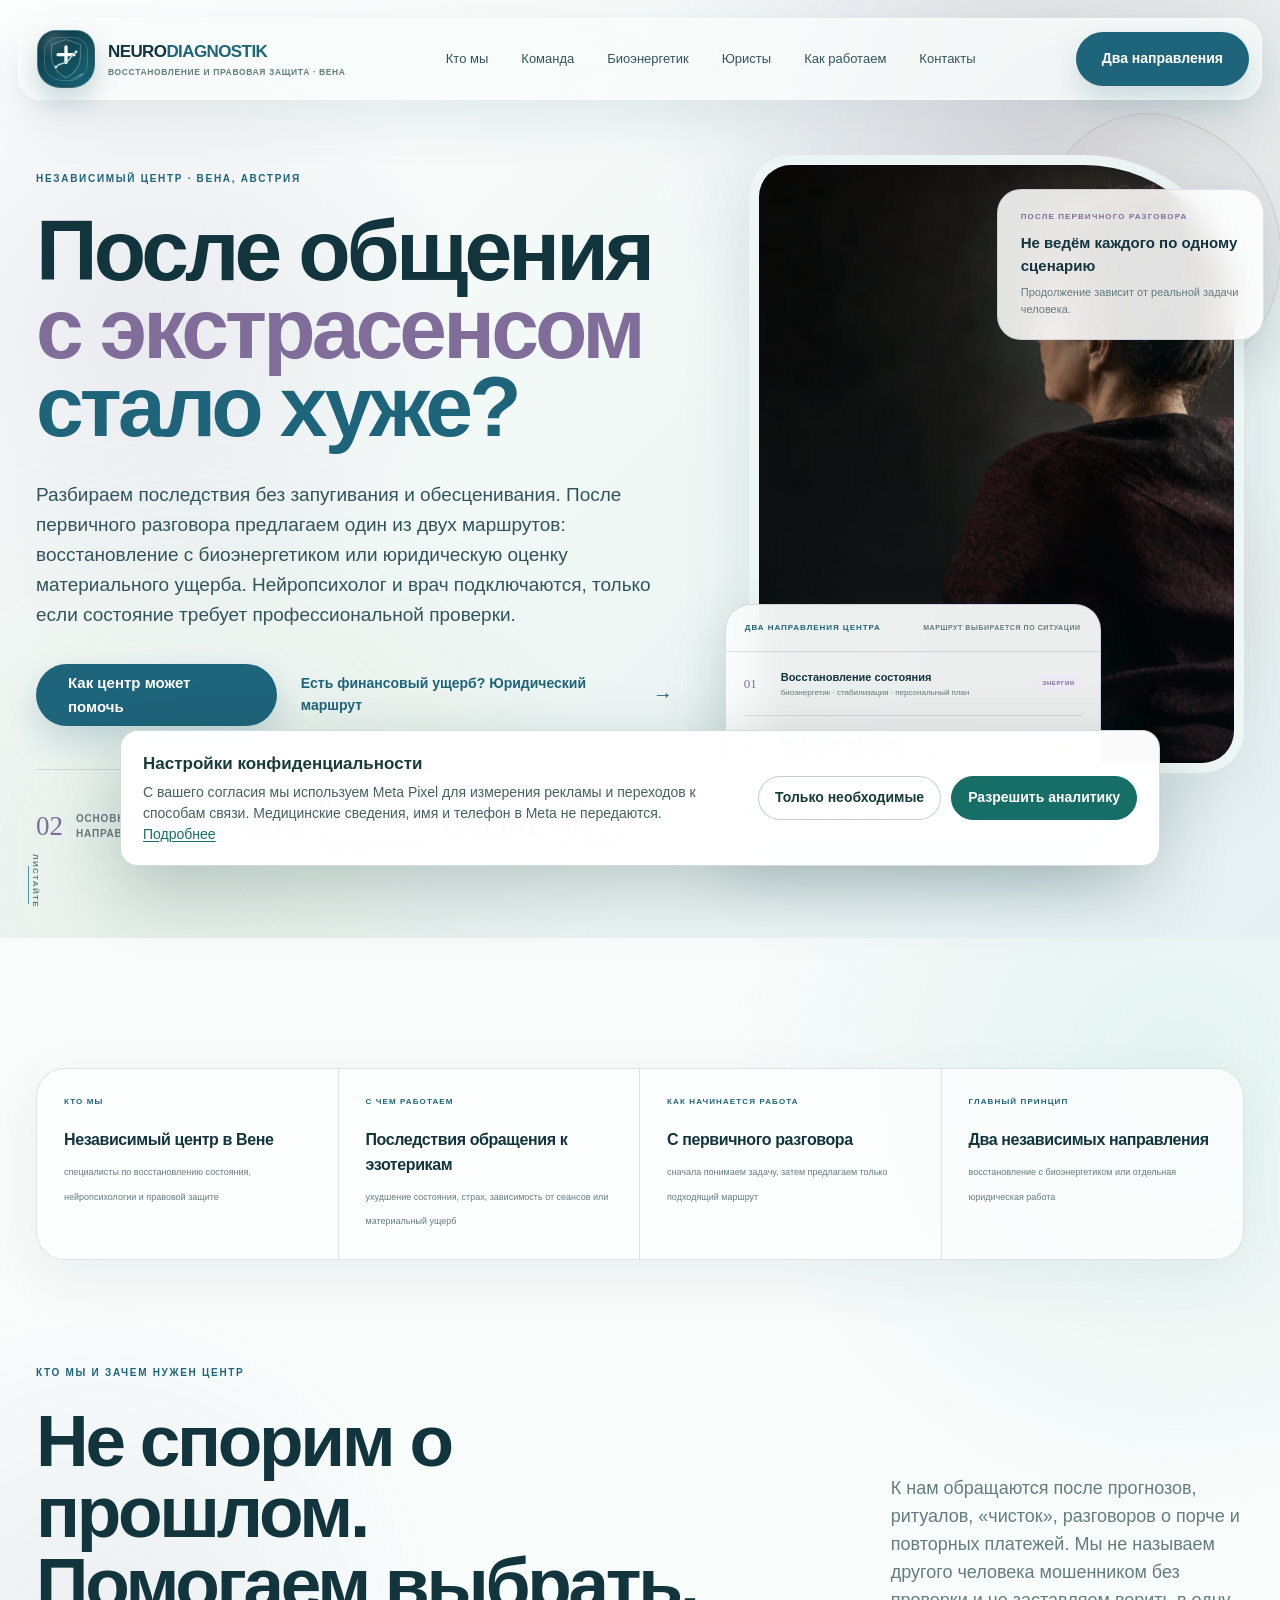
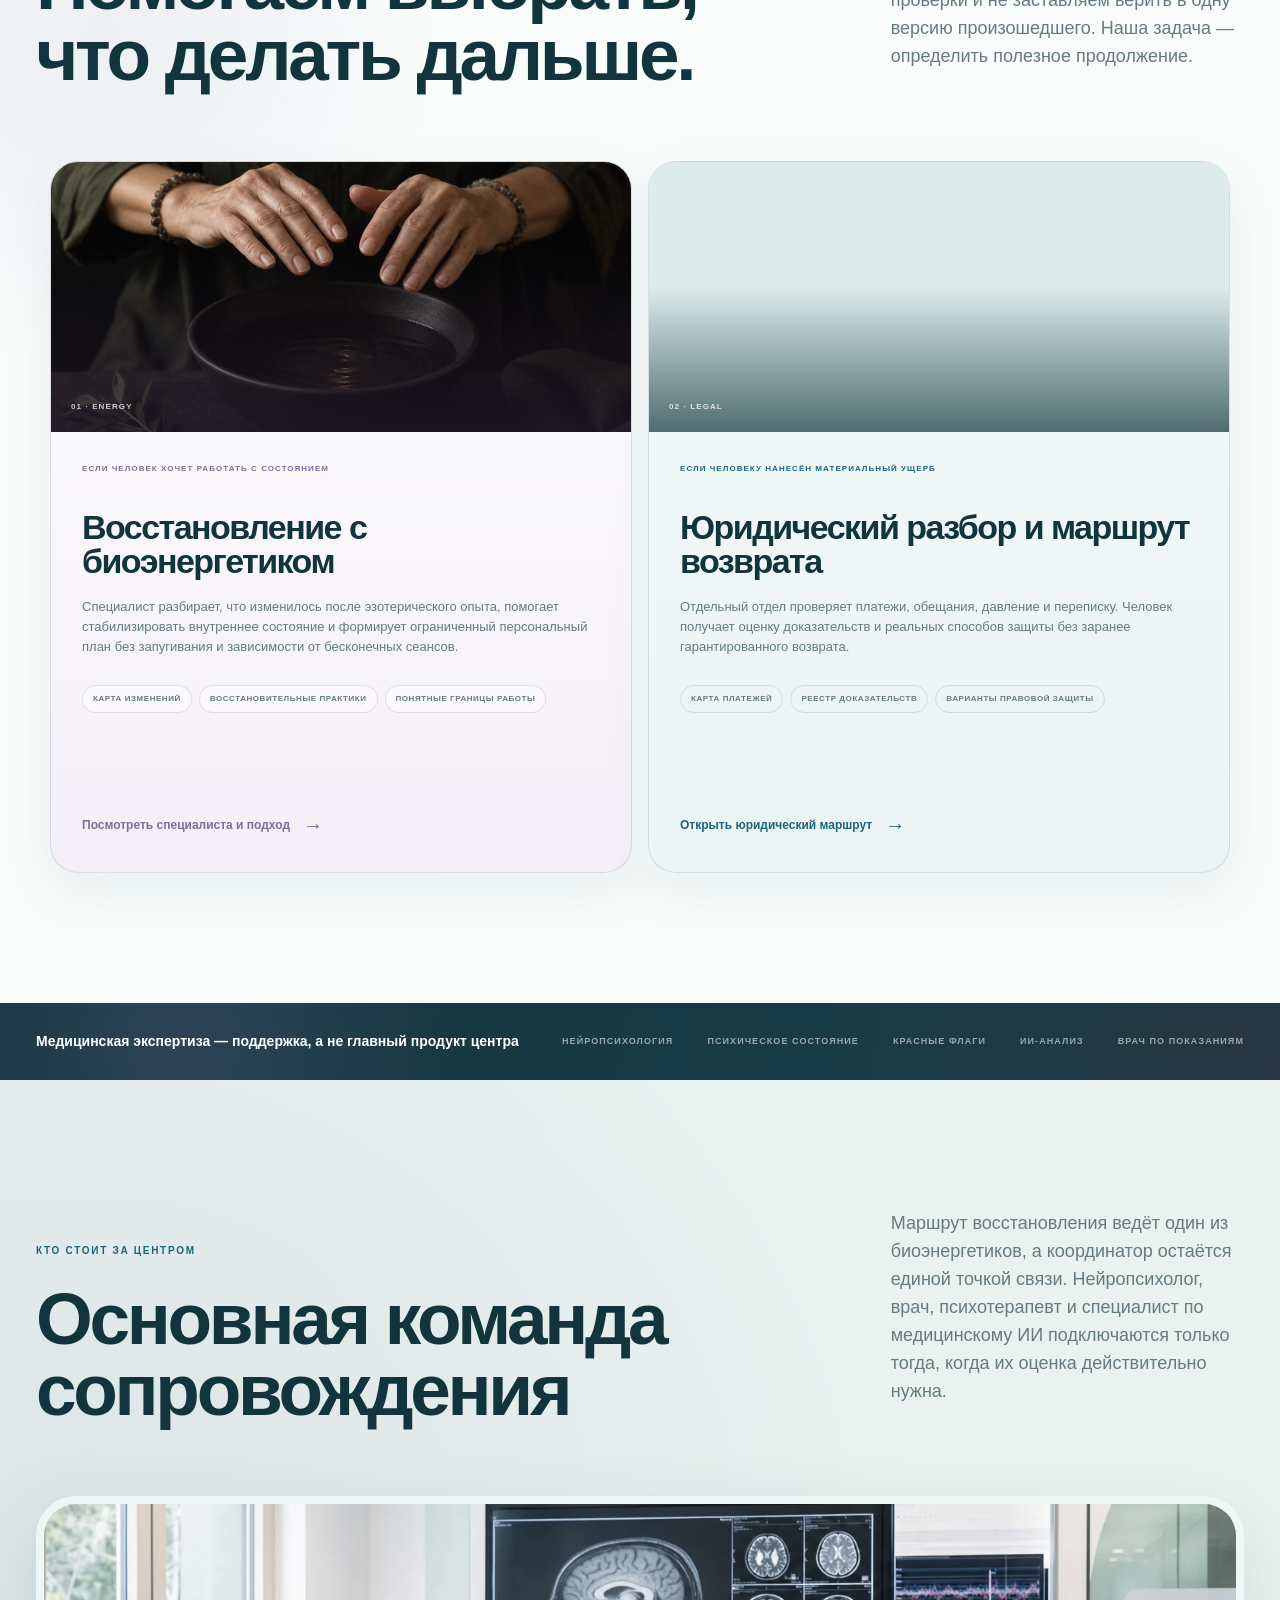
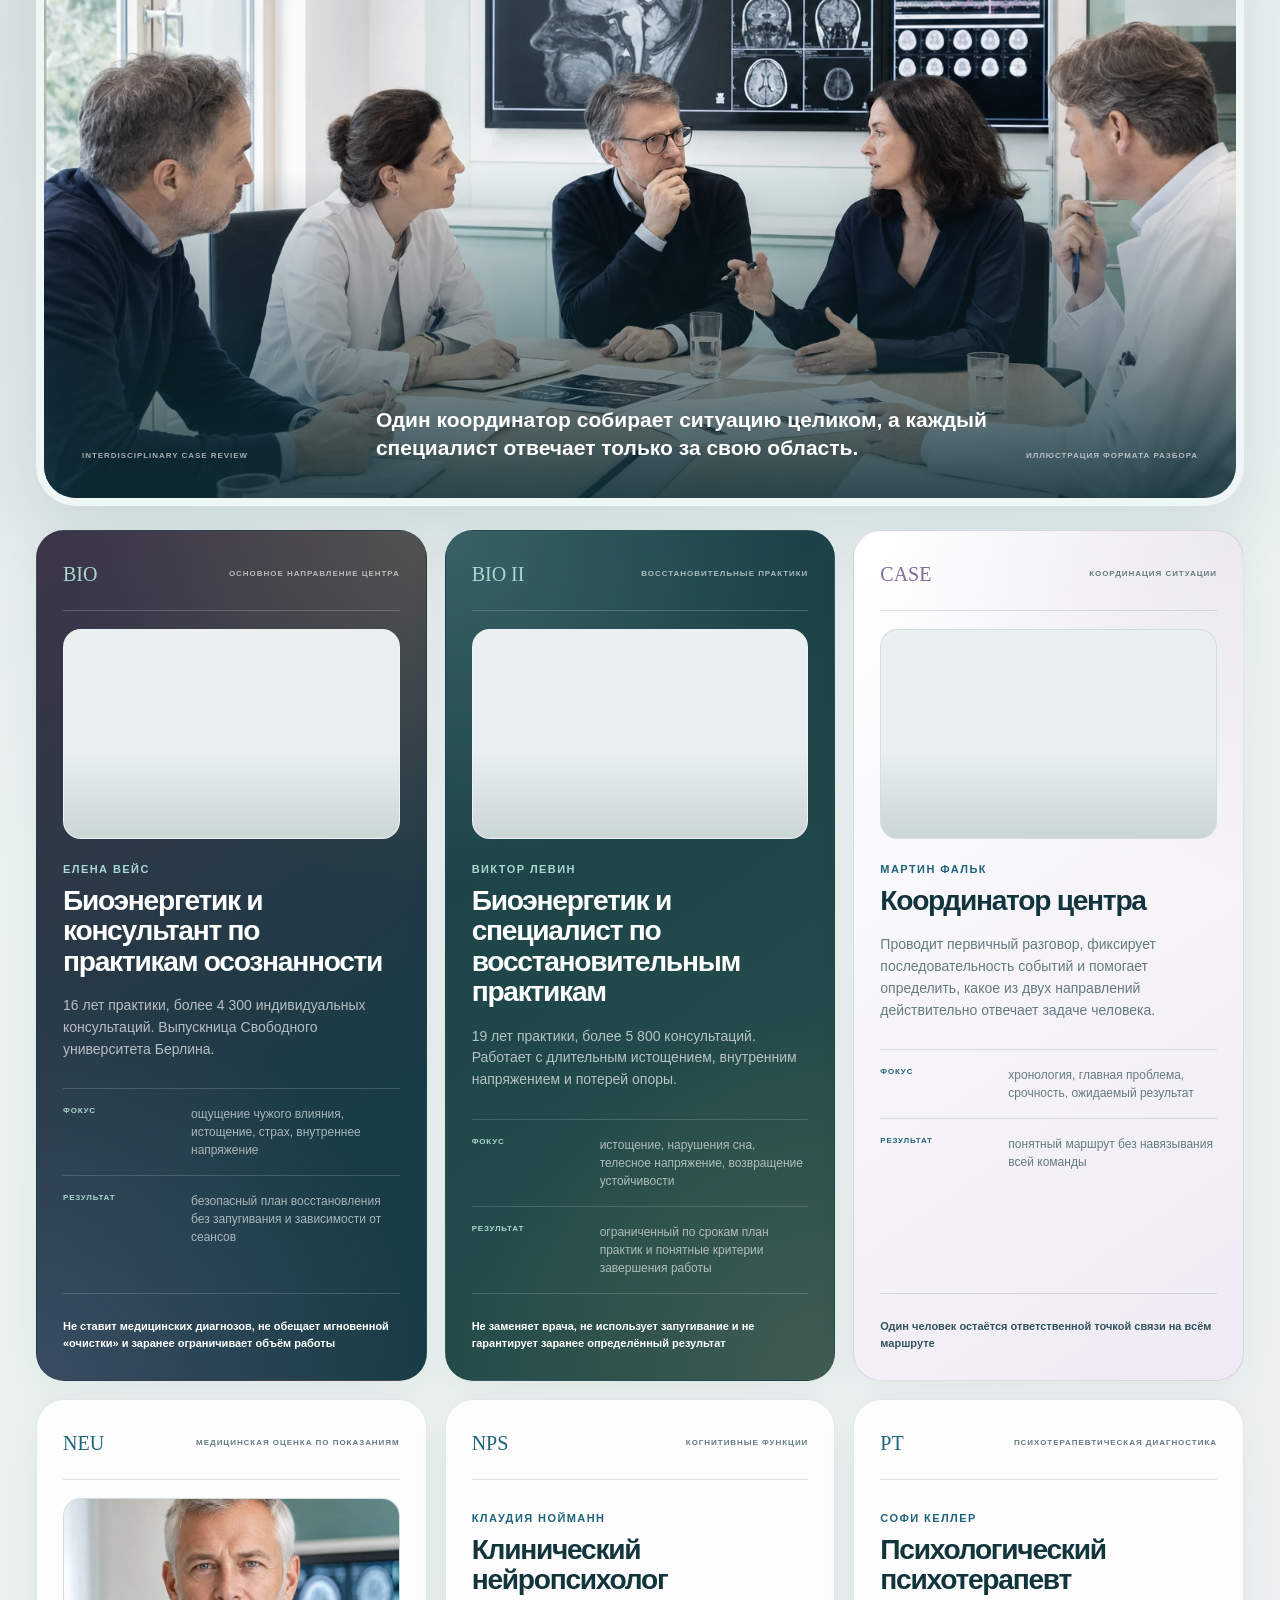
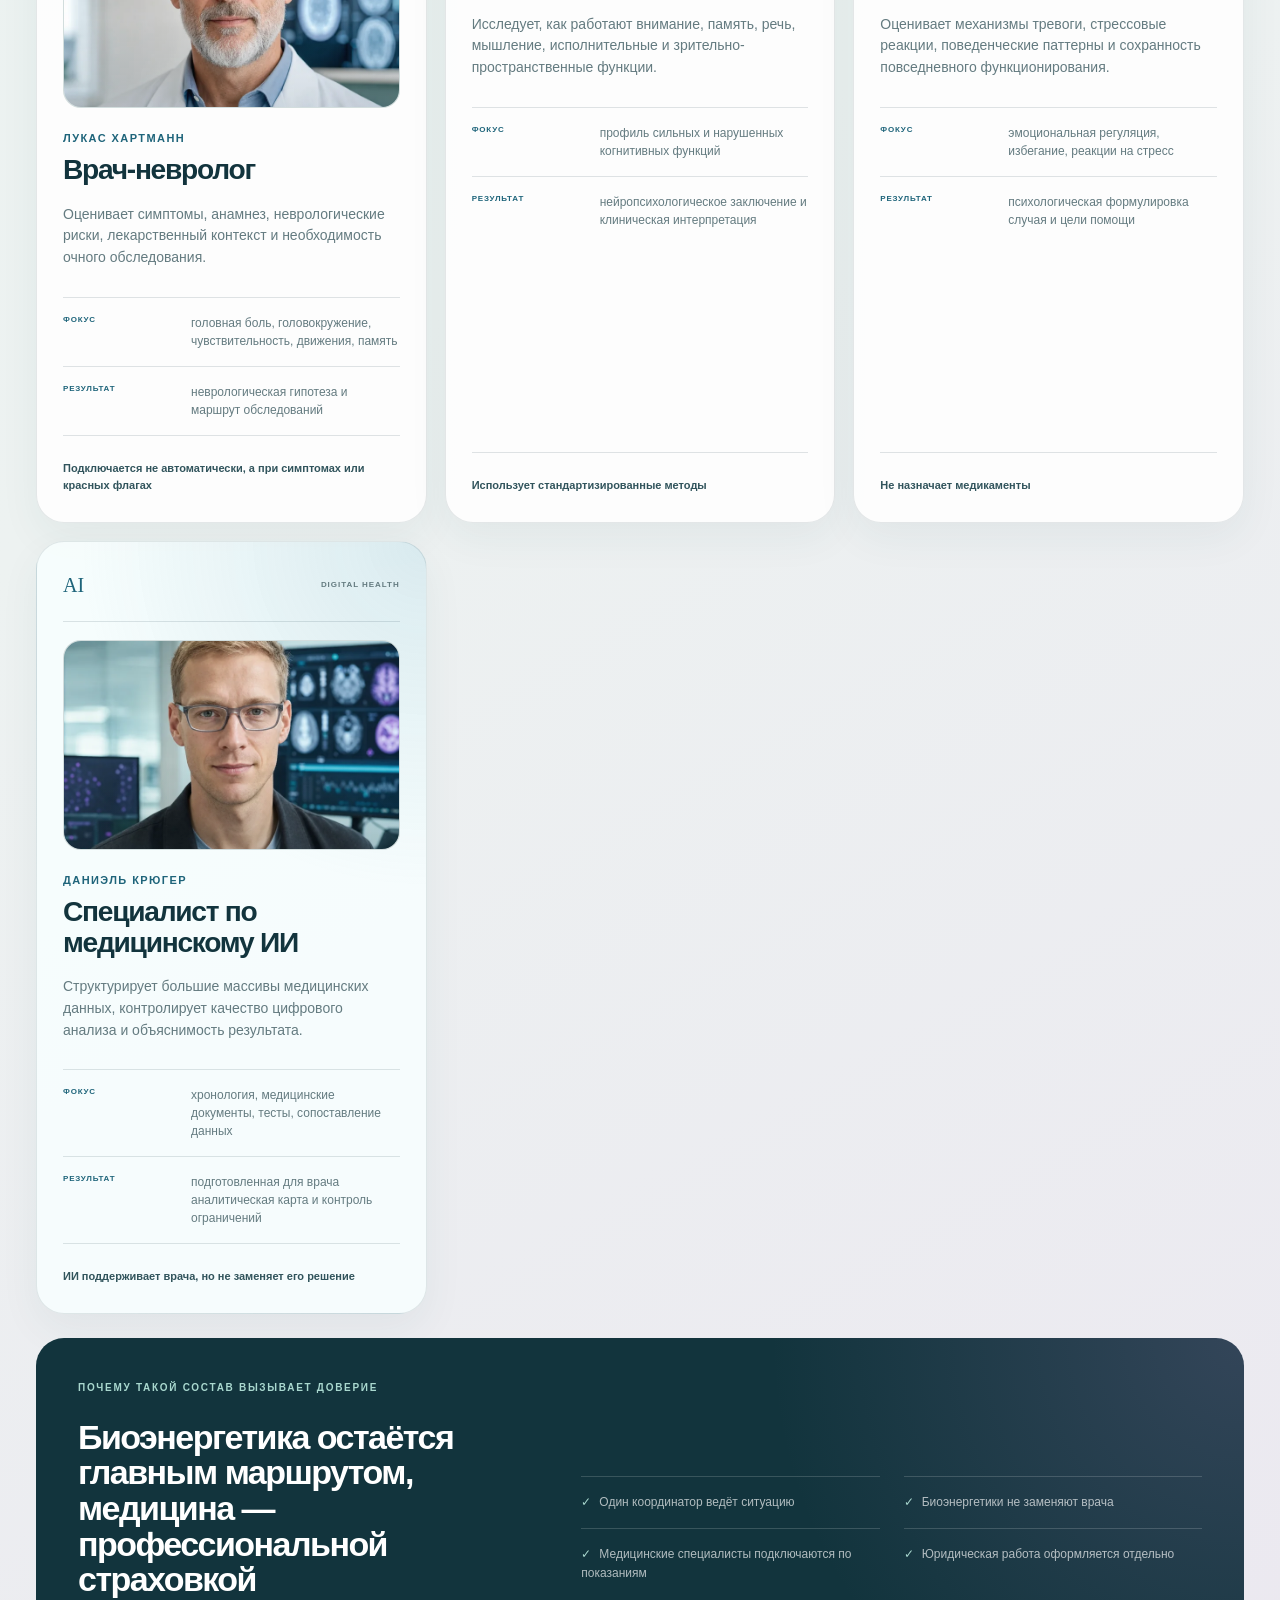
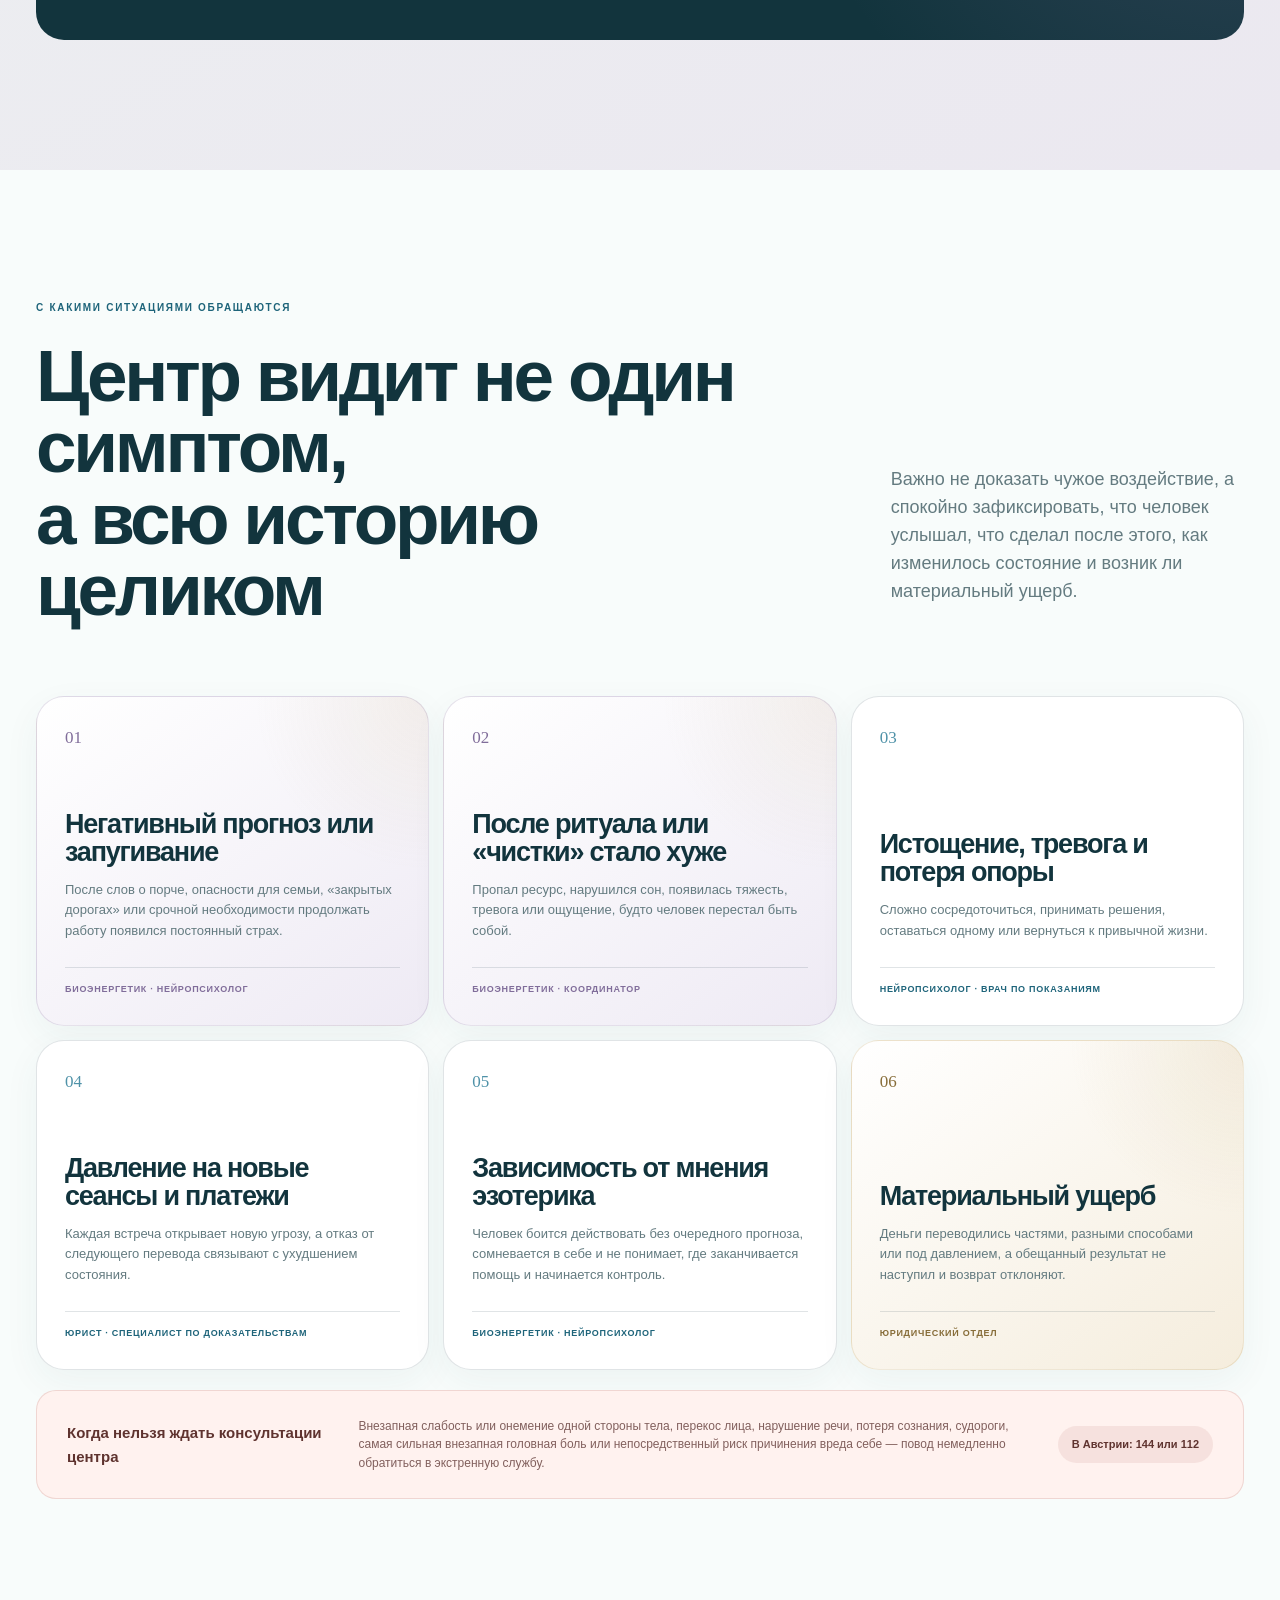
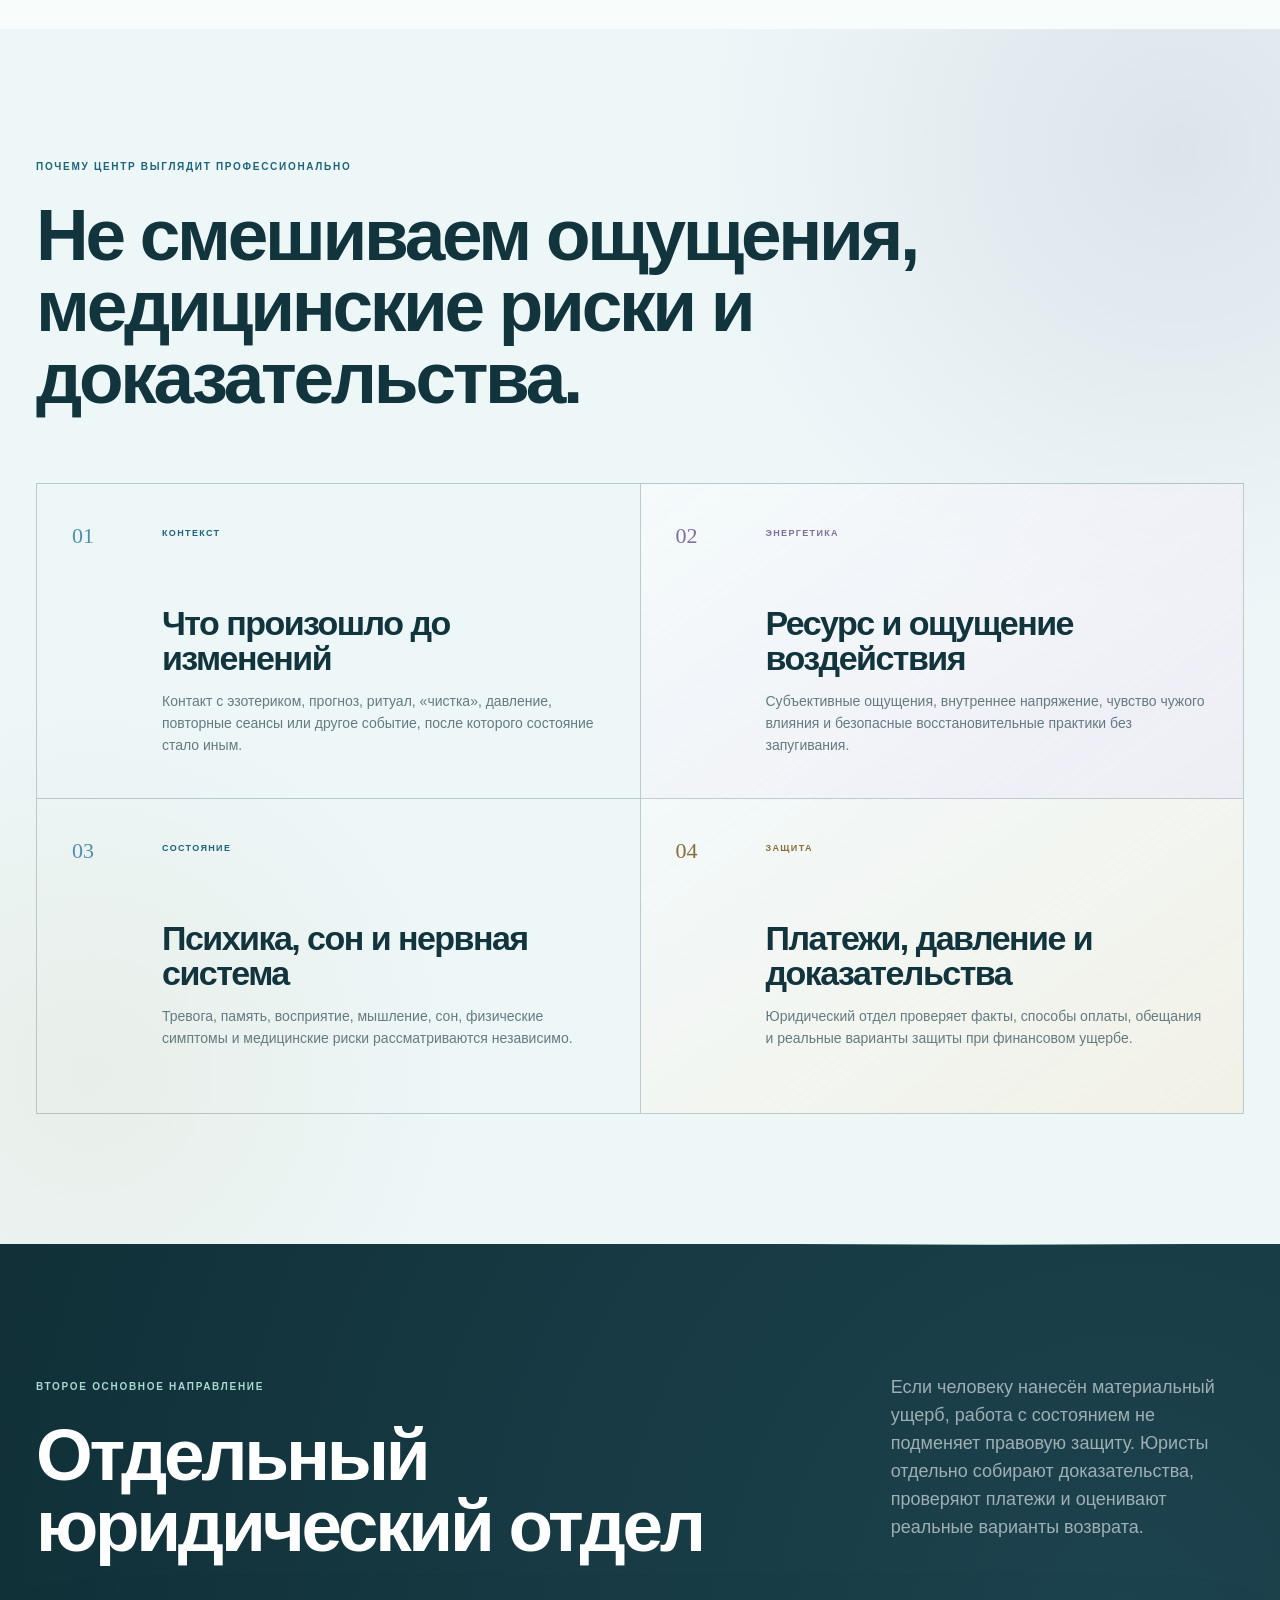
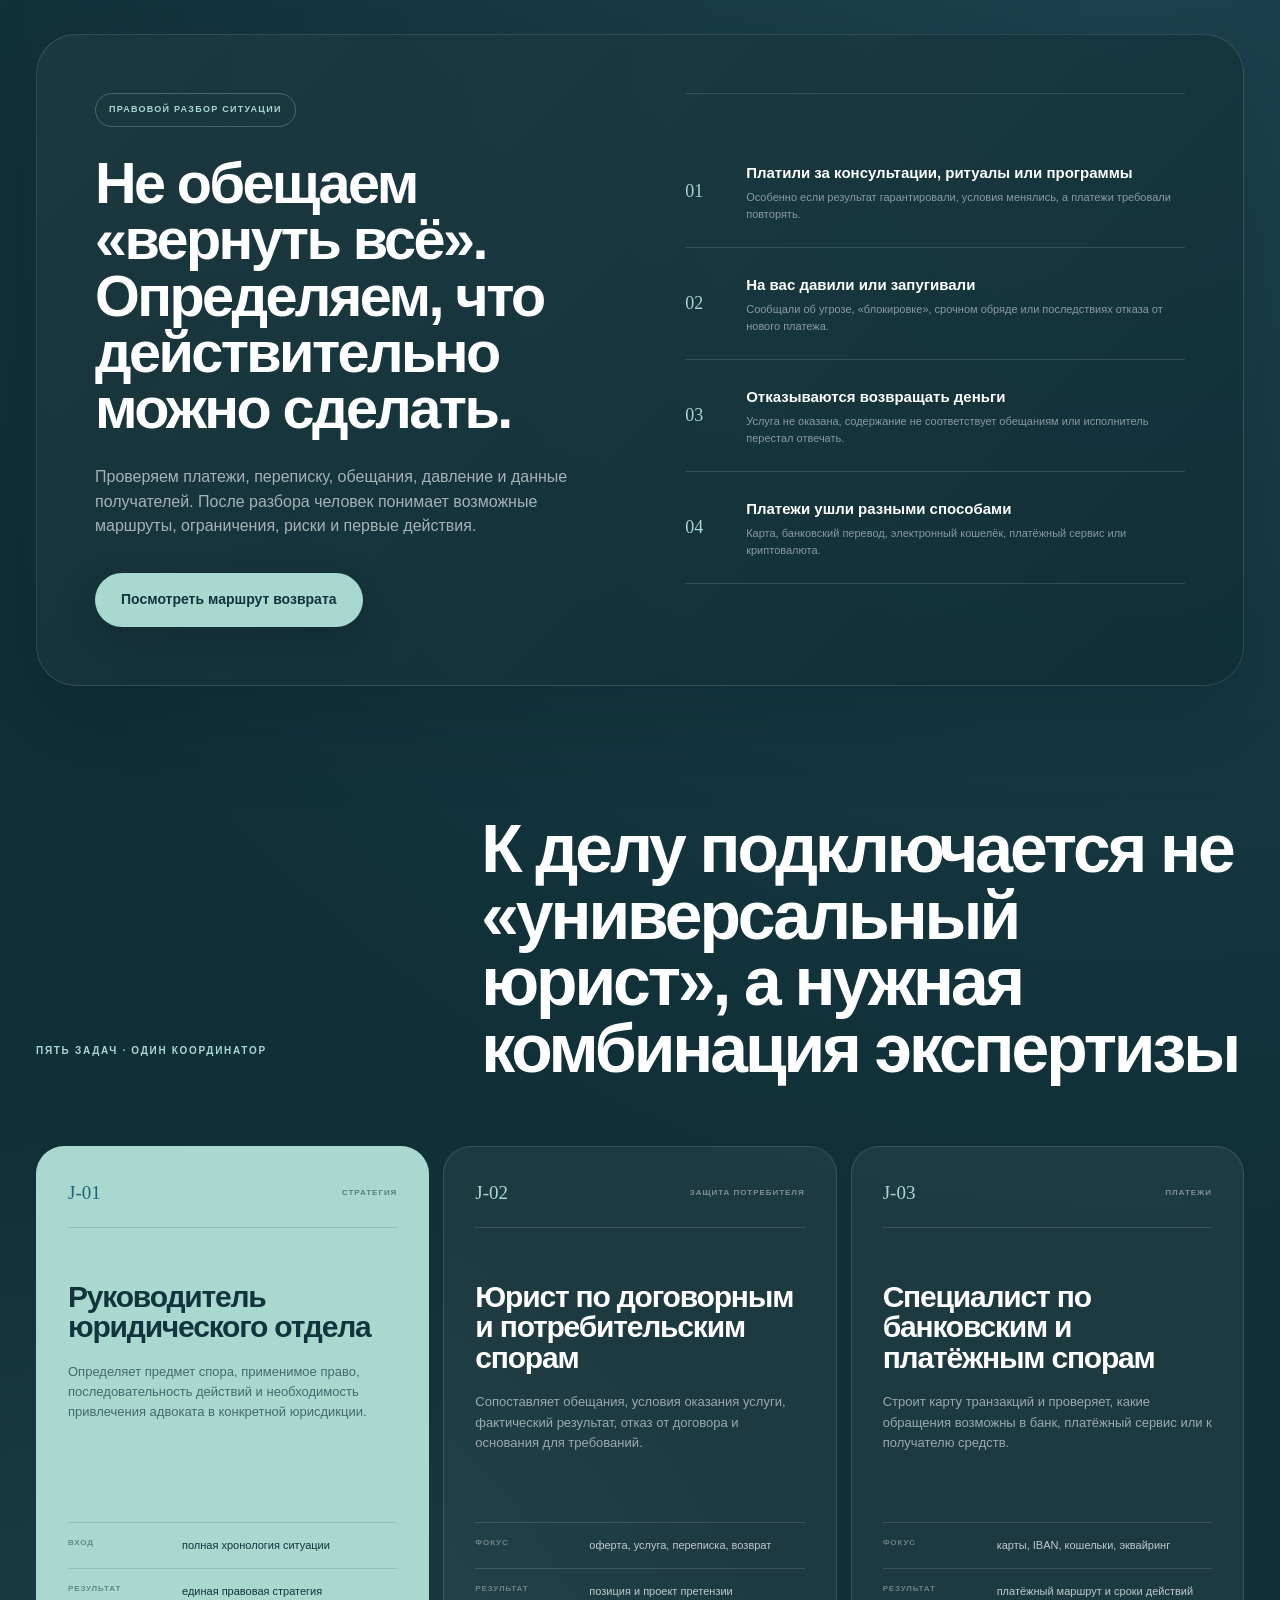
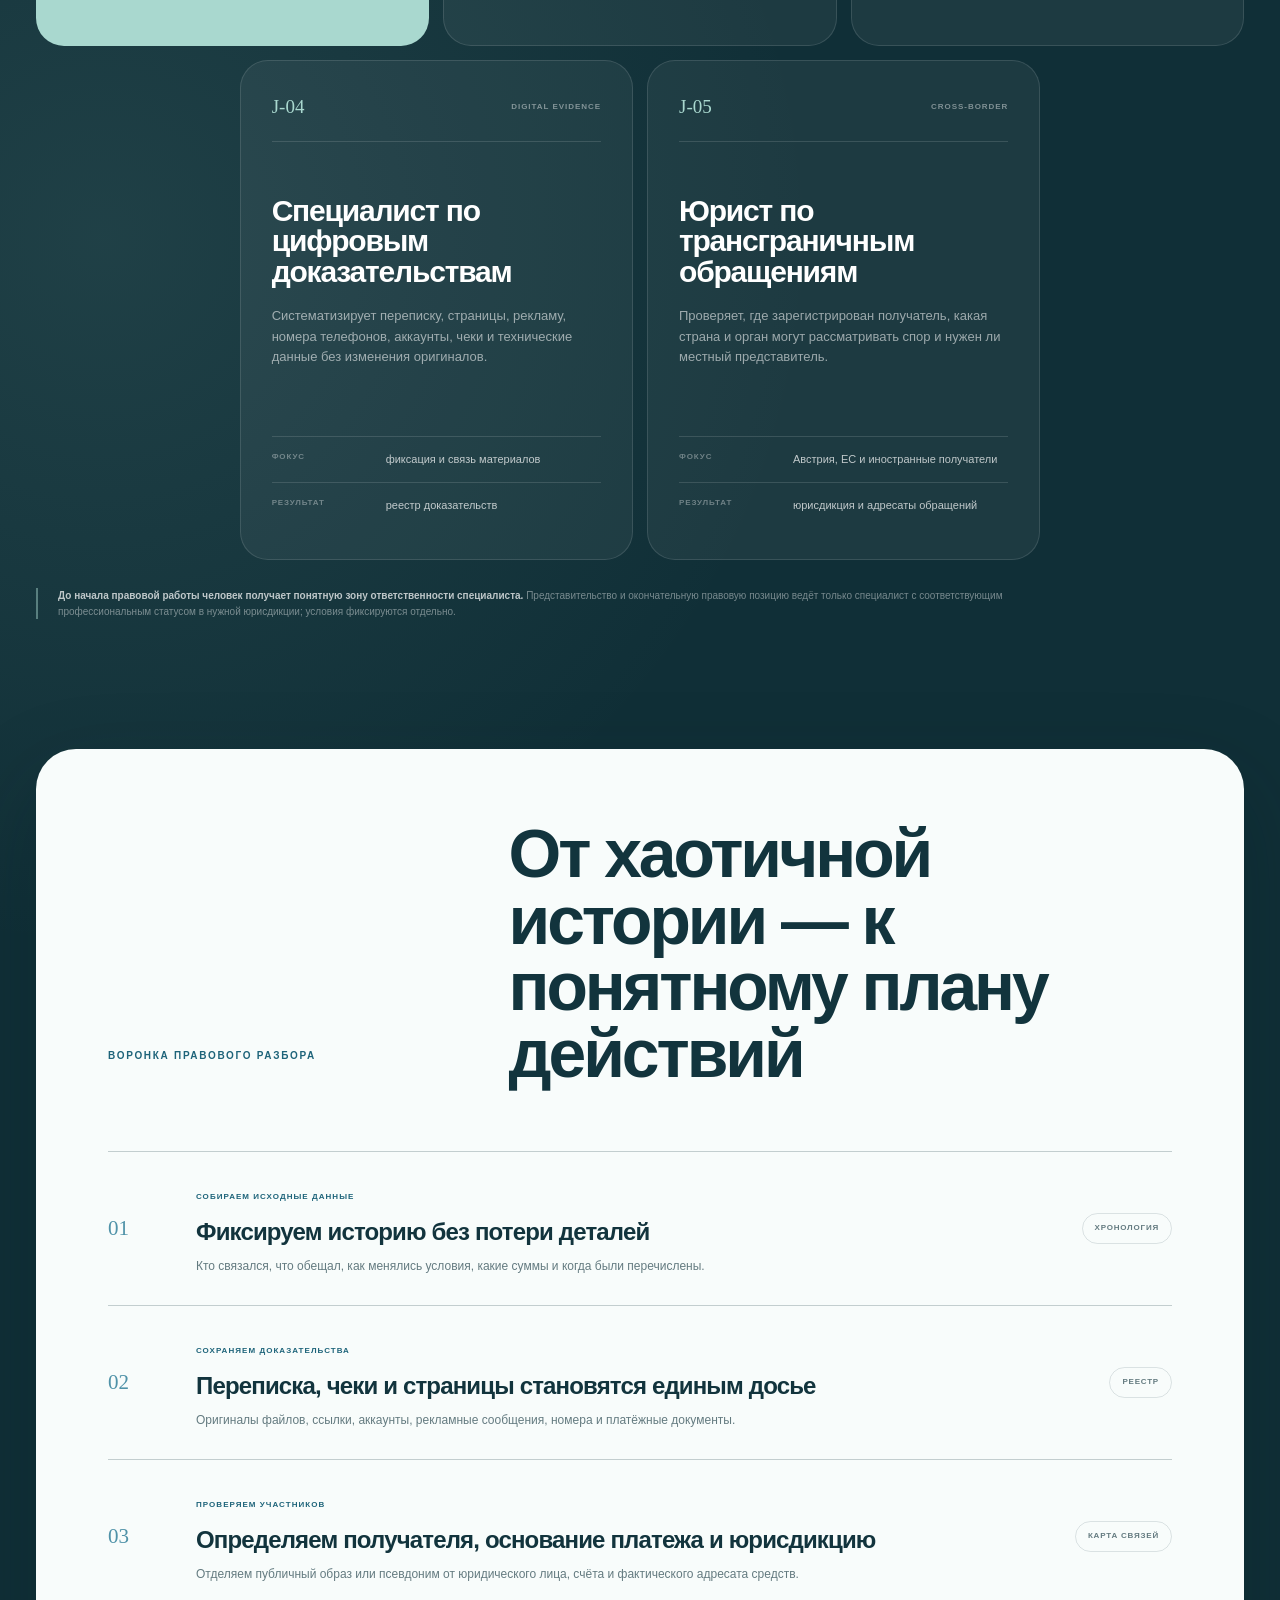
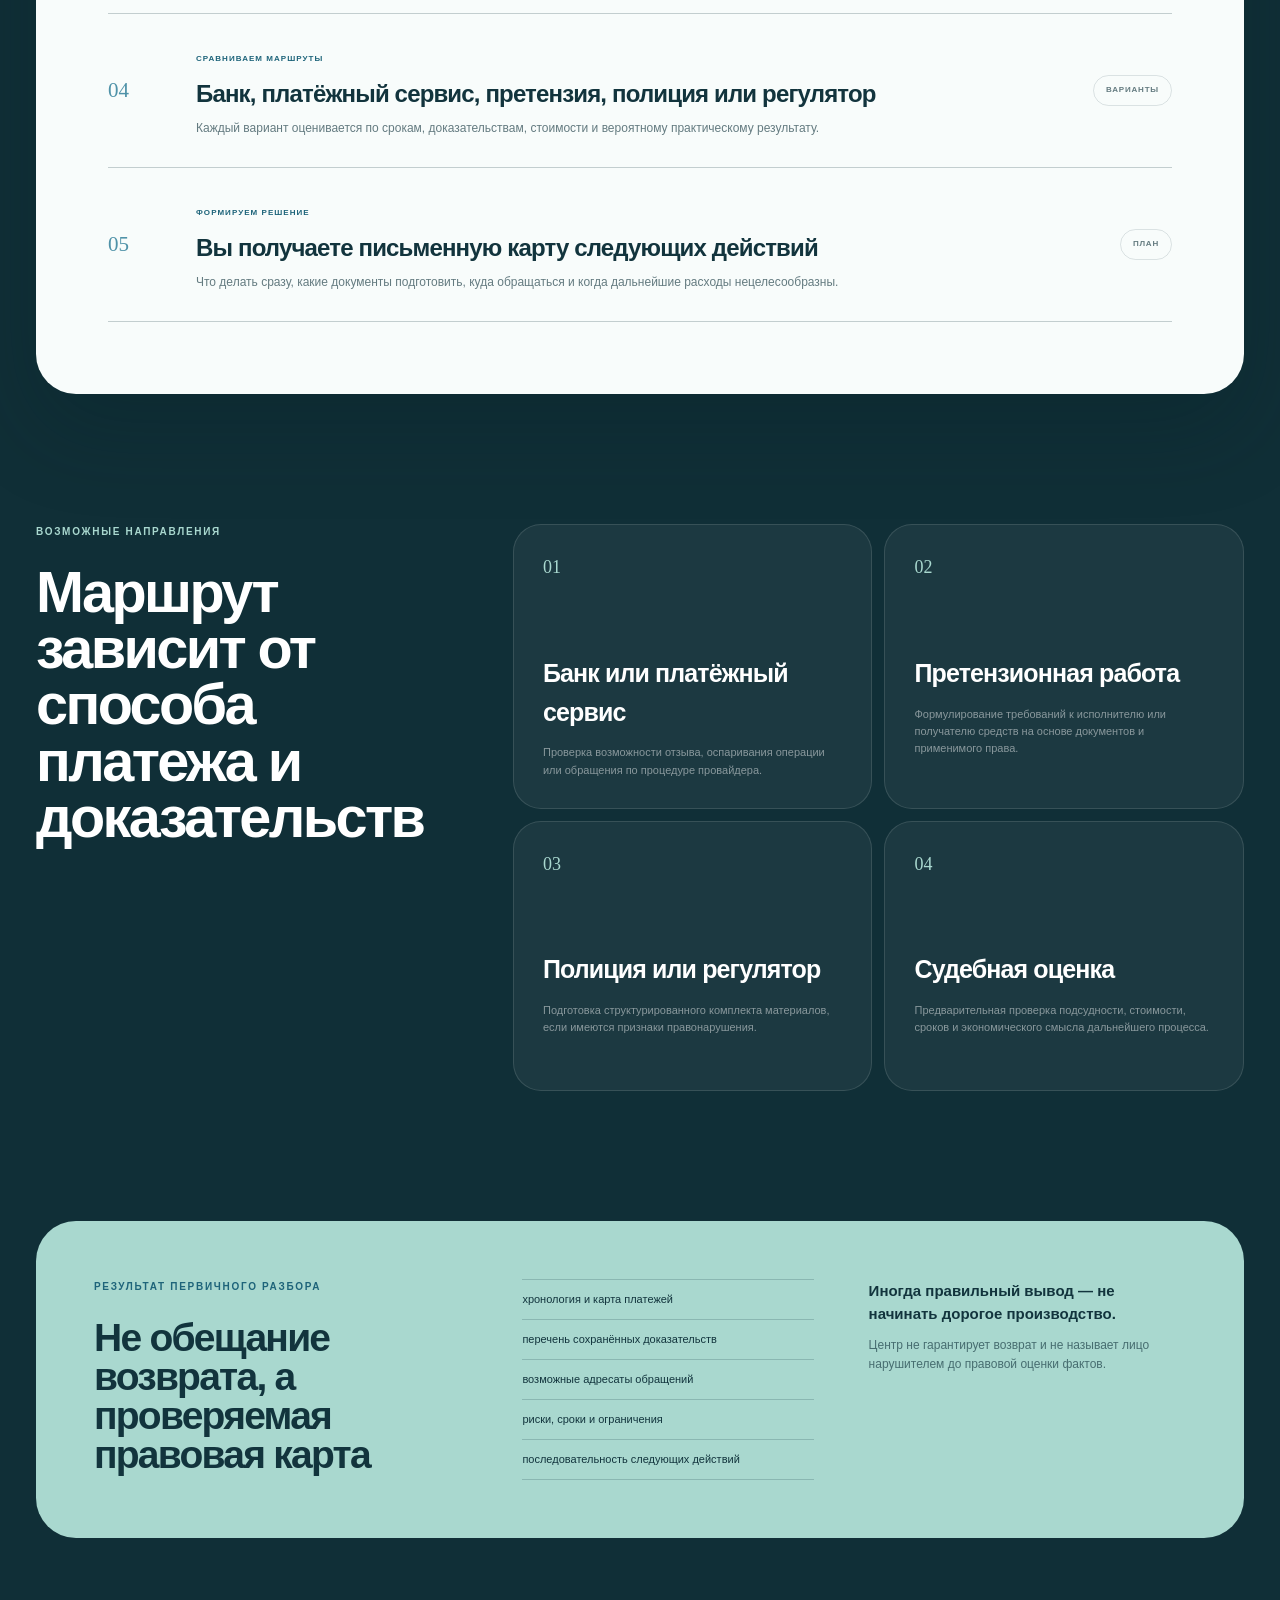
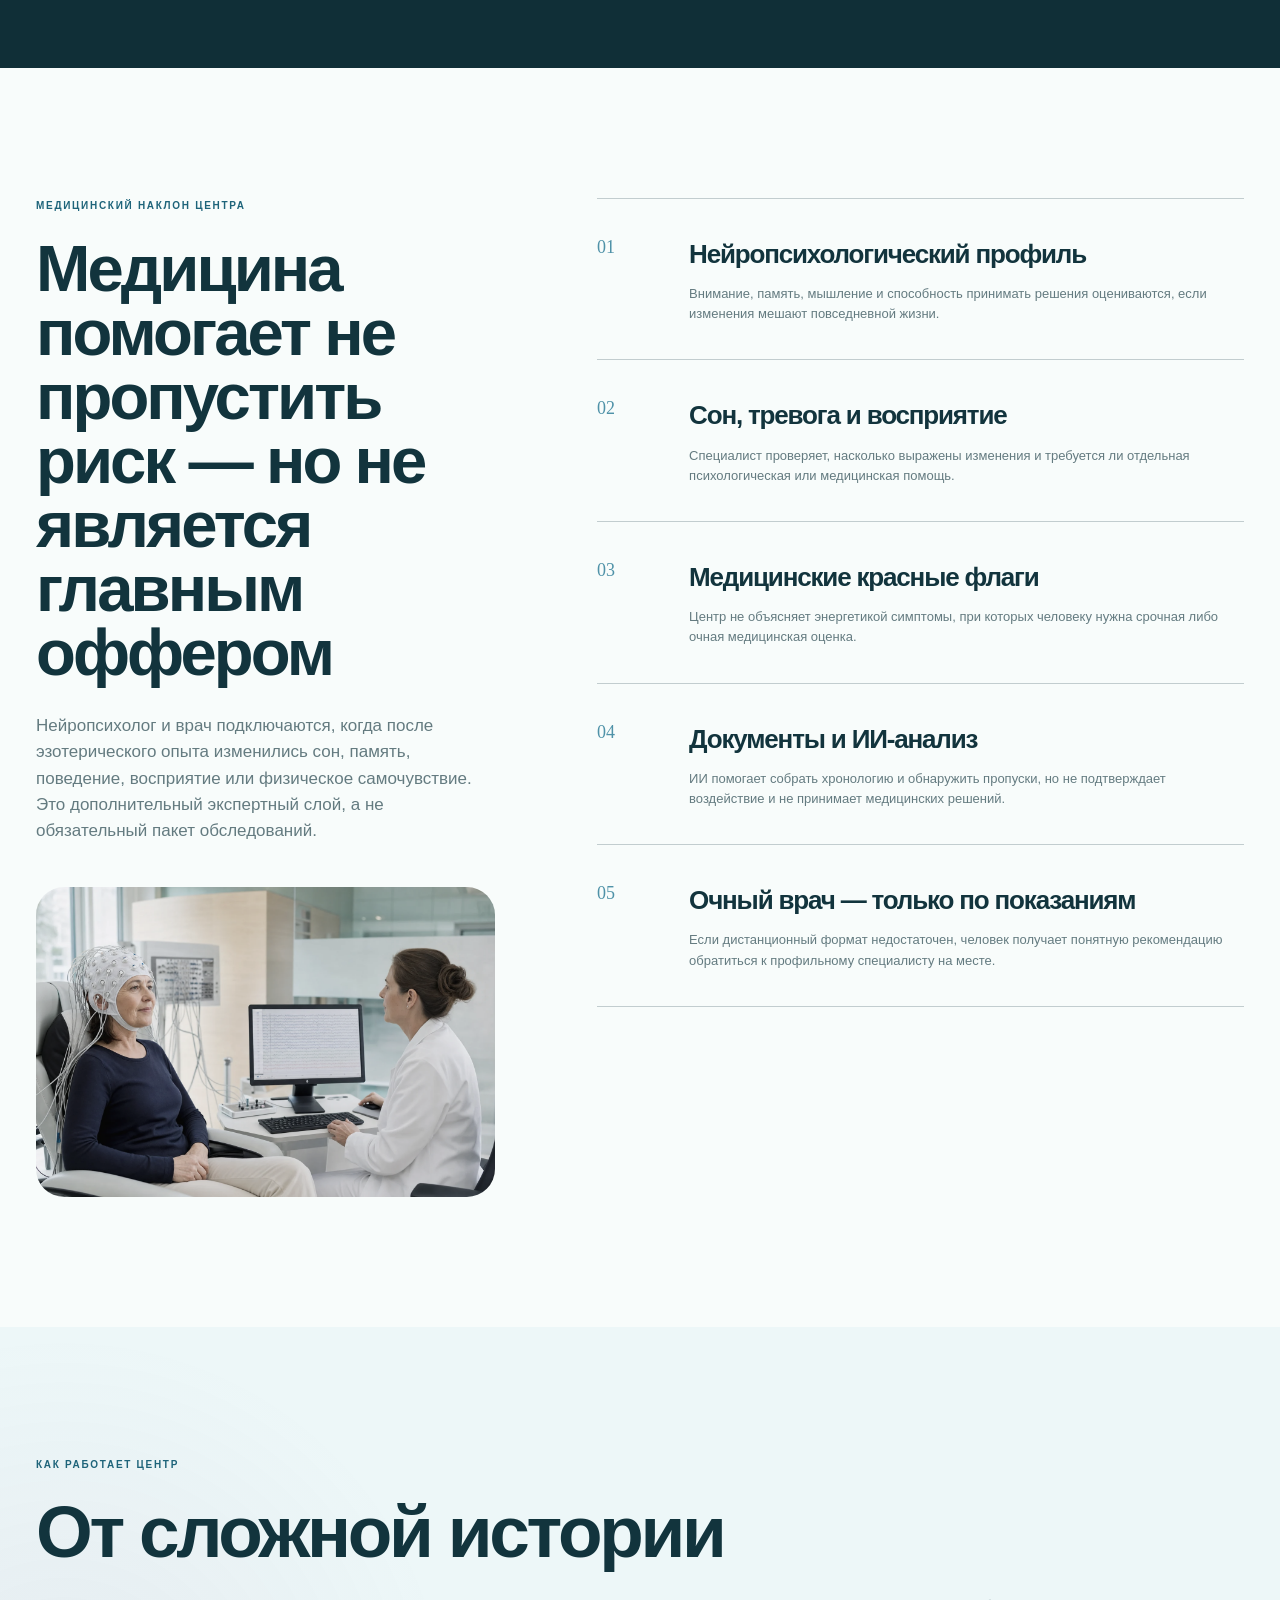
<file: index.html>
<!doctype html>
<html lang="ru">
<head>
  <meta charset="utf-8">
  <meta name="viewport" content="width=device-width, initial-scale=1">
  <meta name="description" content="NEURODIAGNOSTIK — независимый центр восстановления и правовой защиты в Вене, Австрия. Помощь биоэнергетика после негативного эзотерического опыта и отдельный юридический отдел при материальном ущербе.">
  <meta name="robots" content="index, follow, max-image-preview:large">
  <meta name="theme-color" content="#eaf6f4">
  <link rel="canonical" href="https://www.neuro-diagnostik.com/">
  <meta property="og:title" content="NEURODIAGNOSTIK — восстановление и правовая защита">
  <meta property="og:description" content="Два маршрута после негативного эзотерического опыта: восстановление с биоэнергетиком или юридическая оценка материального ущерба. Медицинские специалисты подключаются по показаниям.">
  <meta property="og:type" content="website">
  <meta property="og:locale" content="ru_RU">
  <meta property="og:url" content="https://www.neuro-diagnostik.com/">
  <title>NEURODIAGNOSTIK — восстановление после эзотерического воздействия и юридическая защита</title>
  <link rel="icon" href="favicon.svg" type="image/svg+xml">
  <link rel="stylesheet" href="medical.css?v=20260718-5">
  <link rel="stylesheet" href="directory-fix.css?v=20260721-1">
  <script src="medical.js" defer></script>
</head>
<body>
  <header class="site-header" id="top">
    <a class="brand" href="#top" aria-label="NEURODIAGNOSTIK — наверх">
      <span class="brand-mark" aria-hidden="true">
        <svg class="brand-emblem" viewBox="0 0 64 64" role="presentation"><path class="brand-shield" d="M32 5 52 12v17c0 13-8.5 23.5-20 29C20.5 52.5 12 42 12 29V12Z"/><path class="brand-cross" d="M32 15v22M21 26h22"/><path class="brand-neural" d="M18 43c5.5-6.5 11-3 16-7.5 4.5-4 5.5-9.5 12-13.5"/><circle class="brand-node" cx="18" cy="43" r="2.2"/><circle class="brand-node" cx="46" cy="22" r="2.2"/></svg>
      </span>
      <span class="brand-copy">
        <strong>NEURO<span>DIAGNOSTIK</span></strong>
        <small>Восстановление и правовая защита · Вена</small>
      </span>
    </a>

    <nav class="desktop-nav" aria-label="Основная навигация">
      <a href="#about">Кто мы</a>
      <a href="#specialists">Команда</a>
      <a href="#energy-specialist">Биоэнергетик</a>
      <a href="#lawyers">Юристы</a>
      <a href="#process">Как работаем</a>
      <a href="#contacts">Контакты</a>
    </nav>

    <a class="button button-primary header-cta" href="#routes">Два направления</a>
    <button class="menu-toggle" type="button" aria-label="Открыть меню" aria-expanded="false"><span></span><span></span></button>
  </header>

  <div class="mobile-menu" aria-hidden="true">
    <nav aria-label="Мобильная навигация">
      <a href="#about">Кто мы</a>
      <a href="#specialists">Команда</a>
      <a href="#energy-specialist">Биоэнергетик</a>
      <a href="#lawyers">Юристы</a>
      <a href="#process">Как работаем</a>
      <a href="#contacts">Контакты</a>
      <a class="button button-primary" href="#routes">Два направления</a>
    </nav>
  </div>

  <main>
    <section class="hero" aria-labelledby="hero-title">
      <div class="hero-ambient" aria-hidden="true"></div>
      <div class="section-shell hero-grid">
        <div class="hero-copy">
          <p class="eyebrow">Независимый центр · Вена, Австрия</p>
          <h1 id="hero-title">
            <span>После общения</span>
            <span>с экстрасенсом</span>
            <span>стало хуже?</span>
          </h1>
          <p class="hero-lead">Разбираем последствия без запугивания и обесценивания. После первичного разговора предлагаем один из двух маршрутов: восстановление с биоэнергетиком или юридическую оценку материального ущерба. Нейропсихолог и врач подключаются, только если состояние требует профессиональной проверки.</p>
          <div class="hero-actions">
            <a class="button button-primary button-large" href="#routes" data-cta-location="hero">Как центр может помочь</a>
            <a class="text-link" href="#lawyers">Есть финансовый ущерб? Юридический маршрут <span aria-hidden="true">→</span></a>
          </div>
          <ul class="hero-trust" aria-label="Ключевые особенности центра">
            <li><b>02</b><span>основных<br>направления</span></li>
            <li><b>SAFE</b><span>без запугивания<br>и обесценивания</span></li>
            <li><b>ONLINE</b><span>первичный разбор<br>дистанционно</span></li>
          </ul>
        </div>

        <div class="hero-visual" aria-label="Диагностический подход центра">
          <figure class="hero-photo hero-photo--state">
            <img src="assets/story-woman.webp" alt="Женщина размышляет об изменениях внутреннего состояния" width="1536" height="1024" decoding="async">
          </figure>
          <div class="case-summary-card">
            <div class="case-summary-head"><span>Два направления центра</span><small>Маршрут выбирается по ситуации</small></div>
            <div class="case-summary-rows">
              <div><b>01</b><span><strong>Восстановление состояния</strong><small>биоэнергетик · стабилизация · персональный план</small></span><i>ЭНЕРГИЯ</i></div>
              <div><b>02</b><span><strong>Материальный ущерб</strong><small>доказательства · банк · претензия · защита</small></span><i>ПРАВО</i></div>
            </div>
            <div class="case-summary-foot"><span>Поддержка</span><strong>Нейропсихолог и врач проверяют риски при необходимости</strong></div>
          </div>
          <div class="hero-note"><small>После первичного разговора</small><strong>Не ведём каждого по одному сценарию</strong><span>Продолжение зависит от реальной задачи человека.</span></div>
        </div>
      </div>
      <a class="scroll-cue" href="#about" aria-label="Перейти к описанию центра">Листайте</a>
    </section>

    <section class="section-pad clinic-entry" id="about">
      <div class="section-shell">
        <div class="clinic-facts reveal-group" aria-label="Формат работы центра">
          <article><span>Кто мы</span><strong>Независимый центр в Вене</strong><small>специалисты по восстановлению состояния, нейропсихологии и правовой защите</small></article>
          <article><span>С чем работаем</span><strong>Последствия обращения к эзотерикам</strong><small>ухудшение состояния, страх, зависимость от сеансов или материальный ущерб</small></article>
          <article><span>Как начинается работа</span><strong>С первичного разговора</strong><small>сначала понимаем задачу, затем предлагаем только подходящий маршрут</small></article>
          <article><span>Главный принцип</span><strong>Два независимых направления</strong><small>восстановление с биоэнергетиком или отдельная юридическая работа</small></article>
        </div>

        <div class="section-heading entry-heading reveal-group" id="routes">
          <div><p class="eyebrow">Кто мы и зачем нужен центр</p><h2>Не спорим о прошлом.<br>Помогаем выбрать, что делать дальше.</h2></div>
          <p>К нам обращаются после прогнозов, ритуалов, «чисток», разговоров о порче и повторных платежей. Мы не называем другого человека мошенником без проверки и не заставляем верить в одну версию произошедшего. Наша задача — определить полезное продолжение.</p>
        </div>

        <div class="appointment-grid appointment-grid--two reveal-group">
          <article class="appointment-card appointment-card--energy">
            <figure><img src="assets/route-energy.webp" alt="Специалист проводит спокойную восстановительную энергетическую практику" width="1536" height="1024" loading="lazy" decoding="async"><span>01 · Energy</span></figure>
            <div><small>Если человек хочет работать с состоянием</small><h3>Восстановление с биоэнергетиком</h3><p>Специалист разбирает, что изменилось после эзотерического опыта, помогает стабилизировать внутреннее состояние и формирует ограниченный персональный план без запугивания и зависимости от бесконечных сеансов.</p><ul><li>карта изменений</li><li>восстановительные практики</li><li>понятные границы работы</li></ul><a class="text-link" href="#energy-specialist" data-cta-location="entry_energy">Посмотреть специалиста и подход <span aria-hidden="true">→</span></a></div>
          </article>

          <article class="appointment-card appointment-card--law">
            <figure><img src="assets/route-law.webp" alt="Подготовка платёжных документов для юридической оценки" width="1536" height="1024" loading="lazy" decoding="async"><span>02 · Legal</span></figure>
            <div><small>Если человеку нанесён материальный ущерб</small><h3>Юридический разбор и маршрут возврата</h3><p>Отдельный отдел проверяет платежи, обещания, давление и переписку. Человек получает оценку доказательств и реальных способов защиты без заранее гарантированного возврата.</p><ul><li>карта платежей</li><li>реестр доказательств</li><li>варианты правовой защиты</li></ul><a class="text-link" href="#lawyers" data-cta-location="entry_legal">Открыть юридический маршрут <span aria-hidden="true">→</span></a></div>
          </article>
        </div>

      </div>
    </section>

    <section class="medical-strip reveal-group" aria-label="Принципы центра">
      <div class="section-shell medical-strip-grid">
        <p>Медицинская экспертиза — поддержка, а не главный продукт центра</p>
        <span>Нейропсихология</span><span>Психическое состояние</span><span>Красные флаги</span><span>ИИ-анализ</span><span>Врач по показаниям</span>
      </div>
    </section>

    <section class="section-pad directions" id="directions">
      <div class="section-shell">
        <div class="section-heading reveal-group">
          <div><p class="eyebrow">С какими ситуациями обращаются</p><h2>Центр видит не один симптом,<br>а всю историю целиком</h2></div>
          <p>Важно не доказать чужое воздействие, а спокойно зафиксировать, что человек услышал, что сделал после этого, как изменилось состояние и возник ли материальный ущерб.</p>
        </div>

        <div class="symptom-grid symptom-grid--situations reveal-group">
          <article class="symptom-card--energy"><span>01</span><h3>Негативный прогноз или запугивание</h3><p>После слов о порче, опасности для семьи, «закрытых дорогах» или срочной необходимости продолжать работу появился постоянный страх.</p><small>Биоэнергетик · нейропсихолог</small></article>
          <article class="symptom-card--energy"><span>02</span><h3>После ритуала или «чистки» стало хуже</h3><p>Пропал ресурс, нарушился сон, появилась тяжесть, тревога или ощущение, будто человек перестал быть собой.</p><small>Биоэнергетик · координатор</small></article>
          <article><span>03</span><h3>Истощение, тревога и потеря опоры</h3><p>Сложно сосредоточиться, принимать решения, оставаться одному или вернуться к привычной жизни.</p><small>Нейропсихолог · врач по показаниям</small></article>
          <article><span>04</span><h3>Давление на новые сеансы и платежи</h3><p>Каждая встреча открывает новую угрозу, а отказ от следующего перевода связывают с ухудшением состояния.</p><small>Юрист · специалист по доказательствам</small></article>
          <article><span>05</span><h3>Зависимость от мнения эзотерика</h3><p>Человек боится действовать без очередного прогноза, сомневается в себе и не понимает, где заканчивается помощь и начинается контроль.</p><small>Биоэнергетик · нейропсихолог</small></article>
          <article class="symptom-card--protect"><span>06</span><h3>Материальный ущерб</h3><p>Деньги переводились частями, разными способами или под давлением, а обещанный результат не наступил и возврат отклоняют.</p><small>Юридический отдел</small></article>
        </div>

        <aside class="emergency-note reveal-group">
          <strong>Когда нельзя ждать консультации центра</strong>
          <p>Внезапная слабость или онемение одной стороны тела, перекос лица, нарушение речи, потеря сознания, судороги, самая сильная внезапная головная боль или непосредственный риск причинения вреда себе — повод немедленно обратиться в экстренную службу.</p>
          <span>В Австрии: 144 или 112</span>
        </aside>
      </div>
    </section>

    <section class="section-pad diagnostic-model" id="model">
      <div class="section-shell">
        <div class="model-intro reveal-group">
          <p class="eyebrow">Почему центр выглядит профессионально</p>
          <h2>Не смешиваем ощущения,<br>медицинские риски и доказательства.</h2>
        </div>
        <div class="model-grid reveal-group">
          <article><span>01</span><div><small>Контекст</small><h3>Что произошло до изменений</h3><p>Контакт с эзотериком, прогноз, ритуал, «чистка», давление, повторные сеансы или другое событие, после которого состояние стало иным.</p></div></article>
          <article class="model-card--energy"><span>02</span><div><small>Энергетика</small><h3>Ресурс и ощущение воздействия</h3><p>Субъективные ощущения, внутреннее напряжение, чувство чужого влияния и безопасные восстановительные практики без запугивания.</p></div></article>
          <article><span>03</span><div><small>Состояние</small><h3>Психика, сон и нервная система</h3><p>Тревога, память, восприятие, мышление, сон, физические симптомы и медицинские риски рассматриваются независимо.</p></div></article>
          <article class="model-card--protect"><span>04</span><div><small>Защита</small><h3>Платежи, давление и доказательства</h3><p>Юридический отдел проверяет факты, способы оплаты, обещания и реальные варианты защиты при финансовом ущербе.</p></div></article>
        </div>
      </div>
    </section>

    <section class="section-pad specialists" id="specialists">
      <div class="section-shell">
        <div class="section-heading reveal-group">
          <div><p class="eyebrow">Кто стоит за центром</p><h2>Основная команда сопровождения</h2></div>
          <p>Маршрут восстановления ведёт один из биоэнергетиков, а координатор остаётся единой точкой связи. Нейропсихолог, врач, психотерапевт и специалист по медицинскому ИИ подключаются только тогда, когда их оценка действительно нужна.</p>
        </div>

        <figure class="board-photo reveal-group">
          <img src="assets/neurovia-board-v2.webp" alt="Команда специалистов обсуждает сложную ситуацию клиента" width="1536" height="1024" loading="lazy" decoding="async">
          <figcaption><span>Interdisciplinary Case Review</span><strong>Один координатор собирает ситуацию целиком, а каждый специалист отвечает только за свою область.</strong><small>Иллюстрация формата разбора</small></figcaption>
        </figure>

        <div class="specialist-grid reveal-group">
          <article class="specialist-card specialist-card--lead specialist-card--energy-lead specialist-card--portrait" id="energy-specialist">
            <div class="specialist-card-top"><span>BIO</span><small>Основное направление центра</small></div>
            <figure class="specialist-photo"><img src="assets/specialist-rimma-weiss-v3.webp" alt="Елена Вейс, биоэнергетик и специалист по практикам осознанности" width="768" height="1152" loading="lazy" decoding="async"></figure>
            <p class="specialist-person">Елена Вейс</p>
            <h3>Биоэнергетик и консультант по практикам осознанности</h3>
            <p>16 лет практики, более 4 300 индивидуальных консультаций. Выпускница Свободного университета Берлина.</p>
            <dl><div><dt>Фокус</dt><dd>ощущение чужого влияния, истощение, страх, внутреннее напряжение</dd></div><div><dt>Результат</dt><dd>безопасный план восстановления без запугивания и зависимости от сеансов</dd></div></dl>
            <b>Не ставит медицинских диагнозов, не обещает мгновенной «очистки» и заранее ограничивает объём работы</b>
          </article>
          <article class="specialist-card specialist-card--lead specialist-card--energy-secondary specialist-card--portrait">
            <div class="specialist-card-top"><span>BIO II</span><small>Восстановительные практики</small></div>
            <figure class="specialist-photo"><img src="assets/specialist-valeriy.webp" alt="Виктор Левин, биоэнергетик и специалист по восстановительным практикам" width="768" height="662" loading="lazy" decoding="async"></figure>
            <p class="specialist-person">Виктор Левин</p>
            <h3>Биоэнергетик и специалист по восстановительным практикам</h3>
            <p>19 лет практики, более 5 800 консультаций. Работает с длительным истощением, внутренним напряжением и потерей опоры.</p>
            <dl><div><dt>Фокус</dt><dd>истощение, нарушения сна, телесное напряжение, возвращение устойчивости</dd></div><div><dt>Результат</dt><dd>ограниченный по срокам план практик и понятные критерии завершения работы</dd></div></dl>
            <b>Не заменяет врача, не использует запугивание и не гарантирует заранее определённый результат</b>
          </article>
          <article class="specialist-card specialist-card--coordinator specialist-card--portrait">
            <div class="specialist-card-top"><span>CASE</span><small>Координация ситуации</small></div>
            <figure class="specialist-photo"><img src="assets/specialist-martin-falk.webp" alt="Мартин Фальк, координатор центра" width="768" height="1152" loading="lazy" decoding="async"></figure>
            <p class="specialist-person">Мартин Фальк</p>
            <h3>Координатор центра</h3>
            <p>Проводит первичный разговор, фиксирует последовательность событий и помогает определить, какое из двух направлений действительно отвечает задаче человека.</p>
            <dl><div><dt>Фокус</dt><dd>хронология, главная проблема, срочность, ожидаемый результат</dd></div><div><dt>Результат</dt><dd>понятный маршрут без навязывания всей команды</dd></div></dl>
            <b>Один человек остаётся ответственной точкой связи на всём маршруте</b>
          </article>
          <article class="specialist-card specialist-card--medical specialist-card--portrait">
            <div class="specialist-card-top"><span>NEU</span><small>Медицинская оценка по показаниям</small></div>
            <figure class="specialist-photo"><img src="assets/specialist-lukas-hartmann.webp" alt="Лукас Хартманн, врач-невролог" width="768" height="1152" loading="lazy" decoding="async"></figure>
            <p class="specialist-person">Лукас Хартманн</p>
            <h3>Врач-невролог</h3>
            <p>Оценивает симптомы, анамнез, неврологические риски, лекарственный контекст и необходимость очного обследования.</p>
            <dl><div><dt>Фокус</dt><dd>головная боль, головокружение, чувствительность, движения, память</dd></div><div><dt>Результат</dt><dd>неврологическая гипотеза и маршрут обследований</dd></div></dl>
            <b>Подключается не автоматически, а при симптомах или красных флагах</b>
          </article>
          <article class="specialist-card">
            <div class="specialist-card-top"><span>NPS</span><small>Когнитивные функции</small></div>
            <p class="specialist-person">Клаудия Нойманн</p>
            <h3>Клинический нейропсихолог</h3>
            <p>Исследует, как работают внимание, память, речь, мышление, исполнительные и зрительно-пространственные функции.</p>
            <dl><div><dt>Фокус</dt><dd>профиль сильных и нарушенных когнитивных функций</dd></div><div><dt>Результат</dt><dd>нейропсихологическое заключение и клиническая интерпретация</dd></div></dl>
            <b>Использует стандартизированные методы</b>
          </article>
          <article class="specialist-card specialist-card--wide">
            <div class="specialist-card-top"><span>PT</span><small>Психотерапевтическая диагностика</small></div>
            <p class="specialist-person">Софи Келлер</p>
            <h3>Психологический психотерапевт</h3>
            <p>Оценивает механизмы тревоги, стрессовые реакции, поведенческие паттерны и сохранность повседневного функционирования.</p>
            <dl><div><dt>Фокус</dt><dd>эмоциональная регуляция, избегание, реакции на стресс</dd></div><div><dt>Результат</dt><dd>психологическая формулировка случая и цели помощи</dd></div></dl>
            <b>Не назначает медикаменты</b>
          </article>
          <article class="specialist-card specialist-card--ai specialist-card--portrait specialist-card--wide">
            <div class="specialist-card-top"><span>AI</span><small>Digital health</small></div>
            <figure class="specialist-photo"><img src="assets/specialist-daniel-kruger.webp" alt="Даниэль Крюгер, специалист по медицинскому ИИ" width="768" height="1152" loading="lazy" decoding="async"></figure>
            <p class="specialist-person">Даниэль Крюгер</p>
            <h3>Специалист по медицинскому ИИ</h3>
            <p>Структурирует большие массивы медицинских данных, контролирует качество цифрового анализа и объяснимость результата.</p>
            <dl><div><dt>Фокус</dt><dd>хронология, медицинские документы, тесты, сопоставление данных</dd></div><div><dt>Результат</dt><dd>подготовленная для врача аналитическая карта и контроль ограничений</dd></div></dl>
            <b>ИИ поддерживает врача, но не заменяет его решение</b>
          </article>
        </div>

        <div class="qualification-bar reveal-group">
          <div><p class="eyebrow">Почему такой состав вызывает доверие</p><h3>Биоэнергетика остаётся главным маршрутом, медицина — профессиональной страховкой</h3></div>
          <ul><li>Один координатор ведёт ситуацию</li><li>Биоэнергетики не заменяют врача</li><li>Медицинские специалисты подключаются по показаниям</li><li>Юридическая работа оформляется отдельно</li></ul>
        </div>
      </div>
    </section>

    <section class="section-pad lawyers" id="lawyers">
      <div class="section-shell">
        <div class="section-heading law-heading reveal-group">
          <div><p class="eyebrow">Второе основное направление</p><h2>Отдельный юридический отдел</h2></div>
          <p>Если человеку нанесён материальный ущерб, работа с состоянием не подменяет правовую защиту. Юристы отдельно собирают доказательства, проверяют платежи и оценивают реальные варианты возврата.</p>
        </div>

        <div class="law-offer reveal-group">
          <div class="law-offer-copy">
            <span class="law-kicker">Правовой разбор ситуации</span>
            <h3>Не обещаем «вернуть всё». Определяем, что действительно можно сделать.</h3>
            <p>Проверяем платежи, переписку, обещания, давление и данные получателей. После разбора человек понимает возможные маршруты, ограничения, риски и первые действия.</p>
            <a class="button law-button" href="#law-route">Посмотреть маршрут возврата</a>
          </div>
          <div class="law-case-list" aria-label="Ситуации для юридической оценки">
            <article><span>01</span><div><strong>Платили за консультации, ритуалы или программы</strong><p>Особенно если результат гарантировали, условия менялись, а платежи требовали повторять.</p></div></article>
            <article><span>02</span><div><strong>На вас давили или запугивали</strong><p>Сообщали об угрозе, «блокировке», срочном обряде или последствиях отказа от нового платежа.</p></div></article>
            <article><span>03</span><div><strong>Отказываются возвращать деньги</strong><p>Услуга не оказана, содержание не соответствует обещаниям или исполнитель перестал отвечать.</p></div></article>
            <article><span>04</span><div><strong>Платежи ушли разными способами</strong><p>Карта, банковский перевод, электронный кошелёк, платёжный сервис или криптовалюта.</p></div></article>
          </div>
        </div>

        <div class="law-team" id="law-team">
          <div class="law-subheading reveal-group">
            <p class="eyebrow">Пять задач · один координатор</p>
            <h3>К делу подключается не «универсальный юрист», а нужная комбинация экспертизы</h3>
          </div>

          <div class="law-team-grid reveal-group">
            <article class="lawyer-card lawyer-card--lead">
              <div class="lawyer-card-top"><span>J-01</span><small>Стратегия</small></div>
              <h4>Руководитель юридического отдела</h4>
              <p>Определяет предмет спора, применимое право, последовательность действий и необходимость привлечения адвоката в конкретной юрисдикции.</p>
              <dl><div><dt>Вход</dt><dd>полная хронология ситуации</dd></div><div><dt>Результат</dt><dd>единая правовая стратегия</dd></div></dl>
            </article>

            <article class="lawyer-card">
              <div class="lawyer-card-top"><span>J-02</span><small>Защита потребителя</small></div>
              <h4>Юрист по договорным и потребительским спорам</h4>
              <p>Сопоставляет обещания, условия оказания услуги, фактический результат, отказ от договора и основания для требований.</p>
              <dl><div><dt>Фокус</dt><dd>оферта, услуга, переписка, возврат</dd></div><div><dt>Результат</dt><dd>позиция и проект претензии</dd></div></dl>
            </article>

            <article class="lawyer-card">
              <div class="lawyer-card-top"><span>J-03</span><small>Платежи</small></div>
              <h4>Специалист по банковским и платёжным спорам</h4>
              <p>Строит карту транзакций и проверяет, какие обращения возможны в банк, платёжный сервис или к получателю средств.</p>
              <dl><div><dt>Фокус</dt><dd>карты, IBAN, кошельки, эквайринг</dd></div><div><dt>Результат</dt><dd>платёжный маршрут и сроки действий</dd></div></dl>
            </article>

            <article class="lawyer-card">
              <div class="lawyer-card-top"><span>J-04</span><small>Digital evidence</small></div>
              <h4>Специалист по цифровым доказательствам</h4>
              <p>Систематизирует переписку, страницы, рекламу, номера телефонов, аккаунты, чеки и технические данные без изменения оригиналов.</p>
              <dl><div><dt>Фокус</dt><dd>фиксация и связь материалов</dd></div><div><dt>Результат</dt><dd>реестр доказательств</dd></div></dl>
            </article>

            <article class="lawyer-card">
              <div class="lawyer-card-top"><span>J-05</span><small>Cross-border</small></div>
              <h4>Юрист по трансграничным обращениям</h4>
              <p>Проверяет, где зарегистрирован получатель, какая страна и орган могут рассматривать спор и нужен ли местный представитель.</p>
              <dl><div><dt>Фокус</dt><dd>Австрия, ЕС и иностранные получатели</dd></div><div><dt>Результат</dt><dd>юрисдикция и адресаты обращений</dd></div></dl>
            </article>
          </div>

          <p class="law-data-note reveal-group"><strong>До начала правовой работы человек получает понятную зону ответственности специалиста.</strong> Представительство и окончательную правовую позицию ведёт только специалист с соответствующим профессиональным статусом в нужной юрисдикции; условия фиксируются отдельно.</p>
        </div>

        <div class="law-route" id="law-route">
          <div class="law-subheading reveal-group">
            <p class="eyebrow">Воронка правового разбора</p>
            <h3>От хаотичной истории — к понятному плану действий</h3>
          </div>

          <ol class="law-route-list reveal-group">
            <li><span>01</span><div><small>Собираем исходные данные</small><h4>Фиксируем историю без потери деталей</h4><p>Кто связался, что обещал, как менялись условия, какие суммы и когда были перечислены.</p></div><b>Хронология</b></li>
            <li><span>02</span><div><small>Сохраняем доказательства</small><h4>Переписка, чеки и страницы становятся единым досье</h4><p>Оригиналы файлов, ссылки, аккаунты, рекламные сообщения, номера и платёжные документы.</p></div><b>Реестр</b></li>
            <li><span>03</span><div><small>Проверяем участников</small><h4>Определяем получателя, основание платежа и юрисдикцию</h4><p>Отделяем публичный образ или псевдоним от юридического лица, счёта и фактического адресата средств.</p></div><b>Карта связей</b></li>
            <li><span>04</span><div><small>Сравниваем маршруты</small><h4>Банк, платёжный сервис, претензия, полиция или регулятор</h4><p>Каждый вариант оценивается по срокам, доказательствам, стоимости и вероятному практическому результату.</p></div><b>Варианты</b></li>
            <li><span>05</span><div><small>Формируем решение</small><h4>Вы получаете письменную карту следующих действий</h4><p>Что делать сразу, какие документы подготовить, куда обращаться и когда дальнейшие расходы нецелесообразны.</p></div><b>План</b></li>
          </ol>
        </div>

        <div class="law-paths reveal-group">
          <div><p class="eyebrow">Возможные направления</p><h3>Маршрут зависит от способа платежа и доказательств</h3></div>
          <div class="law-path-grid">
            <article><span>01</span><h4>Банк или платёжный сервис</h4><p>Проверка возможности отзыва, оспаривания операции или обращения по процедуре провайдера.</p></article>
            <article><span>02</span><h4>Претензионная работа</h4><p>Формулирование требований к исполнителю или получателю средств на основе документов и применимого права.</p></article>
            <article><span>03</span><h4>Полиция или регулятор</h4><p>Подготовка структурированного комплекта материалов, если имеются признаки правонарушения.</p></article>
            <article><span>04</span><h4>Судебная оценка</h4><p>Предварительная проверка подсудности, стоимости, сроков и экономического смысла дальнейшего процесса.</p></article>
          </div>
        </div>

        <div class="law-result-panel reveal-group">
          <div><p class="eyebrow">Результат первичного разбора</p><h3>Не обещание возврата, а проверяемая правовая карта</h3></div>
          <ul><li>хронология и карта платежей</li><li>перечень сохранённых доказательств</li><li>возможные адресаты обращений</li><li>риски, сроки и ограничения</li><li>последовательность следующих действий</li></ul>
          <p><strong>Иногда правильный вывод — не начинать дорогое производство.</strong> Центр не гарантирует возврат и не называет лицо нарушителем до правовой оценки фактов.</p>
        </div>
      </div>
    </section>

    <section class="section-pad methods" id="methods">
      <div class="section-shell methods-layout">
        <div class="methods-copy reveal-group">
          <p class="eyebrow">Медицинский наклон центра</p>
          <h2>Медицина помогает не пропустить риск — но не является главным оффером</h2>
          <p>Нейропсихолог и врач подключаются, когда после эзотерического опыта изменились сон, память, поведение, восприятие или физическое самочувствие. Это дополнительный экспертный слой, а не обязательный пакет обследований.</p>
          <figure class="methods-photo"><img src="assets/neurovia-eeg-v2.webp" alt="Специалист изучает данные функционального исследования" width="1536" height="1024" loading="lazy" decoding="async"></figure>
        </div>
        <div class="method-list reveal-group">
          <article><span>01</span><div><h3>Нейропсихологический профиль</h3><p>Внимание, память, мышление и способность принимать решения оцениваются, если изменения мешают повседневной жизни.</p></div></article>
          <article><span>02</span><div><h3>Сон, тревога и восприятие</h3><p>Специалист проверяет, насколько выражены изменения и требуется ли отдельная психологическая или медицинская помощь.</p></div></article>
          <article><span>03</span><div><h3>Медицинские красные флаги</h3><p>Центр не объясняет энергетикой симптомы, при которых человеку нужна срочная либо очная медицинская оценка.</p></div></article>
          <article><span>04</span><div><h3>Документы и ИИ-анализ</h3><p>ИИ помогает собрать хронологию и обнаружить пропуски, но не подтверждает воздействие и не принимает медицинских решений.</p></div></article>
          <article><span>05</span><div><h3>Очный врач — только по показаниям</h3><p>Если дистанционный формат недостаточен, человек получает понятную рекомендацию обратиться к профильному специалисту на месте.</p></div></article>
        </div>
      </div>
    </section>

    <section class="section-pad process" id="process">
      <div class="section-shell">
        <div class="section-heading reveal-group">
          <div><p class="eyebrow">Как работает центр</p><h2>От сложной истории —<br>к понятному маршруту</h2></div>
          <p>Сайт не собирает заявку. После первого звонка координатор понимает основную цель человека и предлагает один из двух маршрутов. Медицинские специалисты не становятся обязательным промежуточным этапом.</p>
        </div>
        <ol class="process-list reveal-group">
          <li><span>01</span><div><small>Первичный разговор</small><h3>Фиксируем, что произошло и чего человек хочет сейчас</h3><p>Восстановить внутреннее состояние, остановить зависимость от чужих сеансов, оценить ущерб или разобраться сразу с двумя задачами.</p></div><b>ВХОД</b></li>
          <li><span>02</span><div><small>Выбор цели</small><h3>Определяем главный маршрут без навязывания всей команды</h3><p>Координатор объясняет различия между работой биоэнергетика и юридическим отделом, а человек понимает ожидаемый результат каждого направления.</p></div><b>ВЫБОР</b></li>
          <li><span>03</span><div><small>Основная работа</small><h3>Начинается восстановление или правовой разбор</h3><p>Биоэнергетик работает с состоянием и ресурсом. Юристы работают с платежами, перепиской, доказательствами и адресатами обращений.</p></div><b>МАРШРУТ</b></li>
          <li><span>04</span><div><small>Экспертная поддержка</small><h3>Медицина подключается только при реальной необходимости</h3><p>Нейропсихолог или врач оценивает тревожные изменения, риски и границы дистанционной работы, не вмешиваясь в юридическую часть.</p></div><b>ПРОВЕРКА</b></li>
          <li><span>05</span><div><small>Результат</small><h3>Человек получает понятное продолжение</h3><p>План восстановления, правовую карту либо согласованную последовательность двух независимых направлений.</p></div><b>ПЛАН</b></li>
        </ol>
      </div>
    </section>

    <section class="section-pad result" id="result">
      <div class="section-shell result-card reveal-group">
        <div class="result-mark" aria-hidden="true"><span>CASE<br>REVIEW</span><strong>ND</strong><small>разные направления<br>одна ситуация</small></div>
        <div class="result-copy">
          <p class="eyebrow">Результат центра</p>
          <h2>Не обещание чуда.<br>Понятный следующий шаг.</h2>
          <p>Сайт подтверждает, что за разговором стоит не один консультант, а центр с разделёнными ролями, ответственным координатором, биоэнергетическим направлением, медицинской экспертизой и отдельным юридическим отделом.</p>
          <div class="result-grid">
            <article><span>01</span><h3>Выбранный маршрут</h3><p>Человек понимает, кто будет работать с ситуацией и какой результат можно ожидать.</p></article>
            <article><span>02</span><h3>План восстановления</h3><p>Ограниченная по объёму работа с биоэнергетиком без запугивания и бесконечных сеансов.</p></article>
            <article><span>03</span><h3>Юридическая карта</h3><p>Доказательства, платежи, возможные адресаты обращений, ограничения и следующие действия.</p></article>
            <article><span>04</span><h3>Проверка рисков</h3><p>Понимание, когда достаточно дистанционной работы, а когда требуется нейропсихолог или врач.</p></article>
          </div>
        </div>
      </div>
    </section>

    <section class="section-pad trust" id="trust">
      <div class="section-shell">
        <div class="section-heading reveal-group">
          <div><p class="eyebrow">Основания для доверия</p><h2>Не громкие обещания,<br>а понятные границы</h2></div>
          <p>Эзотерическая аудитория не должна сталкиваться с обесцениванием, а медицинские и юридические решения не должны подменяться энергетическими объяснениями.</p>
        </div>
        <div class="trust-grid reveal-group">
          <article><span>01</span><h3>Без магических диагнозов</h3><p>Ощущение воздействия принимается всерьёз, но не выдаётся за доказанный сверхъестественный факт.</p></article>
          <article><span>02</span><h3>Право на практику</h3><p>Медицинские решения принимает только специалист с действующим профессиональным статусом.</p></article>
          <article><span>03</span><h3>Профильная квалификация</h3><p>Врачебная специализация должна соответствовать заявленному медицинскому профилю.</p></article>
          <article><span>04</span><h3>Без гарантий результата</h3><p>Ни очистка, ни лечение, ни возврат средств не обещаются до профессиональной оценки.</p></article>
          <article><span>05</span><h3>Конфиденциальность</h3><p>Понятный регламент доступа к медицинским, личным и платёжным данным.</p></article>
          <article><span>06</span><h3>Разделение компетенций</h3><p>Энергетик, нейропсихолог, врач и юрист отвечают только за свою часть маршрута.</p></article>
        </div>
      </div>
    </section>

    <section class="section-pad questions" id="questions">
      <div class="section-shell questions-grid">
        <div class="questions-title reveal-group"><p class="eyebrow">Частые вопросы</p><h2>До начала разбора</h2><p>Сайт предназначен для спокойного ознакомления с устройством центра после первого контакта.</p></div>
        <div class="accordion reveal-group">
          <details><summary>Можно обратиться только к биоэнергетику или только к юристам?<span>+</span></summary><p>Да. Это два самостоятельных направления. Медицинские специалисты не являются обязательной ступенью между первым разговором и выбранной работой.</p></details>
          <details><summary>Центр подтверждает порчу или магическое воздействие?<span>+</span></summary><p>Нет. Центр не ставит магических диагнозов. Мы принимаем описание человека без насмешки: биоэнергетик работает с субъективным состоянием, а врачи независимо оценивают медицинские факторы только при необходимости.</p></details>
          <details><summary>Что именно делает биоэнергетик?<span>+</span></summary><p>Фиксирует изменения после эзотерического опыта, работает с ощущением внутреннего ресурса и предлагает ограниченный план восстановительных практик без угроз и зависимости от продолжения сеансов.</p></details>
          <details><summary>Когда подключается медицинский специалист?<span>+</span></summary><p>Когда изменения сна, памяти, поведения, восприятия или физического самочувствия требуют профессиональной проверки либо выходят за границы дистанционного формата.</p></details>
          <details><summary>Юристы гарантируют возврат средств?<span>+</span></summary><p>Нет. Отдел оценивает доказательства, сроки, способ платежа и применимое право. Иногда правильный вывод — не начинать дорогое производство с низкой практической перспективой.</p></details>
          <details><summary>Можно ли пройти работу дистанционно?<span>+</span></summary><p>Первичный разговор, биоэнергетическое сопровождение, изучение документов и значительная часть юридического разбора могут проводиться дистанционно. Очный формат требуется только тогда, когда этого требует конкретный медицинский или правовой шаг.</p></details>
          <details><summary>Что подготовить к первому разбору?<span>+</span></summary><p>Краткую последовательность событий, описание изменений в состоянии и, если есть ущерб, платежи, переписку и обещания, которые давал специалист.</p></details>
        </div>
      </div>
    </section>

    <section class="preparation" id="preparation">
      <div class="section-shell preparation-card reveal-group">
        <div><p class="eyebrow">Перед первым разговором</p><h2>Не доказывайте воздействие.<br>Опишите события по порядку.</h2></div>
        <ol><li><span>01</span>С кем общались и что происходило</li><li><span>02</span>Что изменилось в состоянии и когда</li><li><span>03</span>Были ли платежи, давление или угрозы</li><li><span>04</span>Что вам нужно сейчас: восстановление, защита или оба направления</li></ol>
      </div>
    </section>

    <section class="contact" id="contacts" aria-labelledby="contact-title">
      <div class="section-shell contact-card reveal-group">
        <div class="contact-copy">
          <p class="eyebrow">Контакты центра</p>
          <h2 id="contact-title">Вена,<br>Австрия</h2>
          <p>Адрес, телефон и WhatsApp для связи с центром. Перед визитом согласуйте формат обращения удобным способом.</p>
        </div>
        <div class="contact-list">
          <a class="contact-item" href="https://www.google.com/maps/search/?api=1&amp;query=Heiligenst%C3%A4dter%20Str.%2055%2F65%2C%201190%20Wien%2C%20Austria" target="_blank" rel="noopener noreferrer">
            <span>Адрес</span>
            <strong>Heiligenstädter Str. 55/65<br>1190 Wien, Австрия</strong>
            <small>Открыть на карте →</small>
          </a>
          <a class="contact-item" href="tel:+431360665000">
            <span>Телефон</span>
            <strong>+43 1 360665000</strong>
            <small>Позвонить в центр →</small>
          </a>
          <a class="contact-item" href="https://wa.me/491791530672" target="_blank" rel="noopener noreferrer">
            <span>WhatsApp</span>
            <strong>+49 179 1530672</strong>
            <small>Написать в центр →</small>
          </a>
        </div>
        <div class="contact-map">
          <iframe title="Местоположение NEURODIAGNOSTIK в Вене" src="https://www.google.com/maps?q=Heiligenst%C3%A4dter%20Str.%2055%2F65%2C%201190%20Wien%2C%20Austria&amp;output=embed" loading="lazy" referrerpolicy="no-referrer-when-downgrade" allowfullscreen></iframe>
          <div class="contact-map-caption">
            <span class="contact-map-pin" aria-hidden="true"><svg viewBox="0 0 32 32" role="presentation"><path d="M16 29s9-8.2 9-17A9 9 0 1 0 7 12c0 8.8 9 17 9 17Z"/><circle cx="16" cy="12" r="3.5"/></svg></span>
            <div><small>Метка на карте</small><strong>Heiligenstädter Str. 55/65<br>1190 Wien, Австрия</strong></div>
            <a href="https://www.google.com/maps/dir/?api=1&amp;destination=Heiligenst%C3%A4dter%20Str.%2055%2F65%2C%201190%20Wien%2C%20Austria" target="_blank" rel="noopener noreferrer">Построить маршрут →</a>
          </div>
        </div>
      </div>
    </section>
  </main>

  <footer class="site-footer">
    <div class="section-shell footer-grid">
      <a class="brand brand-footer" href="#top">
        <span class="brand-mark" aria-hidden="true"><svg class="brand-emblem" viewBox="0 0 64 64" role="presentation"><path class="brand-shield" d="M32 5 52 12v17c0 13-8.5 23.5-20 29C20.5 52.5 12 42 12 29V12Z"/><path class="brand-cross" d="M32 15v22M21 26h22"/><path class="brand-neural" d="M18 43c5.5-6.5 11-3 16-7.5 4.5-4 5.5-9.5 12-13.5"/><circle class="brand-node" cx="18" cy="43" r="2.2"/><circle class="brand-node" cx="46" cy="22" r="2.2"/></svg></span>
        <span class="brand-copy"><strong>NEURO<span>DIAGNOSTIK</span></strong><small>Восстановление и правовая защита · Вена</small></span>
      </a>
      <p>Heiligenstädter Str. 55/65, 1190 Wien, Австрия<br><a href="tel:+431360665000">+43 1 360665000</a><br><a href="https://wa.me/491791530672" target="_blank" rel="noopener noreferrer">WhatsApp: +49 179 1530672</a></p>
      <div><a href="#about">Кто мы</a><a href="#routes">Два направления</a><a href="#energy-specialist">Биоэнергетик</a><a href="#lawyers">Юридический отдел</a><a href="#methods">Медицинская экспертиза</a><a href="#process">Как работаем</a><a href="#questions">Вопросы</a><a href="#contacts">Контакты</a><a href="terms.html">Правовая информация</a><a href="#cookie-settings" data-cookie-settings>Настройки cookies</a></div>
    </div>
  </footer>
</body>
</html>
</file>
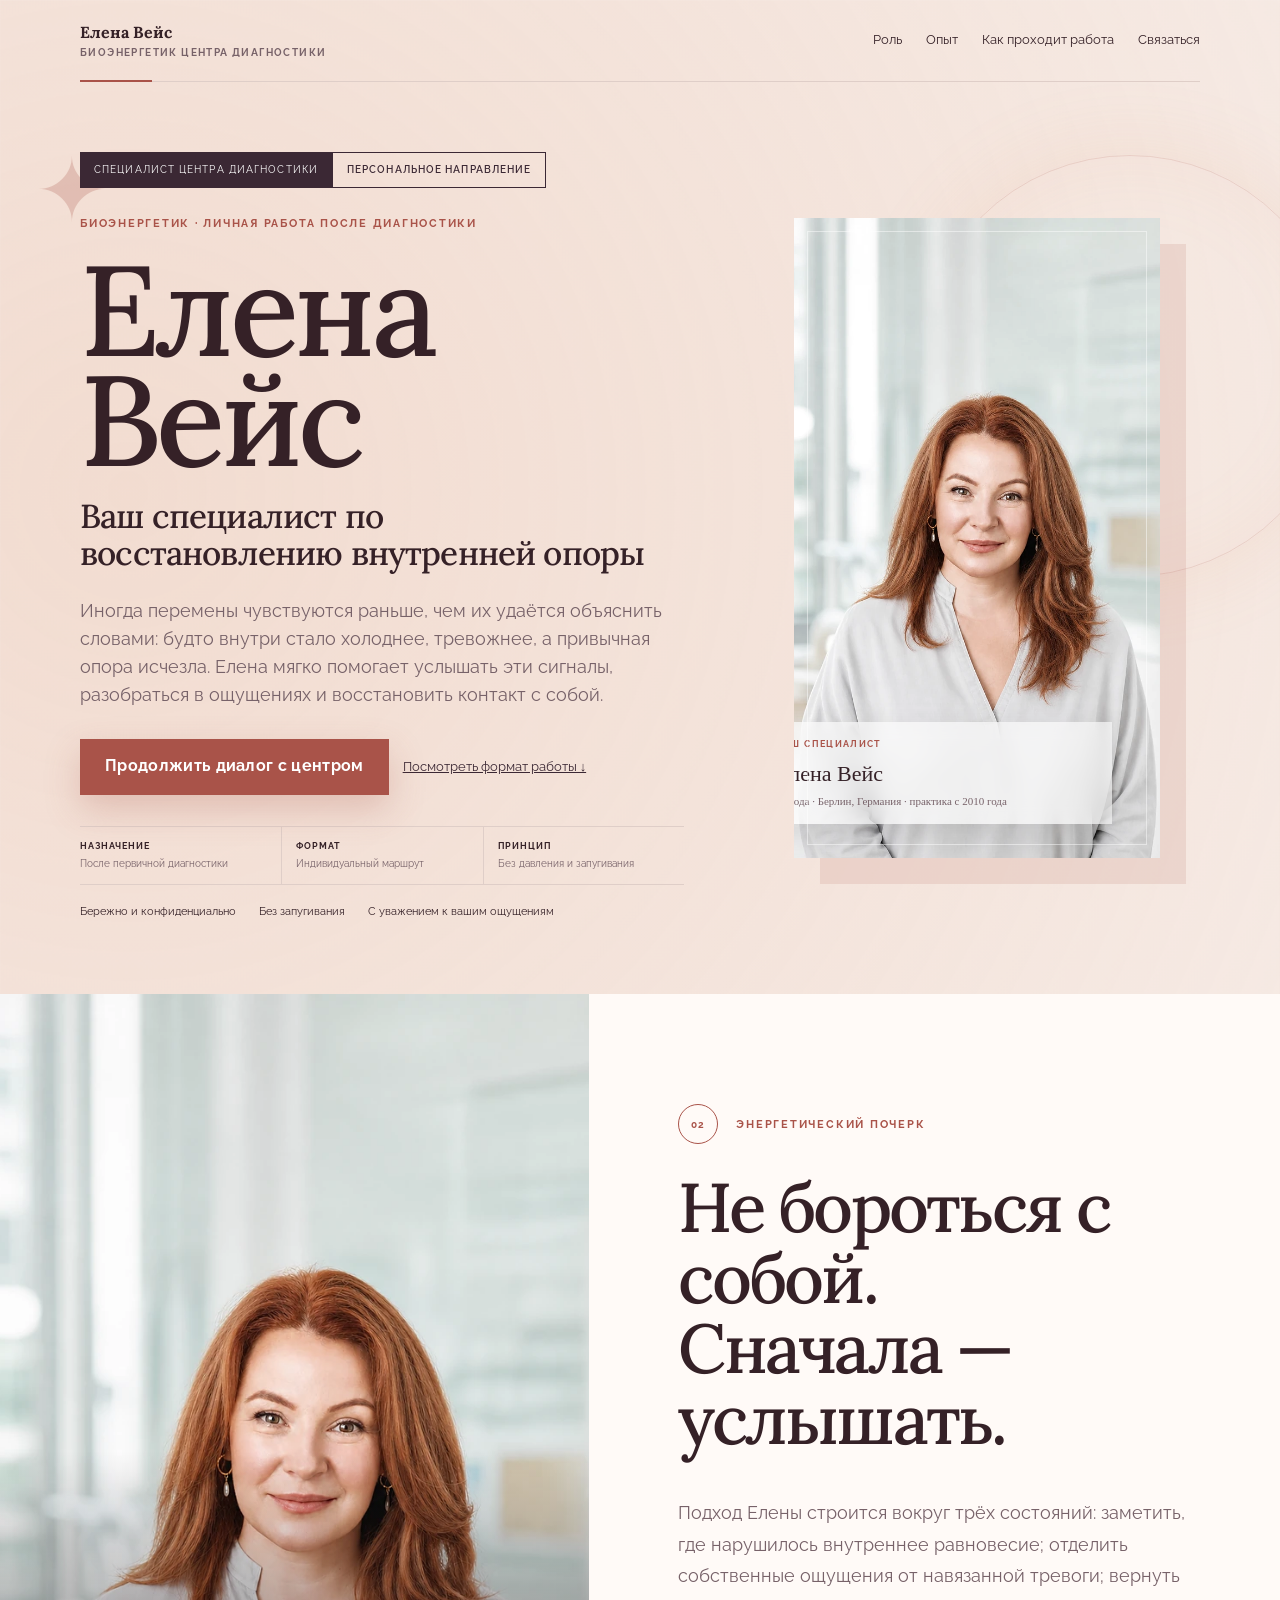
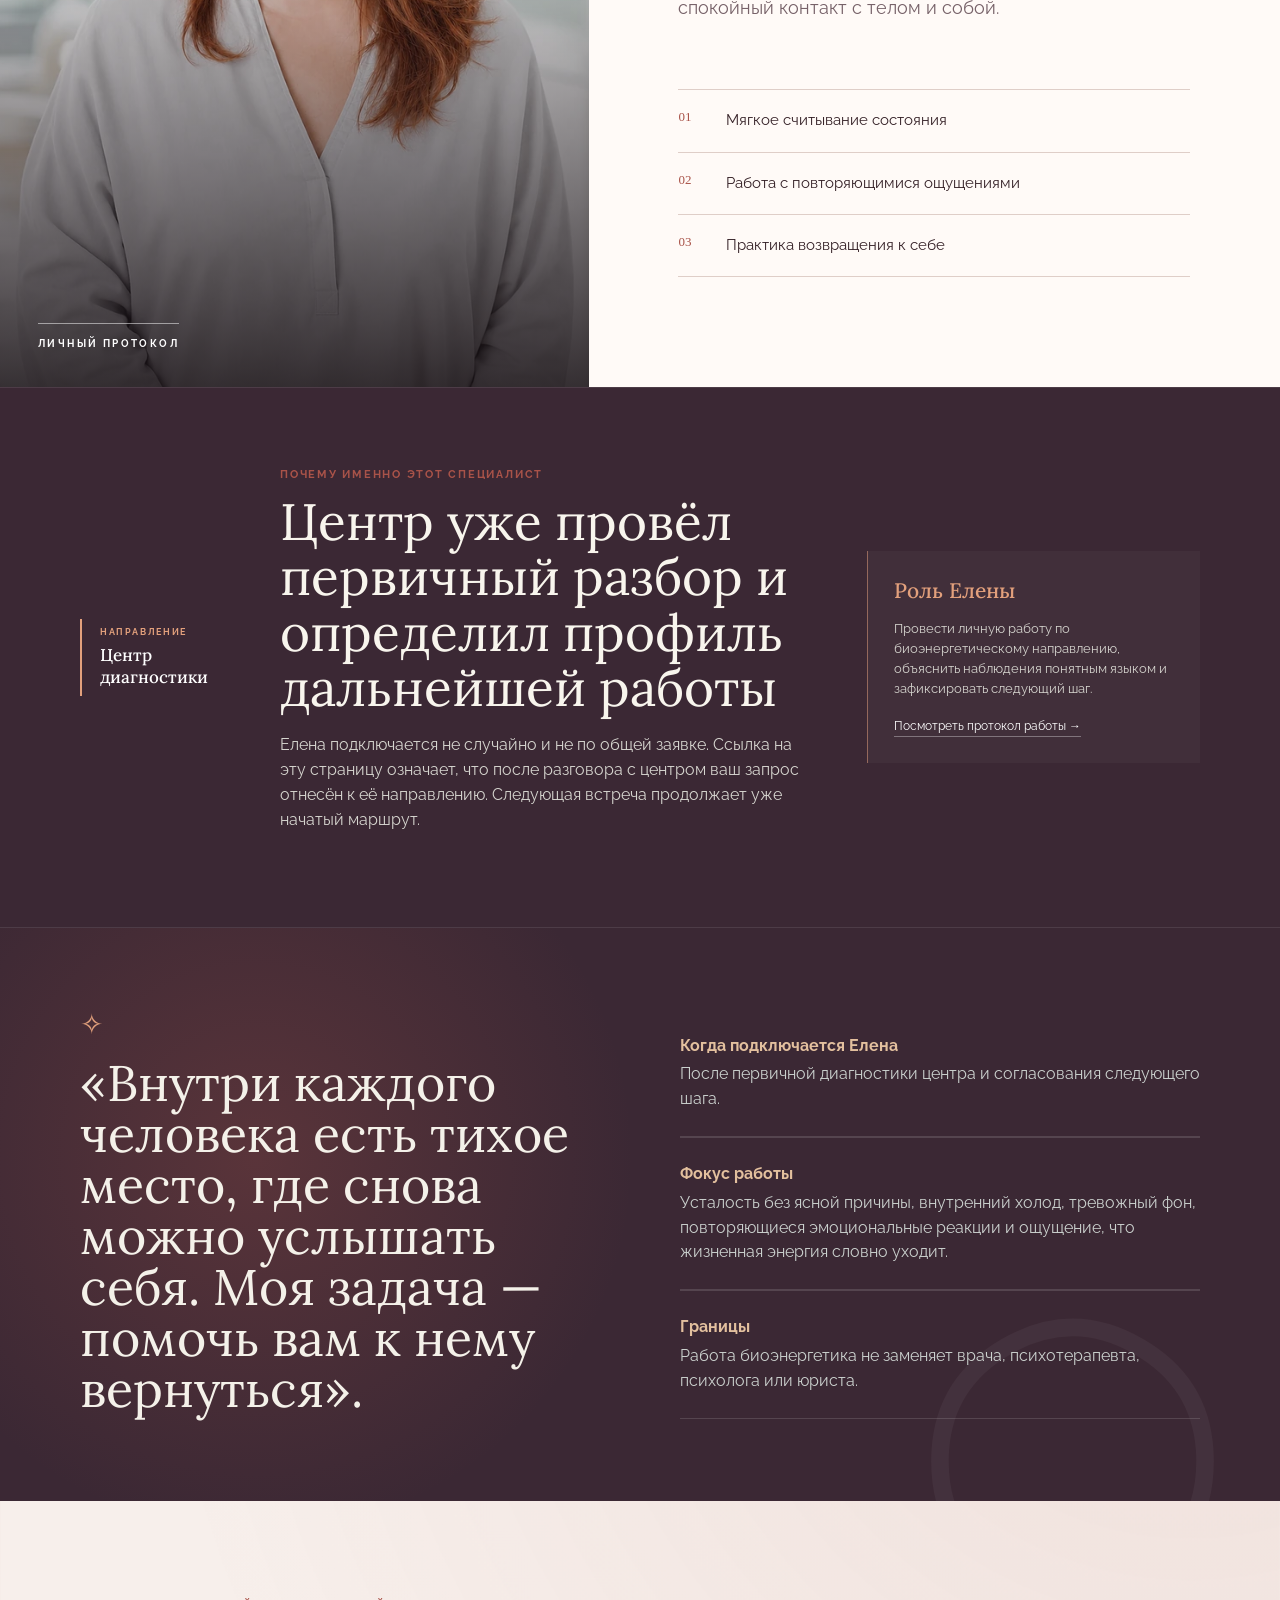
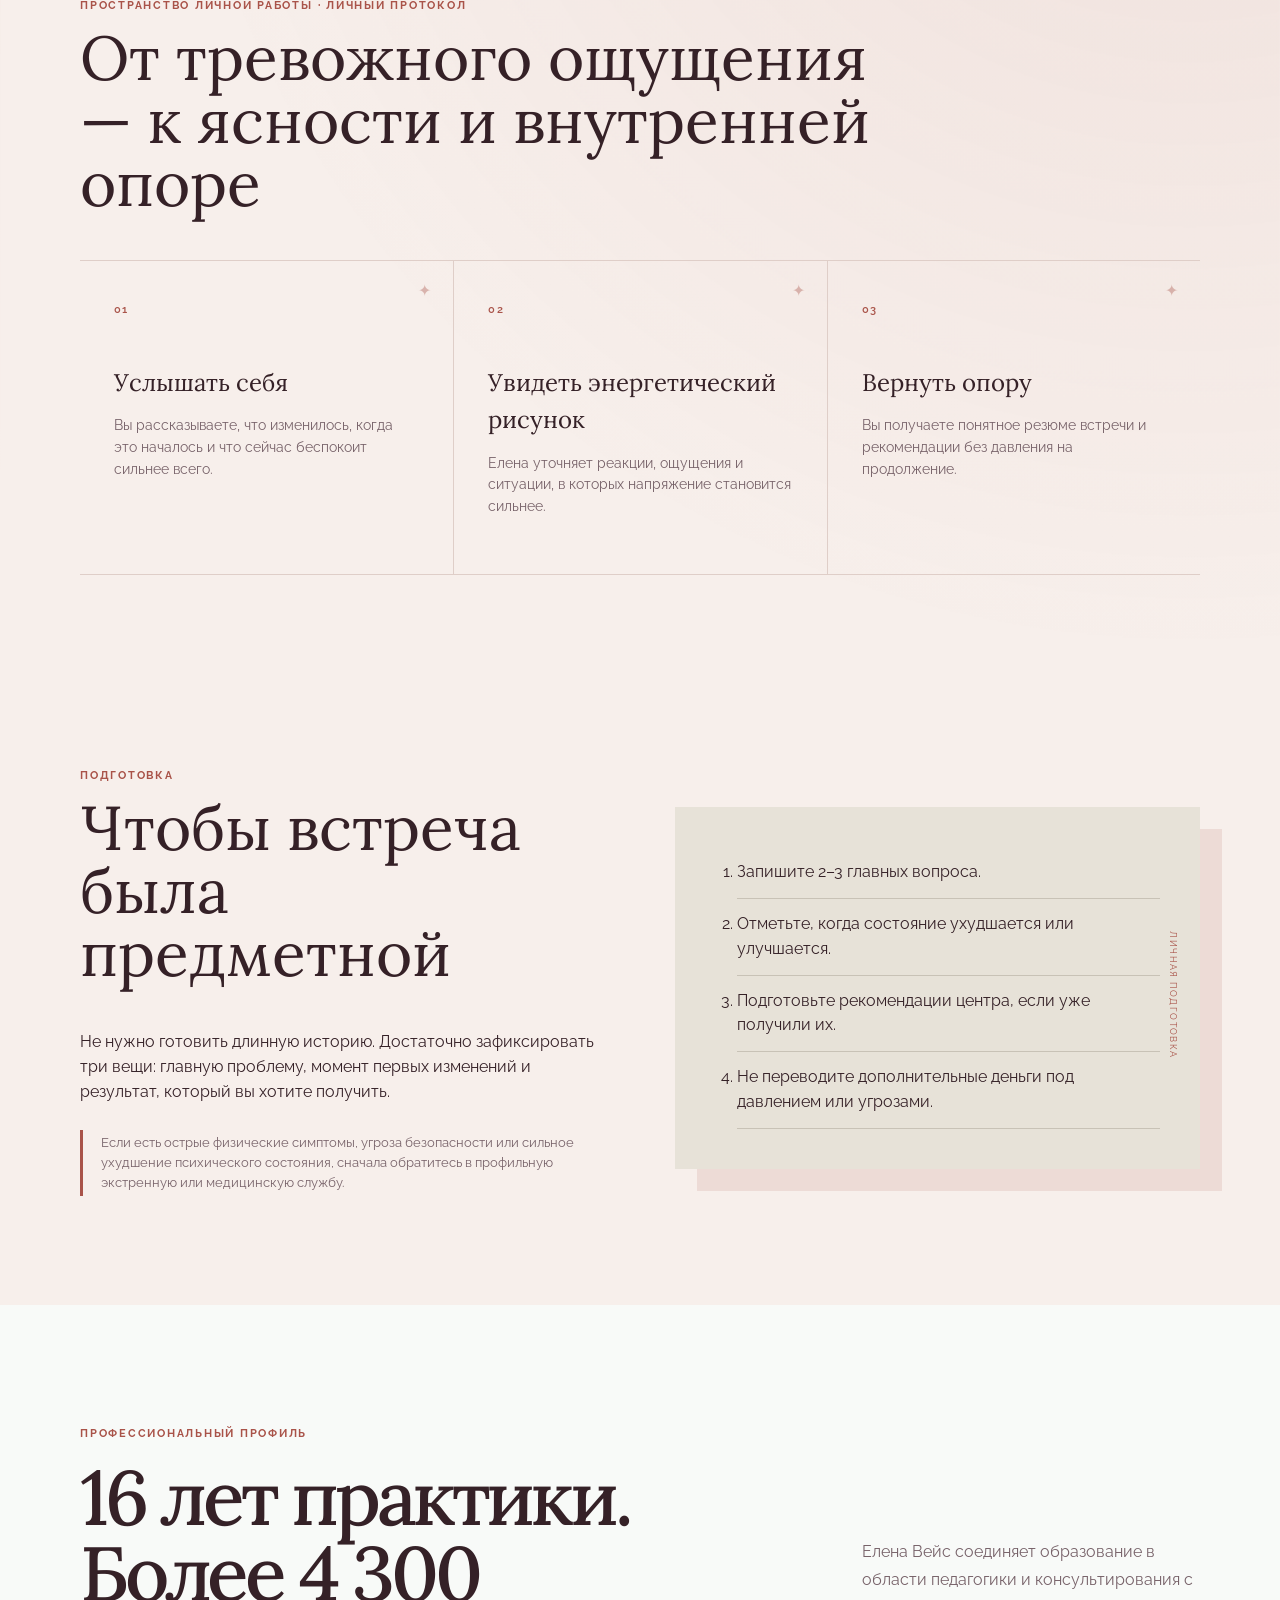
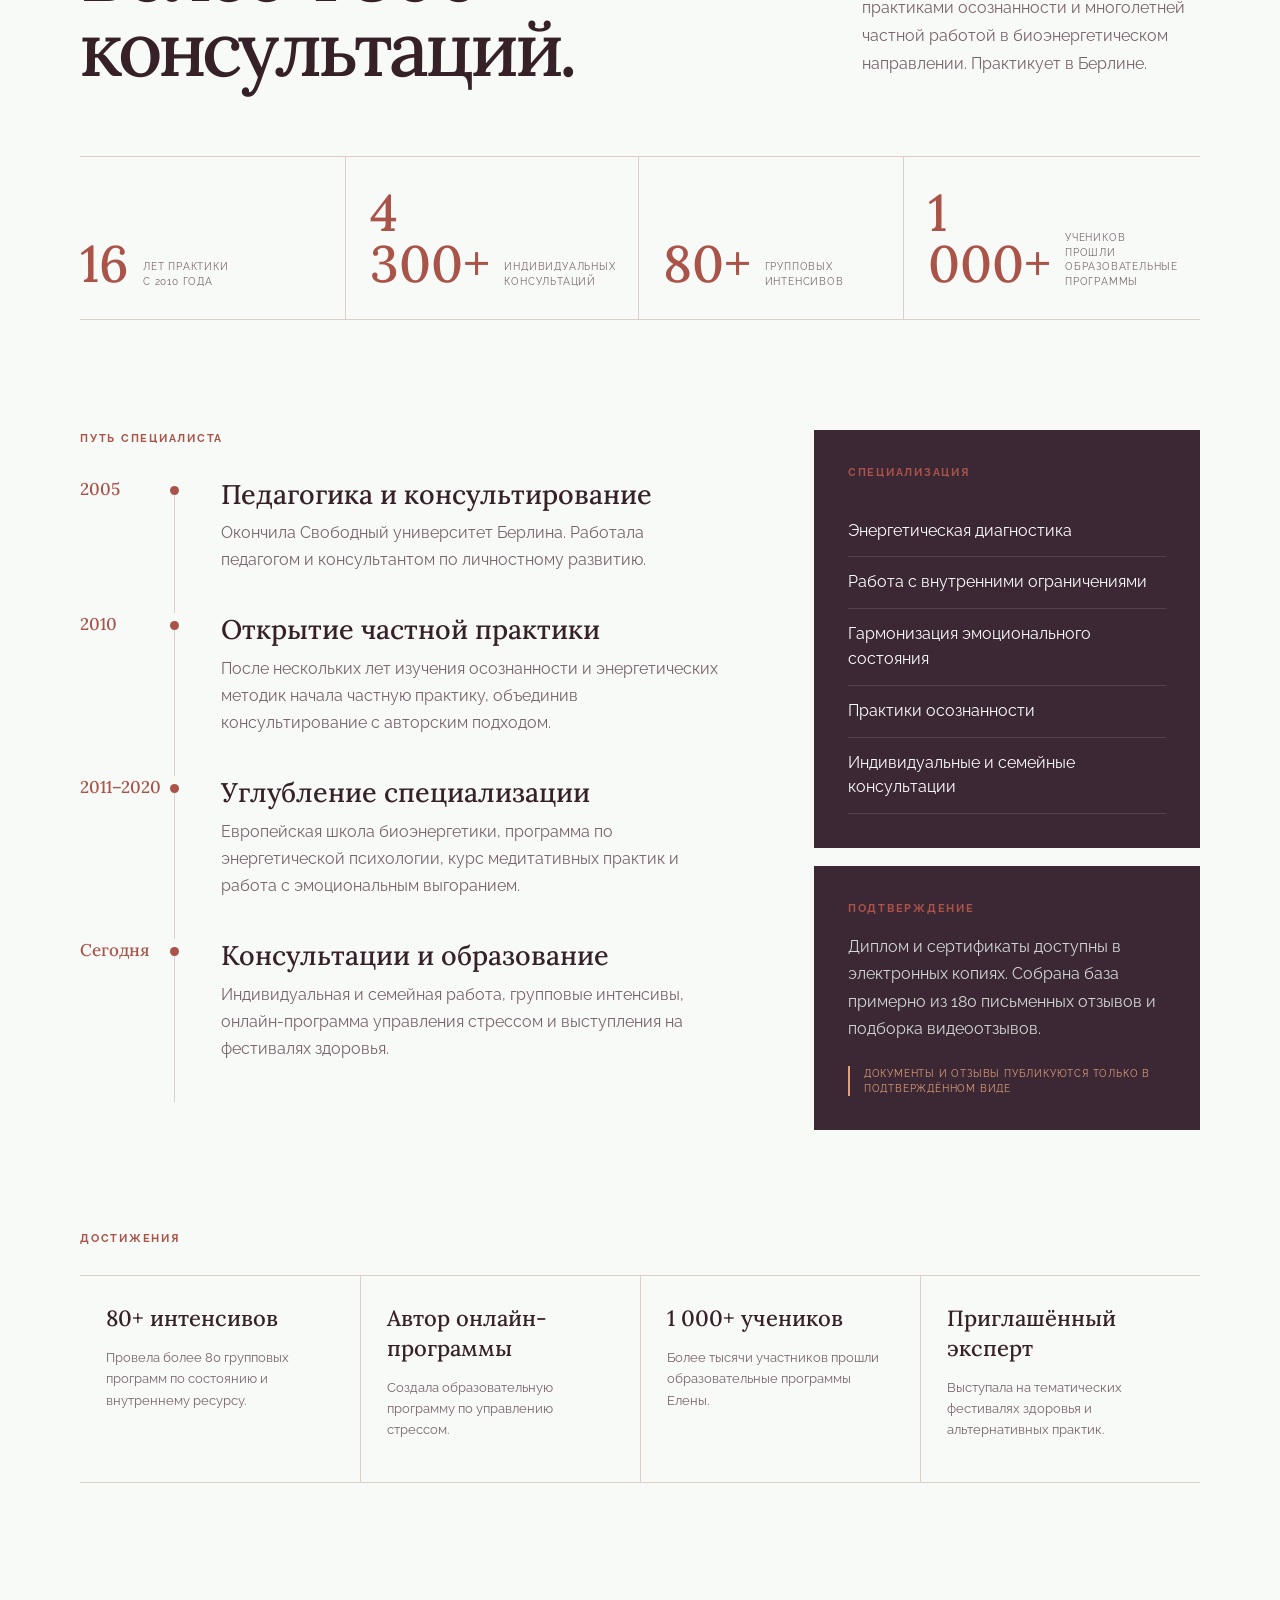
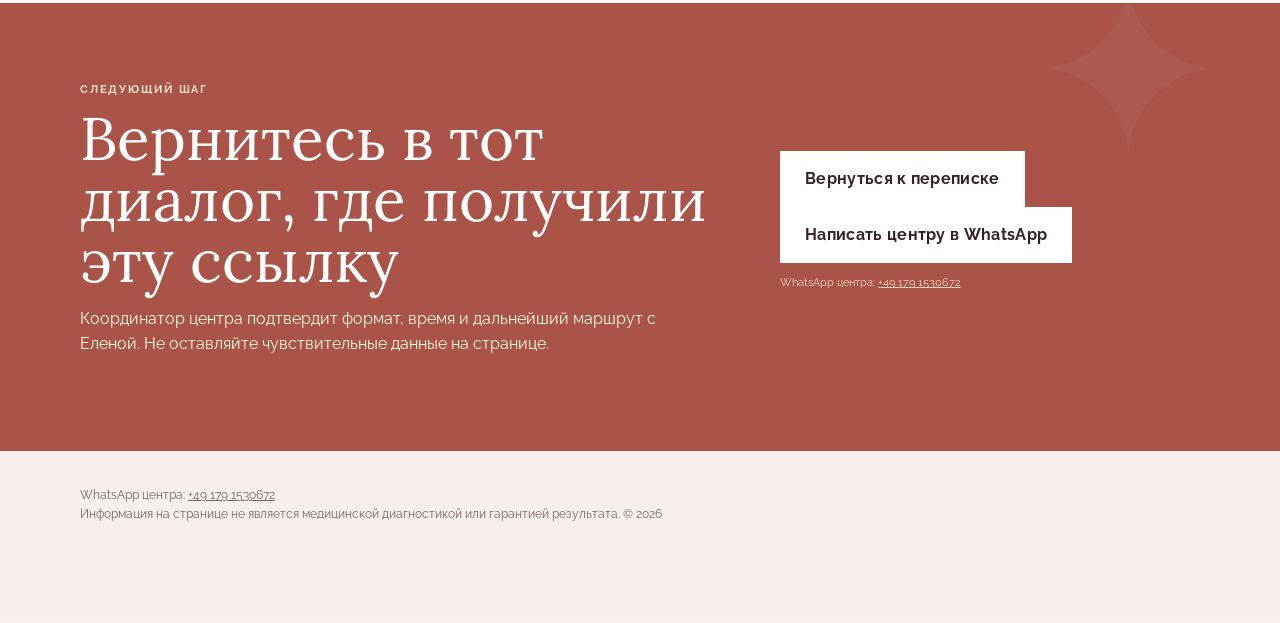
<file: elena/index.html>
<!doctype html>
<html lang="ru">
<head>
<meta charset="utf-8">
<meta name="viewport" content="width=device-width,initial-scale=1">
<meta name="description" content="Елена Вейс — биоэнергетик центра диагностики из Берлина. 16 лет практики, более 4 300 индивидуальных консультаций.">
<title>Елена Вейс — биоэнергетик, 16 лет практики</title>
<link rel="stylesheet" href="assets/styles.css"><link rel="stylesheet" href="assets/sensual.css"><link rel="stylesheet" href="assets/premium.css"><link rel="stylesheet" href="assets/authority.css"><link rel="stylesheet" href="assets/identity.css"><link rel="stylesheet" href="assets/rescue.css"><link rel="stylesheet" href="assets/career.css">
</head>
<body class="elena">
<header class="wrap top">
<a class="brand" href="#top">Елена Вейс<small>Биоэнергетик центра диагностики</small>
</a>
<nav>
<a href="#role">Роль</a>
<a href="#career">Опыт</a>
<a href="#process">Как проходит работа</a>
<a href="#contact">Связаться</a>
</nav>
</header>
<main id="top">
<section class="wrap hero">
<div class="hero-copy">
<div class="expert-status"><span>Специалист центра диагностики</span><b>Персональное направление</b></div>
<div class="eyebrow">Биоэнергетик · личная работа после диагностики</div>
<h1><em>Елена Вейс</em><small>Ваш специалист по восстановлению внутренней опоры</small></h1>
<p class="lead">Иногда перемены чувствуются раньше, чем их удаётся объяснить словами: будто внутри стало холоднее, тревожнее, а привычная опора исчезла. Елена мягко помогает услышать эти сигналы, разобраться в ощущениях и восстановить контакт с собой.</p>
<div class="actions">
<a class="button" data-dialog href="#contact">Продолжить диалог с центром</a>
<a class="text-link" href="#process">Посмотреть формат работы ↓</a>
</div>
<div class="authority-rail"><span><b>Назначение</b> После первичной диагностики</span><span><b>Формат</b> Индивидуальный маршрут</span><span><b>Принцип</b> Без давления и запугивания</span></div><div class="trust">
<span>Бережно и конфиденциально</span>
<span>Без запугивания</span>
<span>С уважением к вашим ощущениям</span>
</div>
</div>
<figure class="portrait">
<img src="assets/elena.webp" alt="Елена, биоэнергетик" width="768" height="1152">
<figcaption>Елена Вейс<small>44 года · Берлин, Германия · практика с 2010 года</small>
</figcaption>
</figure>
</section>
<section class="energy-signature" aria-label="Подход Елены"><div class="wrap signature-grid"><div class="signature-orbit" aria-hidden="true"><span class="orbit orbit-one"></span><span class="orbit orbit-two"></span><span class="orbit-core">Е</span><i>чуткость</i><i>ясность</i><i>опора</i></div><div class="signature-copy"><div class="eyebrow">Энергетический почерк</div><h2>Не бороться с собой.<br>Сначала — услышать.</h2><p>Подход Елены строится вокруг трёх состояний: заметить, где нарушилось внутреннее равновесие; отделить собственные ощущения от навязанной тревоги; вернуть спокойный контакт с телом и собой.</p><div class="signature-notes"><span><b>01</b> Мягкое считывание состояния</span><span><b>02</b> Работа с повторяющимися ощущениями</span><span><b>03</b> Практика возвращения к себе</span></div></div></div></section>
<section class="authority-intro"><div class="wrap authority-intro-grid"><div class="authority-seal" aria-hidden="true"><span>ЦД</span><small>центр<br>диагностики</small></div><div><div class="eyebrow">Почему именно этот специалист</div><h2>Центр уже провёл первичный разбор и определил профиль дальнейшей работы</h2><p>Елена подключается не случайно и не по общей заявке. Ссылка на эту страницу означает, что после разговора с центром ваш запрос отнесён к её направлению. Следующая встреча продолжает уже начатый маршрут.</p></div><aside><b>Роль Елены</b><p>Провести личную работу по биоэнергетическому направлению, объяснить наблюдения понятным языком и зафиксировать следующий шаг.</p><a href="#process">Посмотреть протокол работы →</a></aside></div></section>
<section class="band" id="role">
<div class="wrap band-grid">
<p class="quote">«Внутри каждого человека есть тихое место, где снова можно услышать себя. Моя задача — помочь вам к нему вернуться».</p>
<div class="plain-list">
<div>
<b>Когда подключается Елена</b>
<span>После первичной диагностики центра и согласования следующего шага.</span>
</div>
<div>
<b>Фокус работы</b>
<span>Усталость без ясной причины, внутренний холод, тревожный фон, повторяющиеся эмоциональные реакции и ощущение, что жизненная энергия словно уходит.</span>
</div>
<div>
<b>Границы</b>
<span>Работа биоэнергетика не заменяет врача, психотерапевта, психолога или юриста.</span>
</div>
</div>
</div>
</section>
<section class="section" id="process">
<div class="wrap">
<div class="eyebrow">Пространство личной работы</div>
<h2>От тревожного ощущения — к ясности и внутренней опоре</h2>
<div class="cards">
<article class="card">
<b>Услышать себя</b>
<p>Вы рассказываете, что изменилось, когда это началось и что сейчас беспокоит сильнее всего.</p>
</article>
<article class="card">
<b>Увидеть энергетический рисунок</b>
<p>Елена уточняет реакции, ощущения и ситуации, в которых напряжение становится сильнее.</p>
</article>
<article class="card">
<b>Вернуть опору</b>
<p>Вы получаете понятное резюме встречи и рекомендации без давления на продолжение.</p>
</article>
</div>
</div>
</section>
<section class="section">
<div class="wrap route">
<div>
<div class="eyebrow">Подготовка</div>
<h2>Чтобы встреча была предметной</h2>
<p>Не нужно готовить длинную историю. Достаточно зафиксировать три вещи: главную проблему, момент первых изменений и результат, который вы хотите получить.</p>
<p class="notice">Если есть острые физические симптомы, угроза безопасности или сильное ухудшение психического состояния, сначала обратитесь в профильную экстренную или медицинскую службу.</p>
</div>
<div class="route-panel">
<ol>
<li>Запишите 2–3 главных вопроса.</li>
<li>Отметьте, когда состояние ухудшается или улучшается.</li>
<li>Подготовьте рекомендации центра, если уже получили их.</li>
<li>Не переводите дополнительные деньги под давлением или угрозами.</li>
</ol>
</div>
</div>
</section>
<section class="career" id="career"><div class="wrap"><div class="career-head"><div><div class="eyebrow">Профессиональный профиль</div><h2>16 лет практики.<br>Более 4 300 консультаций.</h2></div><p>Елена Вейс соединяет образование в области педагогики и консультирования с практиками осознанности и многолетней частной работой в биоэнергетическом направлении. Практикует в Берлине.</p></div><div class="metrics"><div><strong>16</strong><span>лет практики<br>с 2010 года</span></div><div><strong>4 300+</strong><span>индивидуальных<br>консультаций</span></div><div><strong>80+</strong><span>групповых<br>интенсивов</span></div><div><strong>1 000+</strong><span>учеников прошли<br>образовательные программы</span></div></div><div class="career-layout"><div class="timeline"><div class="eyebrow">Путь специалиста</div><article><time>2005</time><div><h3>Педагогика и консультирование</h3><p>Окончила Свободный университет Берлина. Работала педагогом и консультантом по личностному развитию.</p></div></article><article><time>2010</time><div><h3>Открытие частной практики</h3><p>После нескольких лет изучения осознанности и энергетических методик начала частную практику, объединив консультирование с авторским подходом.</p></div></article><article><time>2011–2020</time><div><h3>Углубление специализации</h3><p>Европейская школа биоэнергетики, программа по энергетической психологии, курс медитативных практик и работа с эмоциональным выгоранием.</p></div></article><article><time>Сегодня</time><div><h3>Консультации и образование</h3><p>Индивидуальная и семейная работа, групповые интенсивы, онлайн-программа управления стрессом и выступления на фестивалях здоровья.</p></div></article></div><div class="profile-side"><section><div class="eyebrow">Специализация</div><ul><li>Энергетическая диагностика</li><li>Работа с внутренними ограничениями</li><li>Гармонизация эмоционального состояния</li><li>Практики осознанности</li><li>Индивидуальные и семейные консультации</li></ul></section><section><div class="eyebrow">Подтверждение</div><p>Диплом и сертификаты доступны в электронных копиях. Собрана база примерно из 180 письменных отзывов и подборка видеоотзывов.</p><span class="verify-note">Документы и отзывы публикуются только в подтверждённом виде</span></section></div></div><div class="achievements"><div class="eyebrow">Достижения</div><div class="achievement-grid"><article><b>80+ интенсивов</b><p>Провела более 80 групповых программ по состоянию и внутреннему ресурсу.</p></article><article><b>Автор онлайн-программы</b><p>Создала образовательную программу по управлению стрессом.</p></article><article><b>1 000+ учеников</b><p>Более тысячи участников прошли образовательные программы Елены.</p></article><article><b>Приглашённый эксперт</b><p>Выступала на тематических фестивалях здоровья и альтернативных практик.</p></article></div></div></div></section>
<section class="contact" id="contact">
<div class="wrap contact-grid">
<div>
<div class="eyebrow" style="color:#ffe2cb">Следующий шаг</div>
<h2>Вернитесь в тот диалог, где получили эту ссылку</h2>
<p>Координатор центра подтвердит формат, время и дальнейший маршрут с Еленой. Не оставляйте чувствительные данные на странице.</p>
</div>
<div>
<a class="button" href="javascript:history.back()">Вернуться к переписке</a>
<a class="button" href="https://wa.me/491791530672" target="_blank" rel="noopener noreferrer">Написать центру в WhatsApp</a>
<p class="fine">WhatsApp центра: <a href="https://wa.me/491791530672" target="_blank" rel="noopener noreferrer">+49 179 1530672</a></p>
</div>
</div>
</section>
</main>
<footer class="wrap footer">WhatsApp центра: <a href="https://wa.me/491791530672" target="_blank" rel="noopener noreferrer">+49 179 1530672</a><br>Информация на странице не является медицинской диагностикой или гарантией результата. © 2026</footer>
<div class="sticky">
<a class="button" href="https://wa.me/491791530672" target="_blank" rel="noopener noreferrer">Написать в WhatsApp</a>
</div>
<script src="assets/script.js"></script><script src="assets/premium.js"></script>
</body>
</html>
</file>
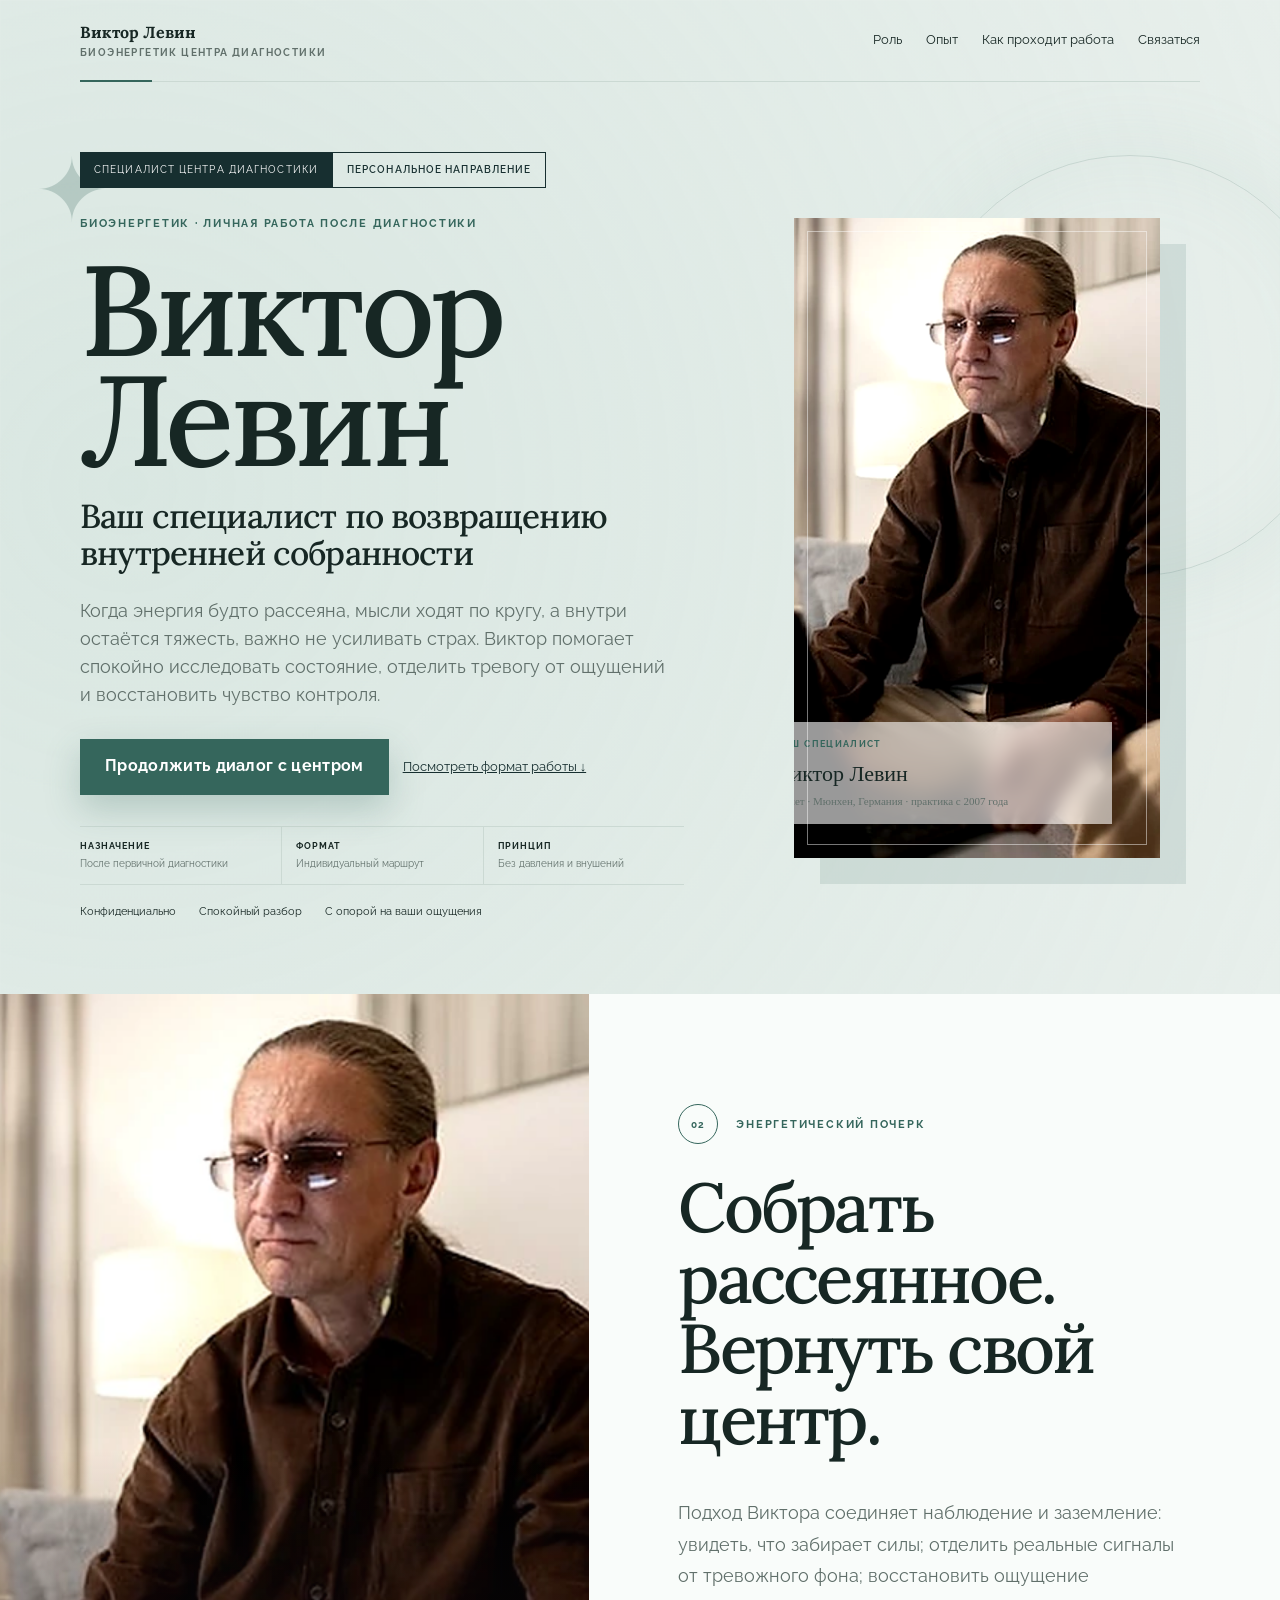
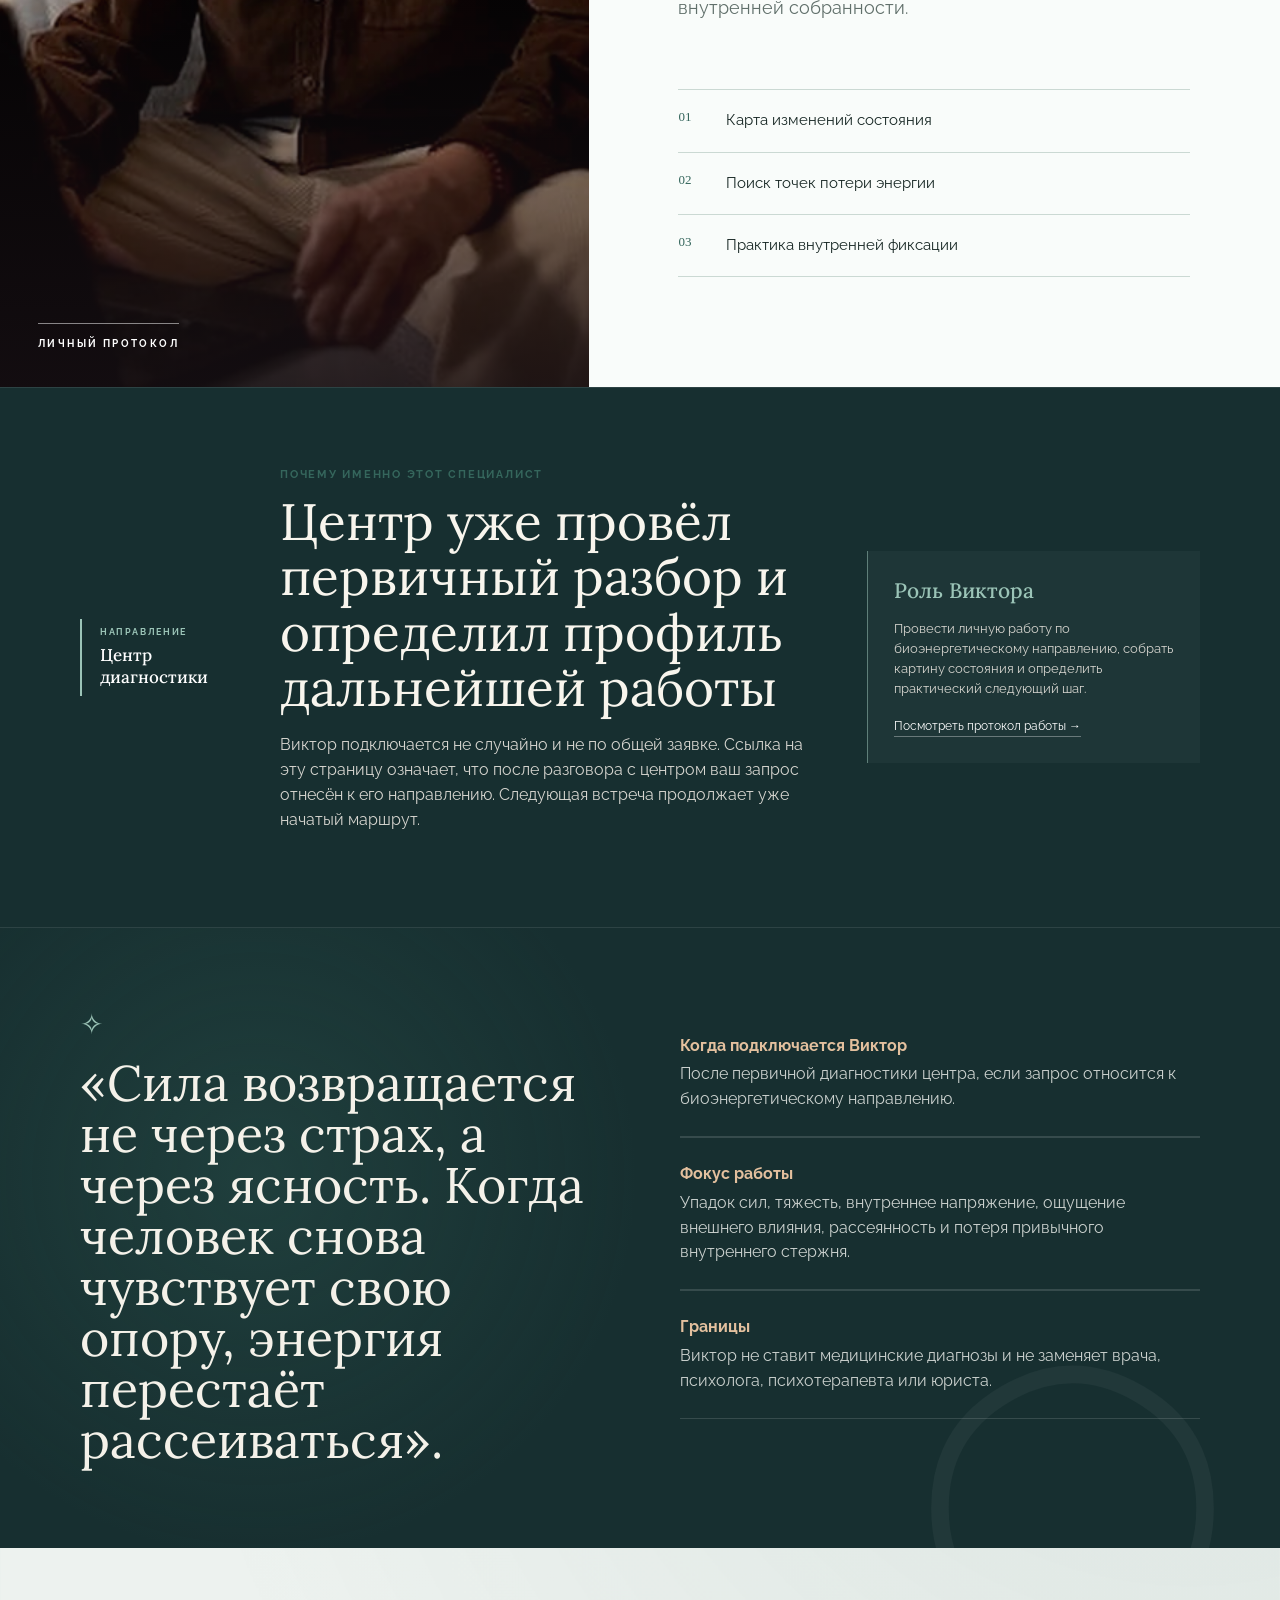
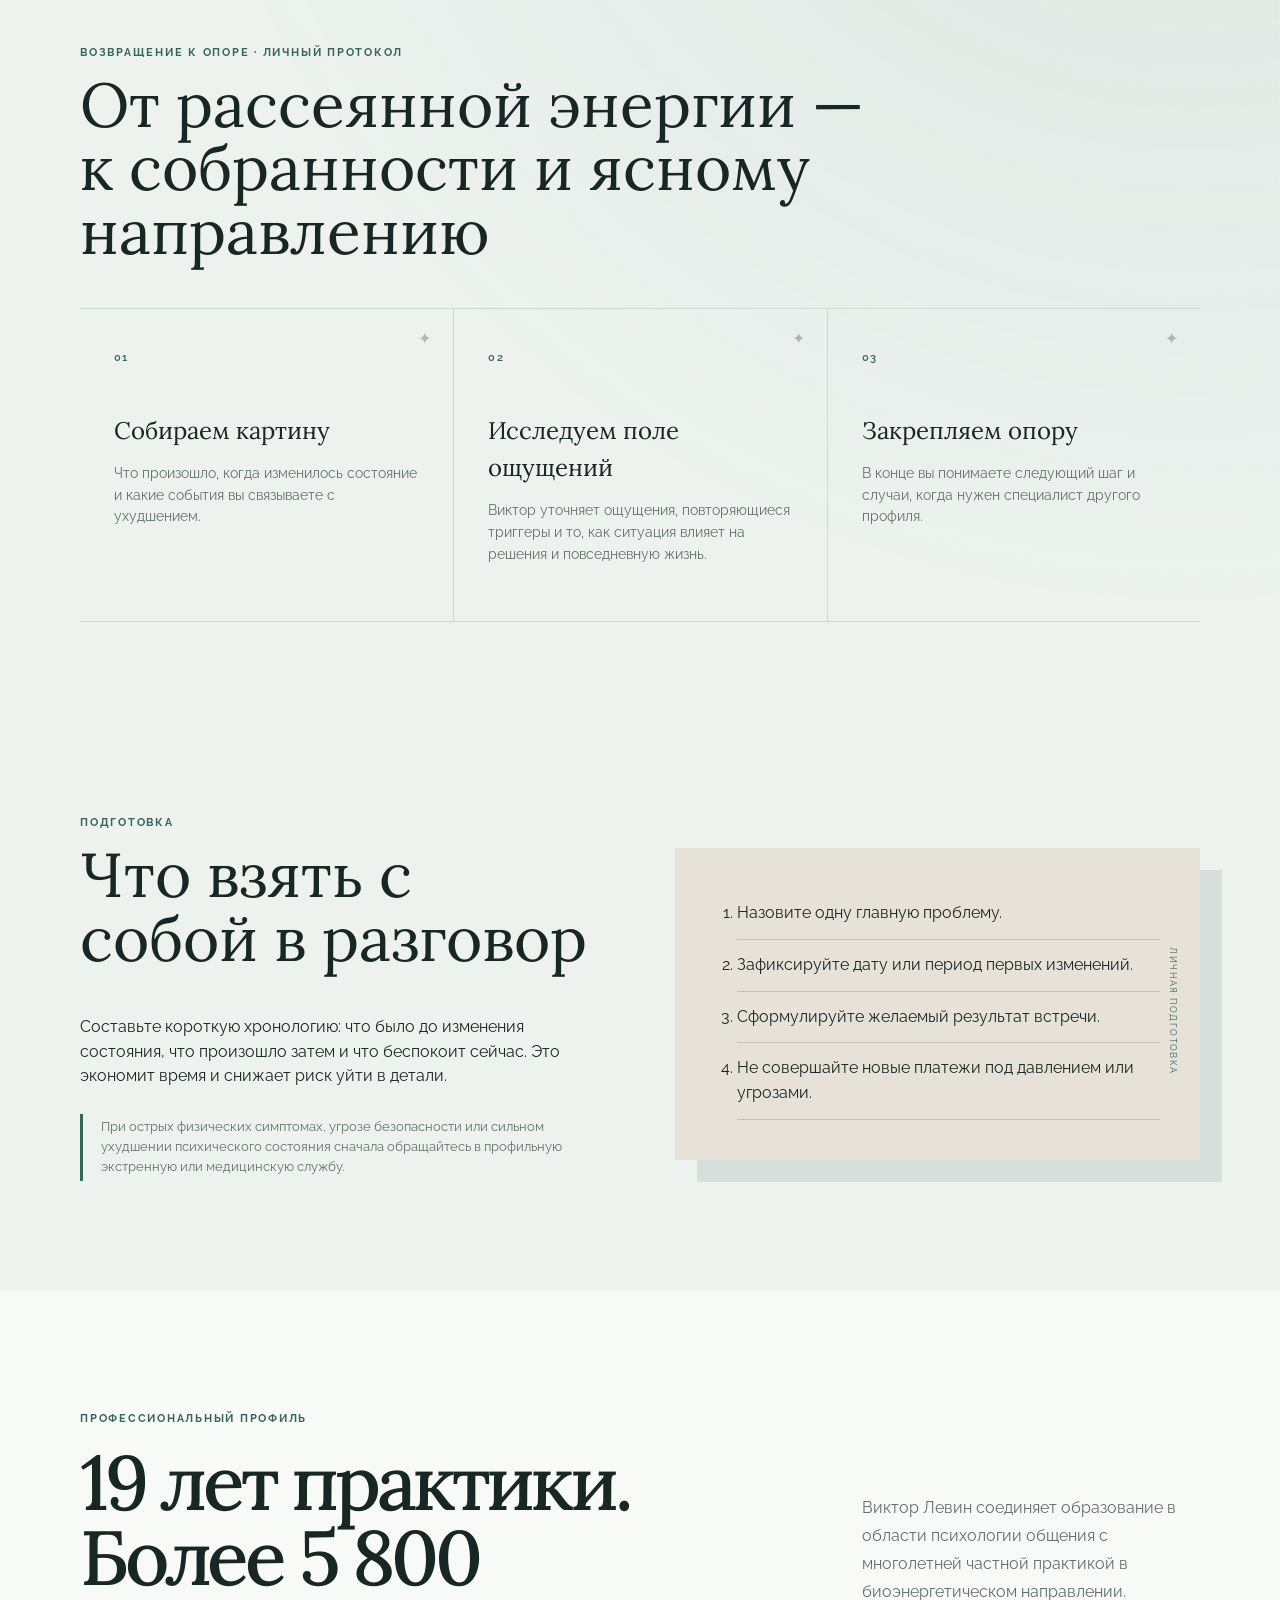
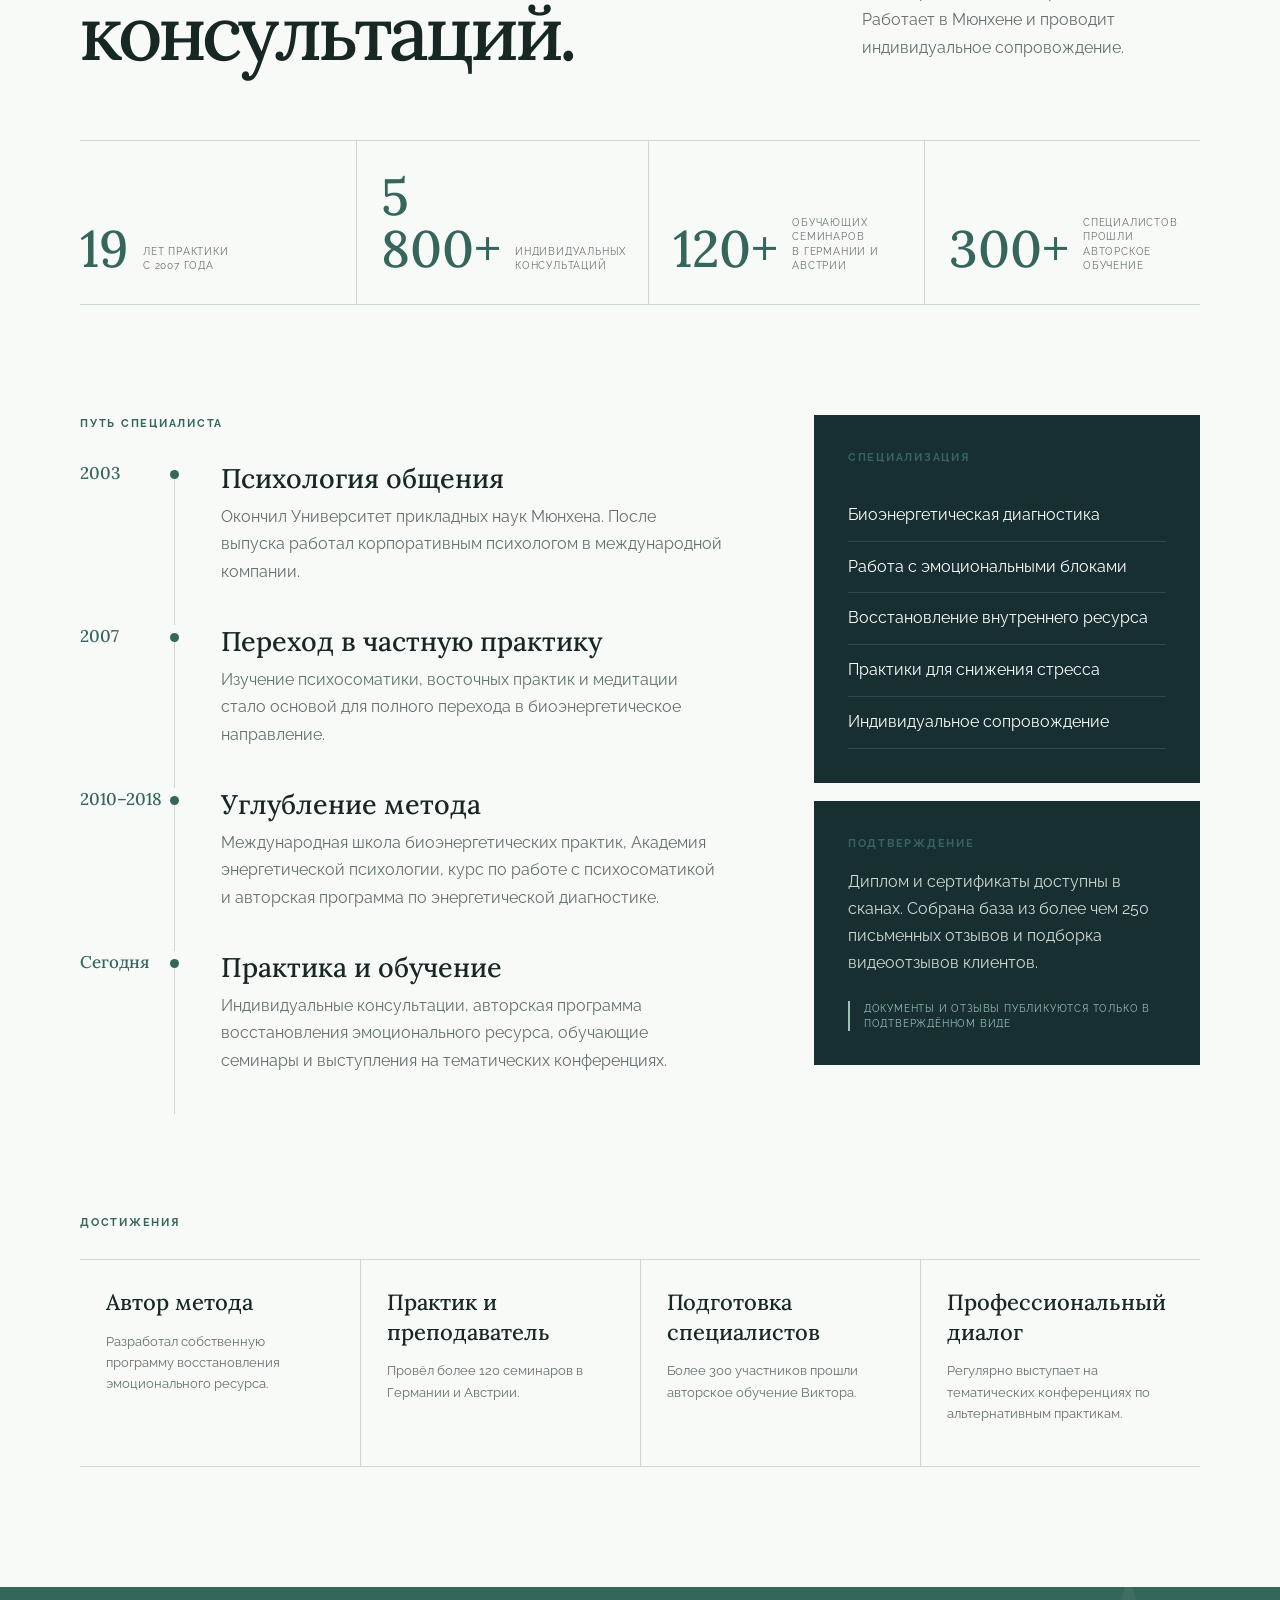
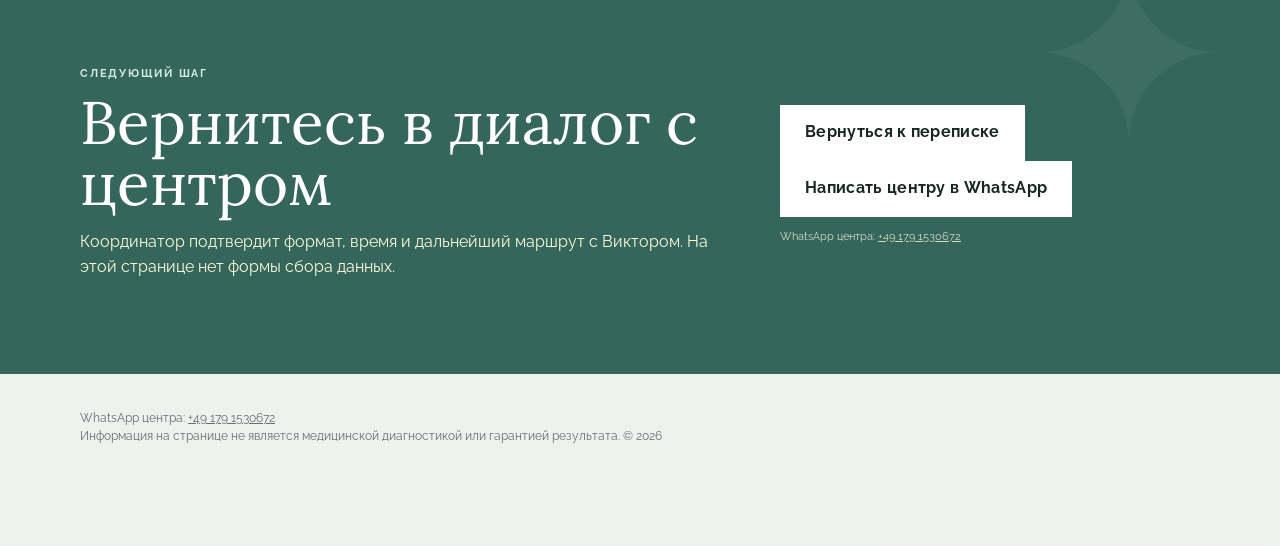
<file: victor/index.html>
<!doctype html>
<html lang="ru">
<head>
<meta charset="utf-8">
<meta name="viewport" content="width=device-width,initial-scale=1">
<meta name="description" content="Виктор Левин — биоэнергетик центра диагностики из Мюнхена. 19 лет практики, более 5 800 индивидуальных консультаций.">
<title>Виктор Левин — биоэнергетик, 19 лет практики</title>
<link rel="stylesheet" href="assets/styles.css"><link rel="stylesheet" href="assets/sensual.css"><link rel="stylesheet" href="assets/premium.css"><link rel="stylesheet" href="assets/authority.css"><link rel="stylesheet" href="assets/identity.css"><link rel="stylesheet" href="assets/rescue.css"><link rel="stylesheet" href="assets/career.css">
</head>
<body class="victor">
<header class="wrap top">
<a class="brand" href="#top">Виктор Левин<small>Биоэнергетик центра диагностики</small>
</a>
<nav>
<a href="#role">Роль</a>
<a href="#career">Опыт</a>
<a href="#process">Как проходит работа</a>
<a href="#contact">Связаться</a>
</nav>
</header>
<main id="top">
<section class="wrap hero">
<div class="hero-copy">
<div class="expert-status"><span>Специалист центра диагностики</span><b>Персональное направление</b></div>
<div class="eyebrow">Биоэнергетик · личная работа после диагностики</div>
<h1><em>Виктор Левин</em><small>Ваш специалист по возвращению внутренней собранности</small></h1>
<p class="lead">Когда энергия будто рассеяна, мысли ходят по кругу, а внутри остаётся тяжесть, важно не усиливать страх. Виктор помогает спокойно исследовать состояние, отделить тревогу от ощущений и восстановить чувство контроля.</p>
<div class="actions">
<a class="button" data-dialog href="#contact">Продолжить диалог с центром</a>
<a class="text-link" href="#process">Посмотреть формат работы ↓</a>
</div>
<div class="authority-rail"><span><b>Назначение</b> После первичной диагностики</span><span><b>Формат</b> Индивидуальный маршрут</span><span><b>Принцип</b> Без давления и внушений</span></div><div class="trust">
<span>Конфиденциально</span>
<span>Спокойный разбор</span>
<span>С опорой на ваши ощущения</span>
</div>
</div>
<figure class="portrait">
<img src="assets/victor.webp" alt="Виктор, биоэнергетик" width="768" height="566">
<figcaption>Виктор Левин<small>48 лет · Мюнхен, Германия · практика с 2007 года</small>
</figcaption>
</figure>
</section>
<section class="energy-signature" aria-label="Подход Виктора"><div class="wrap signature-grid"><div class="signature-orbit" aria-hidden="true"><span class="orbit orbit-one"></span><span class="orbit orbit-two"></span><span class="orbit-core">В</span><i>сила</i><i>ясность</i><i>контроль</i></div><div class="signature-copy"><div class="eyebrow">Энергетический почерк</div><h2>Собрать рассеянное.<br>Вернуть свой центр.</h2><p>Подход Виктора соединяет наблюдение и заземление: увидеть, что забирает силы; отделить реальные сигналы от тревожного фона; восстановить ощущение внутренней собранности.</p><div class="signature-notes"><span><b>01</b> Карта изменений состояния</span><span><b>02</b> Поиск точек потери энергии</span><span><b>03</b> Практика внутренней фиксации</span></div></div></div></section>
<section class="authority-intro"><div class="wrap authority-intro-grid"><div class="authority-seal" aria-hidden="true"><span>ЦД</span><small>центр<br>диагностики</small></div><div><div class="eyebrow">Почему именно этот специалист</div><h2>Центр уже провёл первичный разбор и определил профиль дальнейшей работы</h2><p>Виктор подключается не случайно и не по общей заявке. Ссылка на эту страницу означает, что после разговора с центром ваш запрос отнесён к его направлению. Следующая встреча продолжает уже начатый маршрут.</p></div><aside><b>Роль Виктора</b><p>Провести личную работу по биоэнергетическому направлению, собрать картину состояния и определить практический следующий шаг.</p><a href="#process">Посмотреть протокол работы →</a></aside></div></section>
<section class="band" id="role">
<div class="wrap band-grid">
<p class="quote">«Сила возвращается не через страх, а через ясность. Когда человек снова чувствует свою опору, энергия перестаёт рассеиваться».</p>
<div class="plain-list">
<div>
<b>Когда подключается Виктор</b>
<span>После первичной диагностики центра, если запрос относится к биоэнергетическому направлению.</span>
</div>
<div>
<b>Фокус работы</b>
<span>Упадок сил, тяжесть, внутреннее напряжение, ощущение внешнего влияния, рассеянность и потеря привычного внутреннего стержня.</span>
</div>
<div>
<b>Границы</b>
<span>Виктор не ставит медицинские диагнозы и не заменяет врача, психолога, психотерапевта или юриста.</span>
</div>
</div>
</div>
</section>
<section class="section" id="process">
<div class="wrap">
<div class="eyebrow">Возвращение к опоре</div>
<h2>От рассеянной энергии — к собранности и ясному направлению</h2>
<div class="cards">
<article class="card">
<b>Собираем картину</b>
<p>Что произошло, когда изменилось состояние и какие события вы связываете с ухудшением.</p>
</article>
<article class="card">
<b>Исследуем поле ощущений</b>
<p>Виктор уточняет ощущения, повторяющиеся триггеры и то, как ситуация влияет на решения и повседневную жизнь.</p>
</article>
<article class="card">
<b>Закрепляем опору</b>
<p>В конце вы понимаете следующий шаг и случаи, когда нужен специалист другого профиля.</p>
</article>
</div>
</div>
</section>
<section class="section">
<div class="wrap route">
<div>
<div class="eyebrow">Подготовка</div>
<h2>Что взять с собой в разговор</h2>
<p>Составьте короткую хронологию: что было до изменения состояния, что произошло затем и что беспокоит сейчас. Это экономит время и снижает риск уйти в детали.</p>
<p class="notice">При острых физических симптомах, угрозе безопасности или сильном ухудшении психического состояния сначала обращайтесь в профильную экстренную или медицинскую службу.</p>
</div>
<div class="route-panel">
<ol>
<li>Назовите одну главную проблему.</li>
<li>Зафиксируйте дату или период первых изменений.</li>
<li>Сформулируйте желаемый результат встречи.</li>
<li>Не совершайте новые платежи под давлением или угрозами.</li>
</ol>
</div>
</div>
</section>
<section class="career" id="career"><div class="wrap"><div class="career-head"><div><div class="eyebrow">Профессиональный профиль</div><h2>19 лет практики.<br>Более 5 800 консультаций.</h2></div><p>Виктор Левин соединяет образование в области психологии общения с многолетней частной практикой в биоэнергетическом направлении. Работает в Мюнхене и проводит индивидуальное сопровождение.</p></div><div class="metrics"><div><strong>19</strong><span>лет практики<br>с 2007 года</span></div><div><strong>5 800+</strong><span>индивидуальных<br>консультаций</span></div><div><strong>120+</strong><span>обучающих семинаров<br>в Германии и Австрии</span></div><div><strong>300+</strong><span>специалистов прошли<br>авторское обучение</span></div></div><div class="career-layout"><div class="timeline"><div class="eyebrow">Путь специалиста</div><article><time>2003</time><div><h3>Психология общения</h3><p>Окончил Университет прикладных наук Мюнхена. После выпуска работал корпоративным психологом в международной компании.</p></div></article><article><time>2007</time><div><h3>Переход в частную практику</h3><p>Изучение психосоматики, восточных практик и медитации стало основой для полного перехода в биоэнергетическое направление.</p></div></article><article><time>2010–2018</time><div><h3>Углубление метода</h3><p>Международная школа биоэнергетических практик, Академия энергетической психологии, курс по работе с психосоматикой и авторская программа по энергетической диагностике.</p></div></article><article><time>Сегодня</time><div><h3>Практика и обучение</h3><p>Индивидуальные консультации, авторская программа восстановления эмоционального ресурса, обучающие семинары и выступления на тематических конференциях.</p></div></article></div><div class="profile-side"><section><div class="eyebrow">Специализация</div><ul><li>Биоэнергетическая диагностика</li><li>Работа с эмоциональными блоками</li><li>Восстановление внутреннего ресурса</li><li>Практики для снижения стресса</li><li>Индивидуальное сопровождение</li></ul></section><section><div class="eyebrow">Подтверждение</div><p>Диплом и сертификаты доступны в сканах. Собрана база из более чем 250 письменных отзывов и подборка видеоотзывов клиентов.</p><span class="verify-note">Документы и отзывы публикуются только в подтверждённом виде</span></section></div></div><div class="achievements"><div class="eyebrow">Достижения</div><div class="achievement-grid"><article><b>Автор метода</b><p>Разработал собственную программу восстановления эмоционального ресурса.</p></article><article><b>Практик и преподаватель</b><p>Провёл более 120 семинаров в Германии и Австрии.</p></article><article><b>Подготовка специалистов</b><p>Более 300 участников прошли авторское обучение Виктора.</p></article><article><b>Профессиональный диалог</b><p>Регулярно выступает на тематических конференциях по альтернативным практикам.</p></article></div></div></div></section>
<section class="contact" id="contact">
<div class="wrap contact-grid">
<div>
<div class="eyebrow" style="color:#d4ebe4">Следующий шаг</div>
<h2>Вернитесь в диалог с центром</h2>
<p>Координатор подтвердит формат, время и дальнейший маршрут с Виктором. На этой странице нет формы сбора данных.</p>
</div>
<div>
<a class="button" href="javascript:history.back()">Вернуться к переписке</a>
<a class="button" href="https://wa.me/491791530672" target="_blank" rel="noopener noreferrer">Написать центру в WhatsApp</a>
<p class="fine">WhatsApp центра: <a href="https://wa.me/491791530672" target="_blank" rel="noopener noreferrer">+49 179 1530672</a></p>
</div>
</div>
</section>
</main>
<footer class="wrap footer">WhatsApp центра: <a href="https://wa.me/491791530672" target="_blank" rel="noopener noreferrer">+49 179 1530672</a><br>Информация на странице не является медицинской диагностикой или гарантией результата. © 2026</footer>
<div class="sticky">
<a class="button" href="https://wa.me/491791530672" target="_blank" rel="noopener noreferrer">Написать в WhatsApp</a>
</div>
<script src="assets/script.js"></script><script src="assets/premium.js"></script>
</body>
</html>
</file>
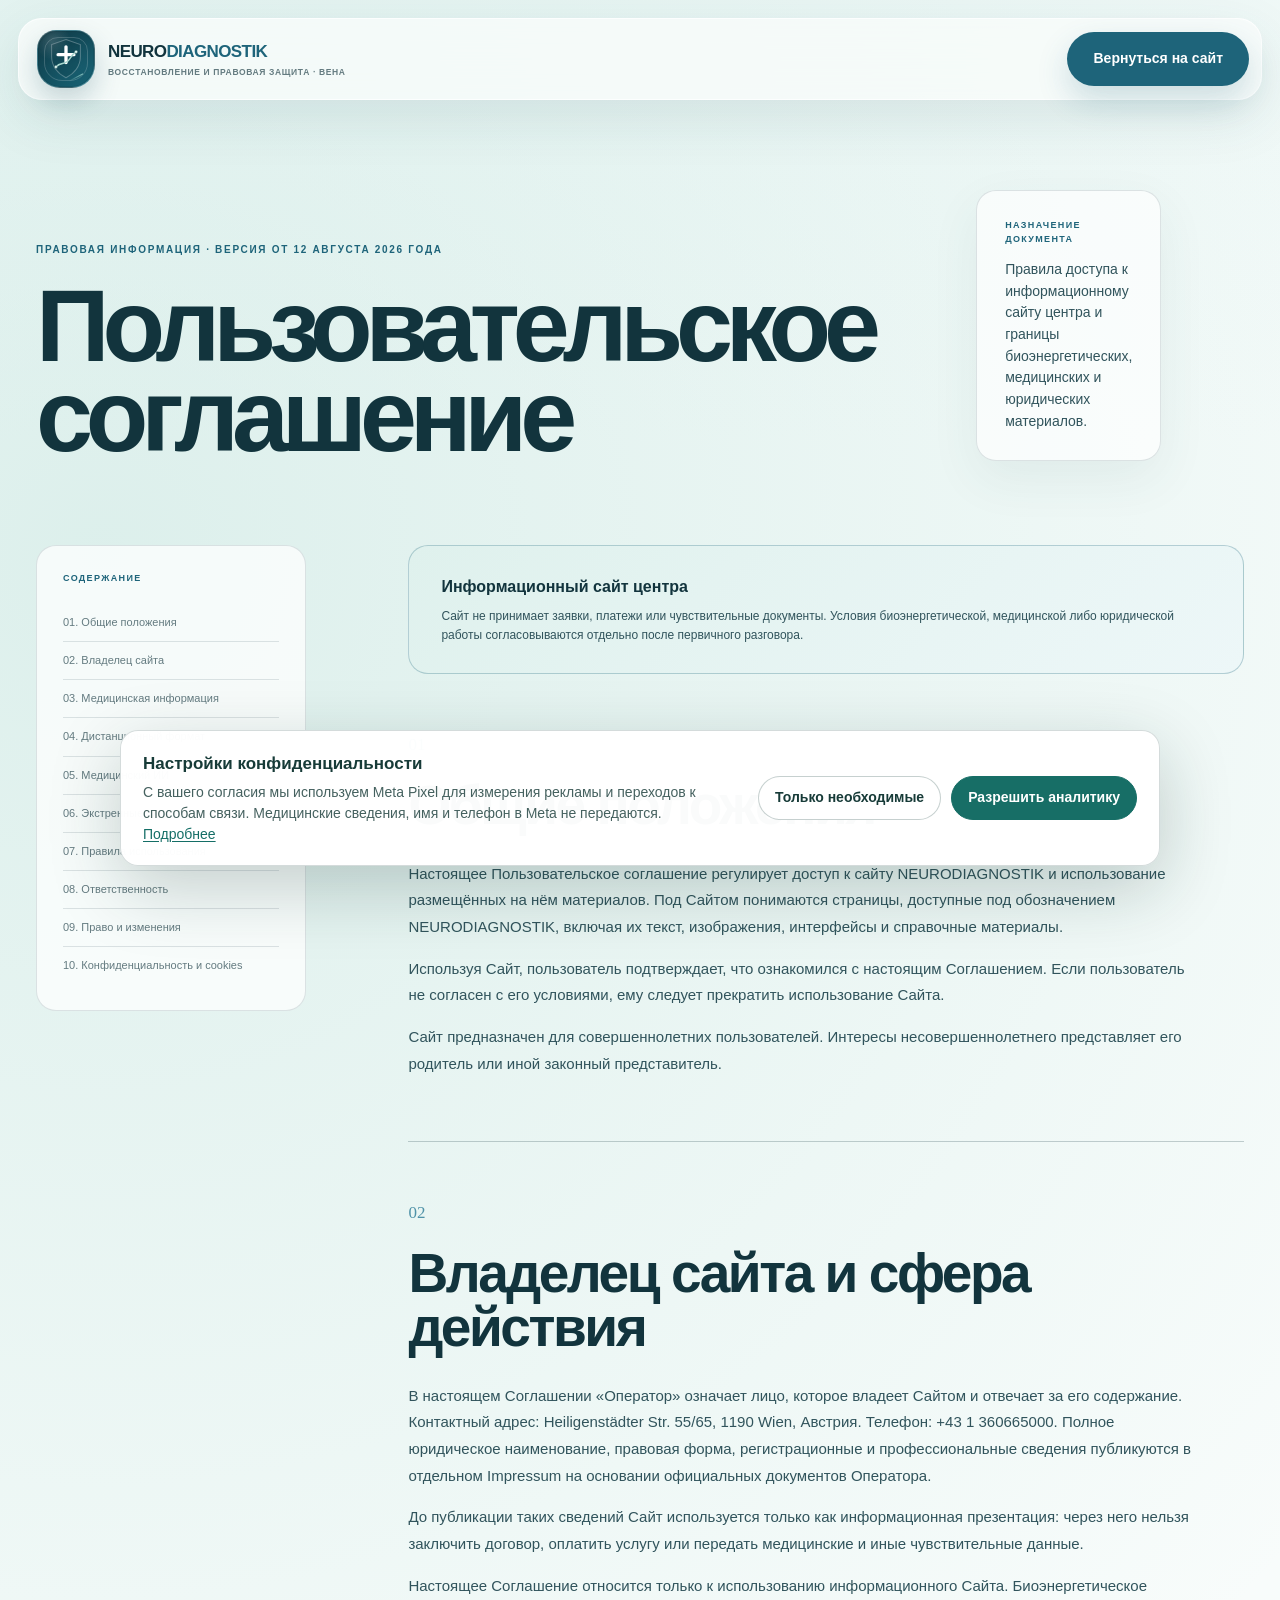
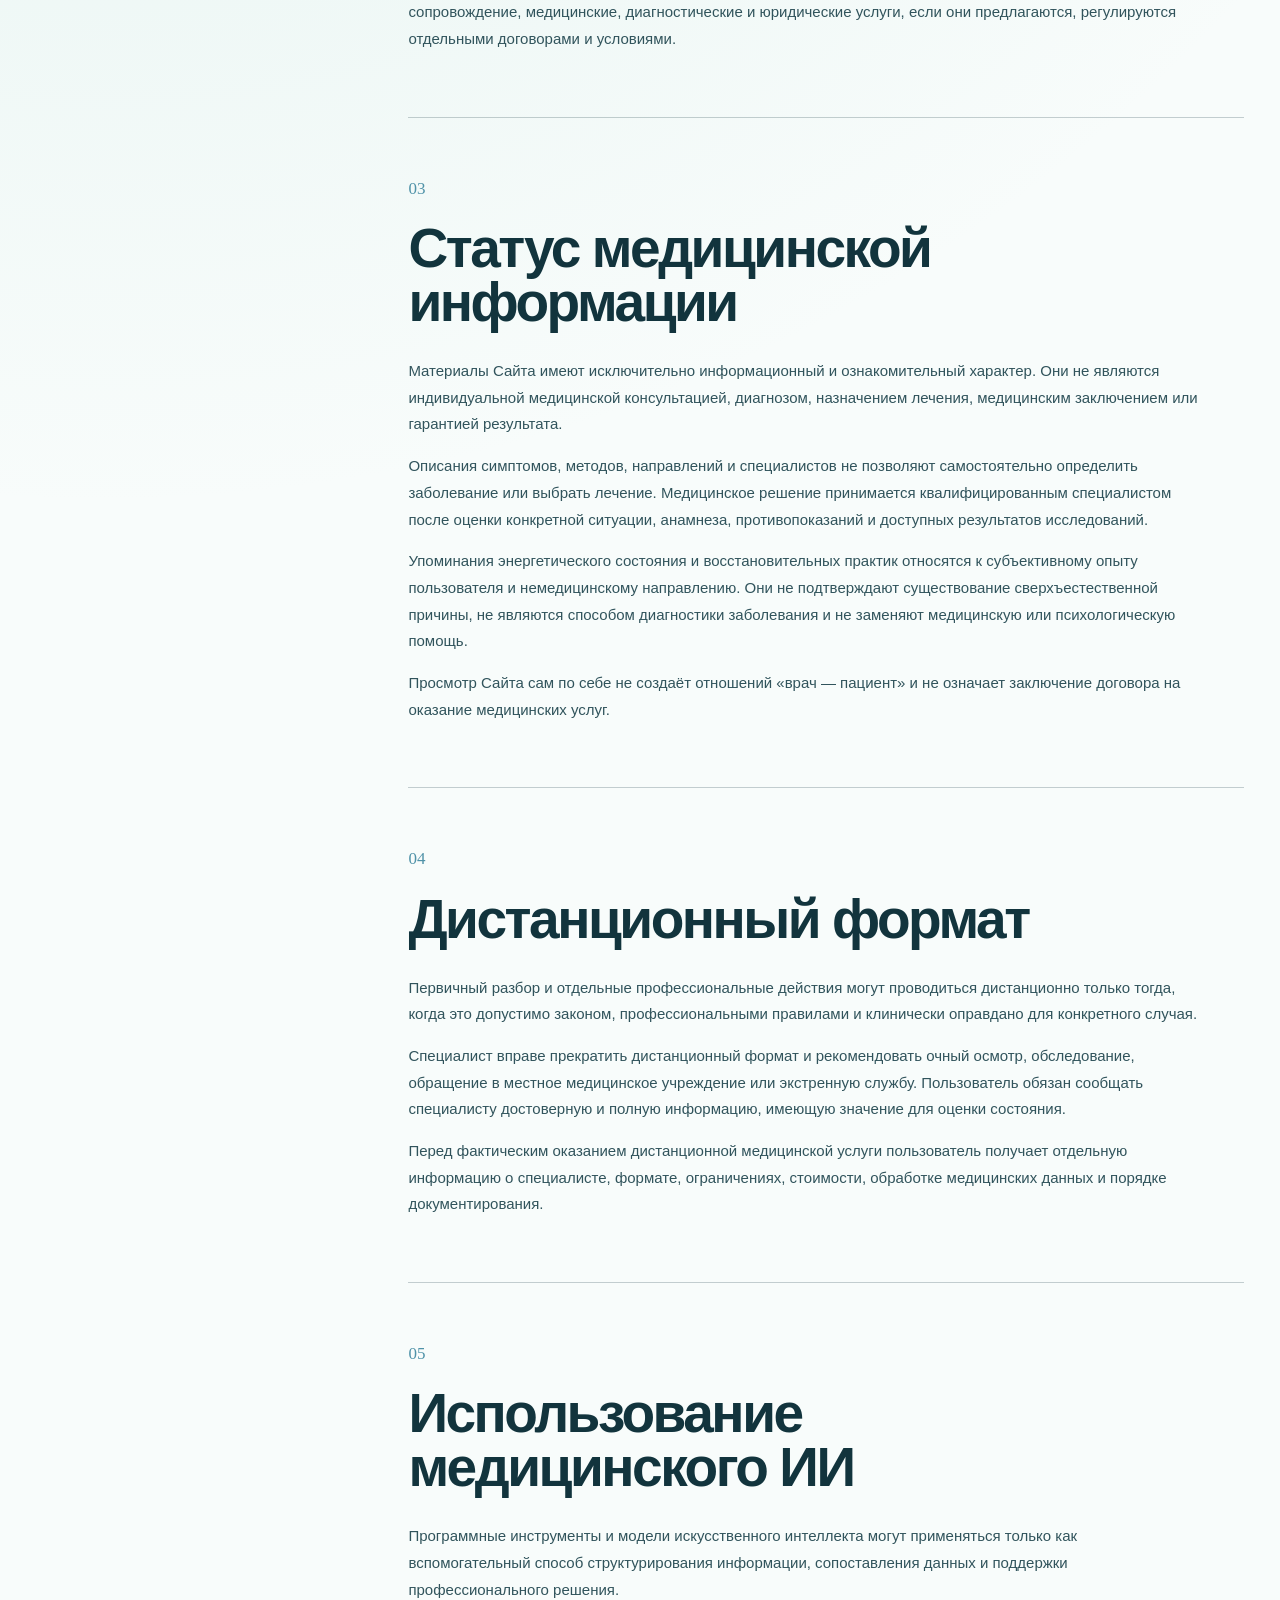
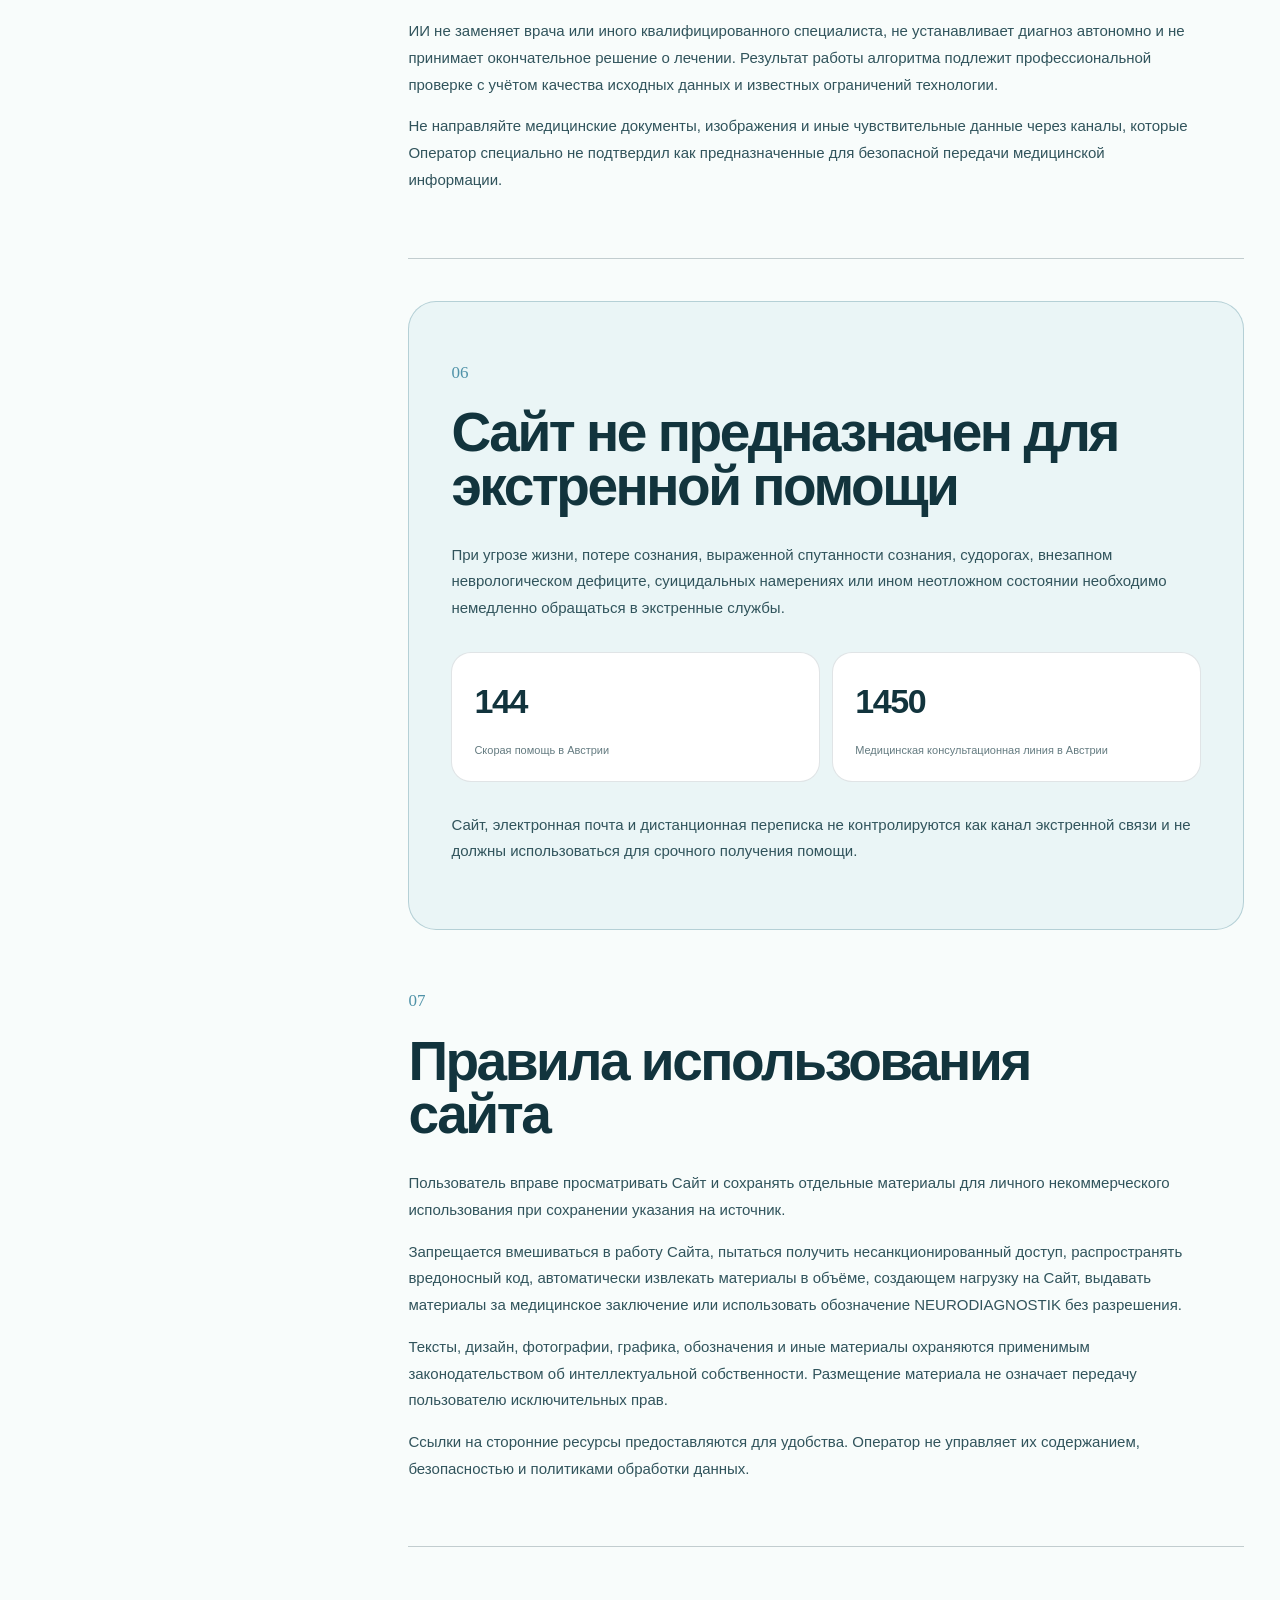
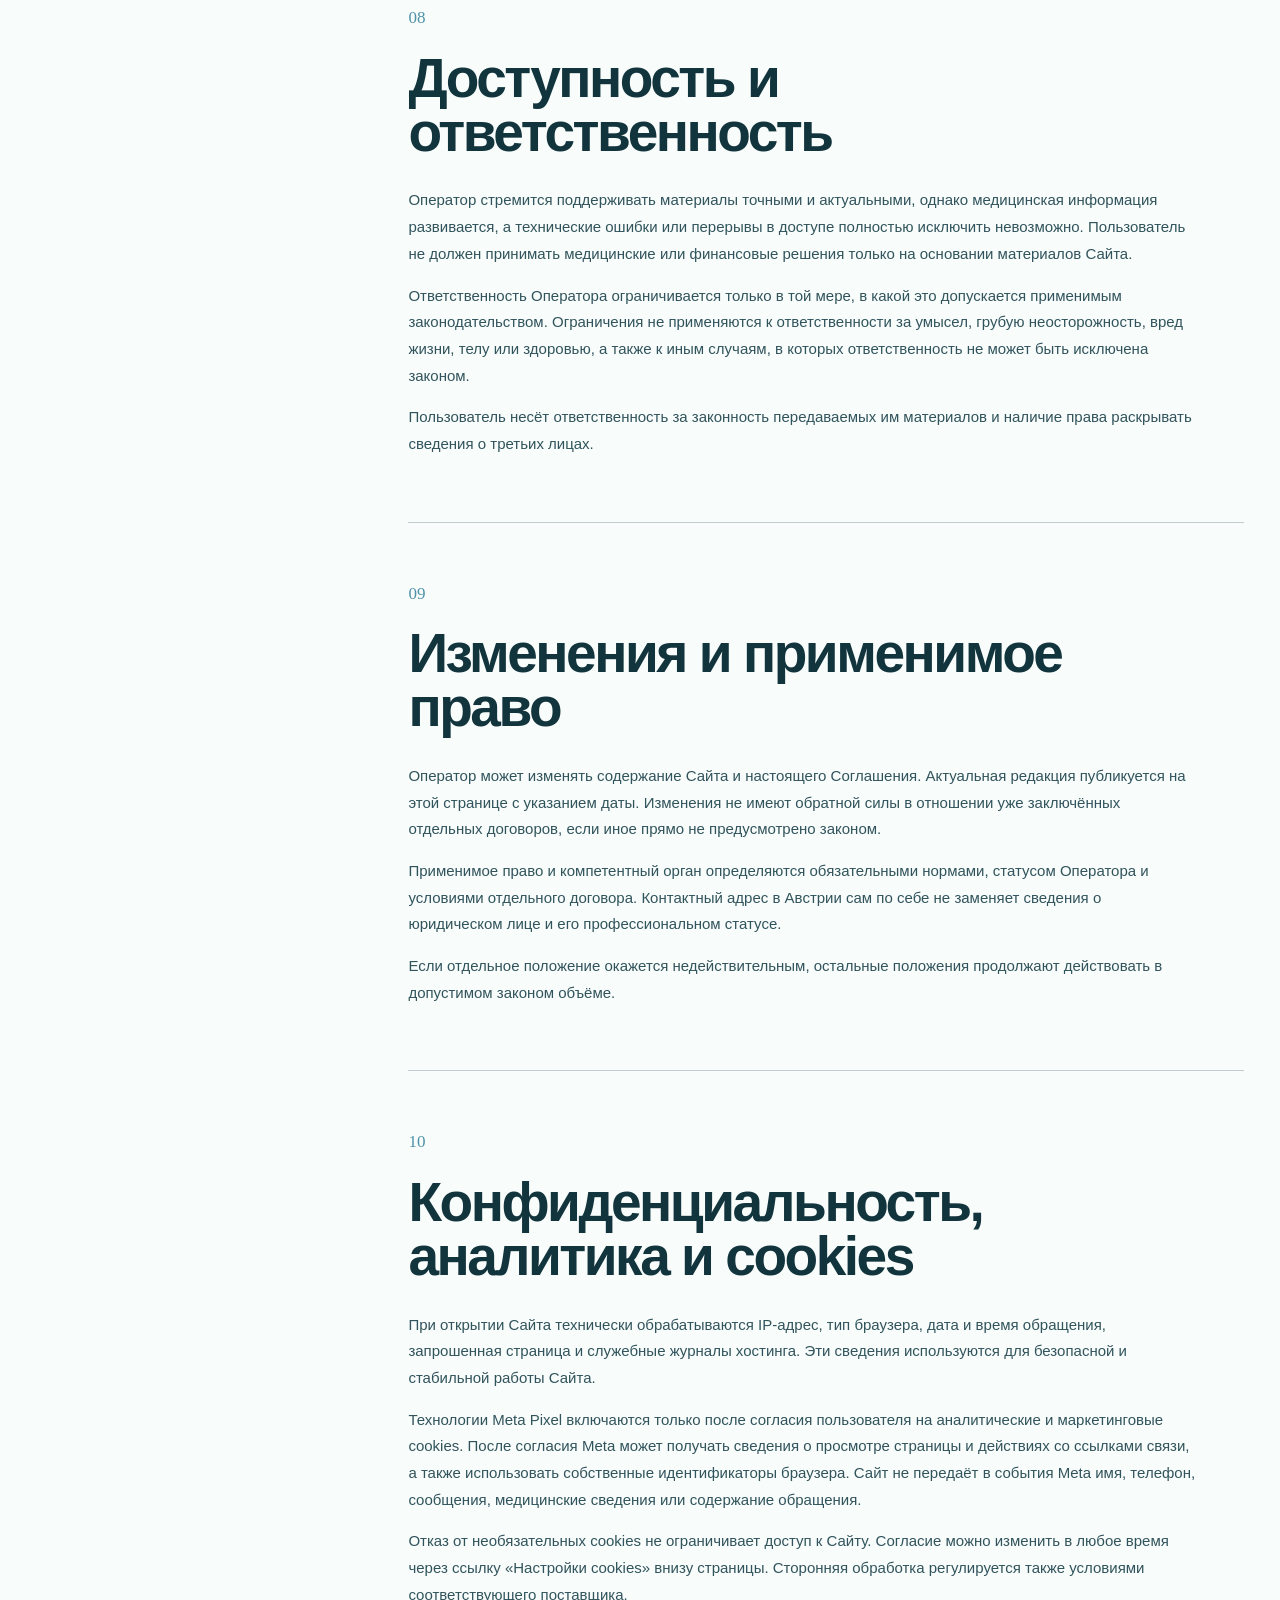
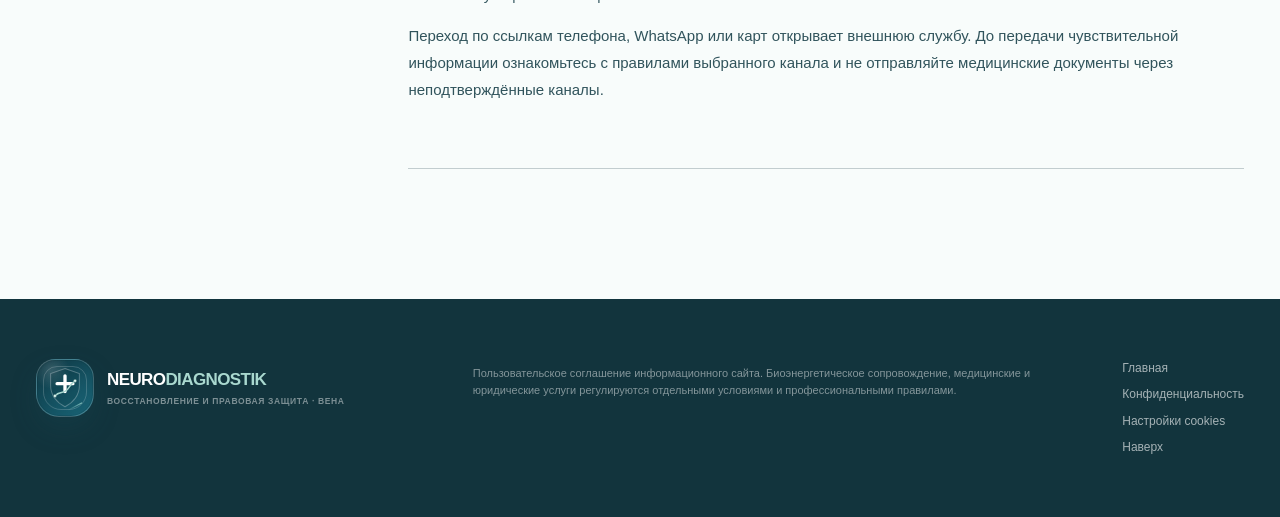
<file: terms.html>
<!doctype html>
<html lang="ru">
<head>
  <meta charset="utf-8">
  <meta name="viewport" content="width=device-width, initial-scale=1">
  <meta name="description" content="Пользовательское соглашение информационного сайта центра восстановления и правовой защиты NEURODIAGNOSTIK.">
  <meta name="theme-color" content="#eaf6f4">
  <meta name="robots" content="index, follow">
  <link rel="canonical" href="https://www.neuro-diagnostik.com/terms.html">
  <title>Пользовательское соглашение — NEURODIAGNOSTIK</title>
  <link rel="icon" href="favicon.svg" type="image/svg+xml">
  <link rel="stylesheet" href="medical.css?v=20260718-5">
  <script src="medical.js" defer></script>
</head>
<body class="legal-page">
  <header class="site-header legal-header" id="top">
    <a class="brand" href="index.html" aria-label="NEURODIAGNOSTIK — на главную">
      <span class="brand-mark" aria-hidden="true">
        <svg class="brand-emblem" viewBox="0 0 64 64" role="presentation"><path class="brand-shield" d="M32 5 52 12v17c0 13-8.5 23.5-20 29C20.5 52.5 12 42 12 29V12Z"/><path class="brand-cross" d="M32 15v22M21 26h22"/><path class="brand-neural" d="M18 43c5.5-6.5 11-3 16-7.5 4.5-4 5.5-9.5 12-13.5"/><circle class="brand-node" cx="18" cy="43" r="2.2"/><circle class="brand-node" cx="46" cy="22" r="2.2"/></svg>
      </span>
      <span class="brand-copy">
        <strong>NEURO<span>DIAGNOSTIK</span></strong>
        <small>Восстановление и правовая защита · Вена</small>
      </span>
    </a>
    <a class="button button-primary legal-back" href="index.html">Вернуться на сайт</a>
  </header>

  <main class="legal-main">
    <section class="legal-hero">
      <div class="section-shell legal-hero-grid">
        <div>
          <p class="eyebrow">Правовая информация · версия от 12 августа 2026 года</p>
          <h1>Пользовательское<br>соглашение</h1>
        </div>
        <div class="legal-hero-note">
          <span>Назначение документа</span>
          <p>Правила доступа к информационному сайту центра и границы биоэнергетических, медицинских и юридических материалов.</p>
        </div>
      </div>
    </section>

    <section class="legal-content">
      <div class="section-shell legal-layout">
        <aside class="legal-nav" aria-label="Содержание соглашения">
          <p>Содержание</p>
          <a href="#general">01. Общие положения</a>
          <a href="#operator">02. Владелец сайта</a>
          <a href="#medical">03. Медицинская информация</a>
          <a href="#remote">04. Дистанционный формат</a>
          <a href="#ai">05. Медицинский ИИ</a>
          <a href="#emergency">06. Экстренные ситуации</a>
          <a href="#rules">07. Правила использования</a>
          <a href="#liability">08. Ответственность</a>
          <a href="#law">09. Право и изменения</a>
          <a href="#privacy">10. Конфиденциальность и cookies</a>
        </aside>

        <article class="legal-document">
          <div class="legal-draft-notice" role="note">
            <strong>Информационный сайт центра</strong>
            <p>Сайт не принимает заявки, платежи или чувствительные документы. Условия биоэнергетической, медицинской либо юридической работы согласовываются отдельно после первичного разговора.</p>
          </div>

          <section id="general">
            <span class="legal-number">01</span>
            <h2>Общие положения</h2>
            <p>Настоящее Пользовательское соглашение регулирует доступ к сайту NEURODIAGNOSTIK и использование размещённых на нём материалов. Под Сайтом понимаются страницы, доступные под обозначением NEURODIAGNOSTIK, включая их текст, изображения, интерфейсы и справочные материалы.</p>
            <p>Используя Сайт, пользователь подтверждает, что ознакомился с настоящим Соглашением. Если пользователь не согласен с его условиями, ему следует прекратить использование Сайта.</p>
            <p>Сайт предназначен для совершеннолетних пользователей. Интересы несовершеннолетнего представляет его родитель или иной законный представитель.</p>
          </section>

          <section id="operator">
            <span class="legal-number">02</span>
            <h2>Владелец сайта и сфера действия</h2>
            <p>В настоящем Соглашении «Оператор» означает лицо, которое владеет Сайтом и отвечает за его содержание. Контактный адрес: Heiligenstädter Str. 55/65, 1190 Wien, Австрия. Телефон: <a href="tel:+431360665000">+43 1 360665000</a>. Полное юридическое наименование, правовая форма, регистрационные и профессиональные сведения публикуются в отдельном Impressum на основании официальных документов Оператора.</p>
            <p>До публикации таких сведений Сайт используется только как информационная презентация: через него нельзя заключить договор, оплатить услугу или передать медицинские и иные чувствительные данные.</p>
            <p>Настоящее Соглашение относится только к использованию информационного Сайта. Биоэнергетическое сопровождение, медицинские, диагностические и юридические услуги, если они предлагаются, регулируются отдельными договорами и условиями.</p>
          </section>

          <section id="medical">
            <span class="legal-number">03</span>
            <h2>Статус медицинской информации</h2>
            <p>Материалы Сайта имеют исключительно информационный и ознакомительный характер. Они не являются индивидуальной медицинской консультацией, диагнозом, назначением лечения, медицинским заключением или гарантией результата.</p>
            <p>Описания симптомов, методов, направлений и специалистов не позволяют самостоятельно определить заболевание или выбрать лечение. Медицинское решение принимается квалифицированным специалистом после оценки конкретной ситуации, анамнеза, противопоказаний и доступных результатов исследований.</p>
            <p>Упоминания энергетического состояния и восстановительных практик относятся к субъективному опыту пользователя и немедицинскому направлению. Они не подтверждают существование сверхъестественной причины, не являются способом диагностики заболевания и не заменяют медицинскую или психологическую помощь.</p>
            <p>Просмотр Сайта сам по себе не создаёт отношений «врач — пациент» и не означает заключение договора на оказание медицинских услуг.</p>
          </section>

          <section id="remote">
            <span class="legal-number">04</span>
            <h2>Дистанционный формат</h2>
            <p>Первичный разбор и отдельные профессиональные действия могут проводиться дистанционно только тогда, когда это допустимо законом, профессиональными правилами и клинически оправдано для конкретного случая.</p>
            <p>Специалист вправе прекратить дистанционный формат и рекомендовать очный осмотр, обследование, обращение в местное медицинское учреждение или экстренную службу. Пользователь обязан сообщать специалисту достоверную и полную информацию, имеющую значение для оценки состояния.</p>
            <p>Перед фактическим оказанием дистанционной медицинской услуги пользователь получает отдельную информацию о специалисте, формате, ограничениях, стоимости, обработке медицинских данных и порядке документирования.</p>
          </section>

          <section id="ai">
            <span class="legal-number">05</span>
            <h2>Использование медицинского ИИ</h2>
            <p>Программные инструменты и модели искусственного интеллекта могут применяться только как вспомогательный способ структурирования информации, сопоставления данных и поддержки профессионального решения.</p>
            <p>ИИ не заменяет врача или иного квалифицированного специалиста, не устанавливает диагноз автономно и не принимает окончательное решение о лечении. Результат работы алгоритма подлежит профессиональной проверке с учётом качества исходных данных и известных ограничений технологии.</p>
            <p>Не направляйте медицинские документы, изображения и иные чувствительные данные через каналы, которые Оператор специально не подтвердил как предназначенные для безопасной передачи медицинской информации.</p>
          </section>

          <section class="legal-emergency" id="emergency">
            <span class="legal-number">06</span>
            <h2>Сайт не предназначен для экстренной помощи</h2>
            <p>При угрозе жизни, потере сознания, выраженной спутанности сознания, судорогах, внезапном неврологическом дефиците, суицидальных намерениях или ином неотложном состоянии необходимо немедленно обращаться в экстренные службы.</p>
            <div class="emergency-contacts">
              <a href="tel:144"><strong>144</strong><span>Скорая помощь в Австрии</span></a>
              <a href="tel:1450"><strong>1450</strong><span>Медицинская консультационная линия в Австрии</span></a>
            </div>
            <p>Сайт, электронная почта и дистанционная переписка не контролируются как канал экстренной связи и не должны использоваться для срочного получения помощи.</p>
          </section>

          <section id="rules">
            <span class="legal-number">07</span>
            <h2>Правила использования сайта</h2>
            <p>Пользователь вправе просматривать Сайт и сохранять отдельные материалы для личного некоммерческого использования при сохранении указания на источник.</p>
            <p>Запрещается вмешиваться в работу Сайта, пытаться получить несанкционированный доступ, распространять вредоносный код, автоматически извлекать материалы в объёме, создающем нагрузку на Сайт, выдавать материалы за медицинское заключение или использовать обозначение NEURODIAGNOSTIK без разрешения.</p>
            <p>Тексты, дизайн, фотографии, графика, обозначения и иные материалы охраняются применимым законодательством об интеллектуальной собственности. Размещение материала не означает передачу пользователю исключительных прав.</p>
            <p>Ссылки на сторонние ресурсы предоставляются для удобства. Оператор не управляет их содержанием, безопасностью и политиками обработки данных.</p>
          </section>

          <section id="liability">
            <span class="legal-number">08</span>
            <h2>Доступность и ответственность</h2>
            <p>Оператор стремится поддерживать материалы точными и актуальными, однако медицинская информация развивается, а технические ошибки или перерывы в доступе полностью исключить невозможно. Пользователь не должен принимать медицинские или финансовые решения только на основании материалов Сайта.</p>
            <p>Ответственность Оператора ограничивается только в той мере, в какой это допускается применимым законодательством. Ограничения не применяются к ответственности за умысел, грубую неосторожность, вред жизни, телу или здоровью, а также к иным случаям, в которых ответственность не может быть исключена законом.</p>
            <p>Пользователь несёт ответственность за законность передаваемых им материалов и наличие права раскрывать сведения о третьих лицах.</p>
          </section>

          <section id="law">
            <span class="legal-number">09</span>
            <h2>Изменения и применимое право</h2>
            <p>Оператор может изменять содержание Сайта и настоящего Соглашения. Актуальная редакция публикуется на этой странице с указанием даты. Изменения не имеют обратной силы в отношении уже заключённых отдельных договоров, если иное прямо не предусмотрено законом.</p>
            <p>Применимое право и компетентный орган определяются обязательными нормами, статусом Оператора и условиями отдельного договора. Контактный адрес в Австрии сам по себе не заменяет сведения о юридическом лице и его профессиональном статусе.</p>
            <p>Если отдельное положение окажется недействительным, остальные положения продолжают действовать в допустимом законом объёме.</p>
          </section>

          <section id="privacy">
            <span class="legal-number">10</span>
            <h2>Конфиденциальность, аналитика и cookies</h2>
            <p>При открытии Сайта технически обрабатываются IP-адрес, тип браузера, дата и время обращения, запрошенная страница и служебные журналы хостинга. Эти сведения используются для безопасной и стабильной работы Сайта.</p>
            <p>Технологии Meta Pixel включаются только после согласия пользователя на аналитические и маркетинговые cookies. После согласия Meta может получать сведения о просмотре страницы и действиях со ссылками связи, а также использовать собственные идентификаторы браузера. Сайт не передаёт в события Meta имя, телефон, сообщения, медицинские сведения или содержание обращения.</p>
            <p>Отказ от необязательных cookies не ограничивает доступ к Сайту. Согласие можно изменить в любое время через ссылку «Настройки cookies» внизу страницы. Сторонняя обработка регулируется также условиями соответствующего поставщика.</p>
            <p>Переход по ссылкам телефона, WhatsApp или карт открывает внешнюю службу. До передачи чувствительной информации ознакомьтесь с правилами выбранного канала и не отправляйте медицинские документы через неподтверждённые каналы.</p>
          </section>

        </article>
      </div>
    </section>
  </main>

  <footer class="site-footer legal-footer">
    <div class="section-shell footer-grid">
      <a class="brand brand-footer" href="index.html">
        <span class="brand-mark" aria-hidden="true"><svg class="brand-emblem" viewBox="0 0 64 64" role="presentation"><path class="brand-shield" d="M32 5 52 12v17c0 13-8.5 23.5-20 29C20.5 52.5 12 42 12 29V12Z"/><path class="brand-cross" d="M32 15v22M21 26h22"/><path class="brand-neural" d="M18 43c5.5-6.5 11-3 16-7.5 4.5-4 5.5-9.5 12-13.5"/><circle class="brand-node" cx="18" cy="43" r="2.2"/><circle class="brand-node" cx="46" cy="22" r="2.2"/></svg></span>
        <span class="brand-copy"><strong>NEURO<span>DIAGNOSTIK</span></strong><small>Восстановление и правовая защита · Вена</small></span>
      </a>
      <p>Пользовательское соглашение информационного сайта. Биоэнергетическое сопровождение, медицинские и юридические услуги регулируются отдельными условиями и профессиональными правилами.</p>
      <div><a href="index.html">Главная</a><a href="#privacy">Конфиденциальность</a><a href="#cookie-settings" data-cookie-settings>Настройки cookies</a><a href="#top">Наверх</a></div>
    </div>
  </footer>
</body>
</html>
</file>
<file: medical.css>
:root {
  --ink: #12343d;
  --ink-soft: #31545c;
  --muted: #647b80;
  --blue: #4f92a8;
  --blue-dark: #1e647a;
  --mint: #a9d8cf;
  --mint-soft: #dff1ed;
  --violet: #806d9a;
  --violet-soft: #eeeaf4;
  --gold: #c3a66d;
  --gold-soft: #f5eddd;
  --ice: #edf7f8;
  --paper: #f8fcfb;
  --white: #ffffff;
  --line: rgba(18, 52, 61, .13);
  --line-strong: rgba(18, 52, 61, .23);
  --shadow: 0 24px 70px rgba(42, 83, 91, .12);
  --radius-xl: 40px;
  --radius-lg: 28px;
  --radius-md: 20px;
  --shell: min(100% - 72px, 1440px);
}

* {
  box-sizing: border-box;
}

html {
  scroll-behavior: smooth;
}

body {
  margin: 0;
  color: var(--ink);
  background: var(--paper);
  font-family: Inter, "Segoe UI", Arial, sans-serif;
  font-size: 16px;
  line-height: 1.55;
  -webkit-font-smoothing: antialiased;
}

body.menu-open {
  overflow: hidden;
}

.preview-banner {
  position: fixed;
  z-index: 90;
  top: 0;
  left: 0;
  display: flex;
  width: 100%;
  min-height: 40px;
  align-items: center;
  justify-content: center;
  gap: 12px;
  padding: 8px 20px;
  color: #fff;
  background: #153f49;
  font-size: 12px;
  line-height: 1.3;
  text-align: center;
}

.preview-banner strong {
  color: #d9c087;
  text-transform: uppercase;
  letter-spacing: .08em;
}

.preview-mode .site-header {
  top: 56px;
}

.preview-mode .site-header.is-scrolled {
  top: 48px;
}

main {
  display: flex;
  flex-direction: column;
}

main > .hero { order: 1; }
main > .clinic-entry { order: 2; }
main > .medical-strip { order: 3; }
main > .specialists { order: 4; }
main > .directions { order: 5; }
main > .diagnostic-model { order: 6; }
main > .lawyers { order: 7; }
main > .methods { order: 8; }
main > .process { order: 9; }
main > .result { order: 10; }
main > .trust { order: 11; }
main > .questions { order: 12; }
main > .preparation { order: 13; }
main > .contact { order: 14; }

a {
  color: inherit;
  text-decoration: none;
}

button,
input,
textarea {
  font: inherit;
}

img {
  display: block;
  max-width: 100%;
}

p,
h1,
h2,
h3,
ul,
ol,
dl,
dd,
figure {
  margin-top: 0;
}

h1,
h2,
h3 {
  margin-bottom: 0;
  font-weight: 550;
  letter-spacing: -.045em;
}

h2 {
  font-size: clamp(52px, 5.7vw, 88px);
  line-height: .98;
}

.section-shell {
  width: var(--shell);
  margin-inline: auto;
}

.section-pad {
  padding: 130px 0;
}

.eyebrow {
  margin-bottom: 24px;
  color: var(--blue-dark);
  font-size: 10px;
  font-weight: 750;
  letter-spacing: .17em;
  text-transform: uppercase;
}

.button {
  display: inline-flex;
  min-height: 54px;
  align-items: center;
  justify-content: center;
  padding: 0 25px;
  border: 1px solid transparent;
  border-radius: 999px;
  font-size: 14px;
  font-weight: 700;
  transition: transform .25s ease, background-color .25s ease, box-shadow .25s ease, border-color .25s ease;
}

.button:hover {
  transform: translateY(-2px);
}

.button-primary {
  color: var(--white);
  background: var(--blue-dark);
  box-shadow: 0 14px 32px rgba(30, 100, 122, .2);
}

.button-primary:hover {
  background: #15576b;
  box-shadow: 0 18px 38px rgba(30, 100, 122, .28);
}

.button-large {
  min-height: 62px;
  padding-inline: 31px;
  font-size: 15px;
}

.site-header {
  position: fixed;
  z-index: 60;
  top: 18px;
  left: 50%;
  display: grid;
  width: min(calc(100% - 36px), 1520px);
  min-height: 82px;
  grid-template-columns: auto 1fr auto;
  align-items: center;
  gap: 36px;
  padding: 10px 12px 10px 18px;
  border: 1px solid rgba(255, 255, 255, .7);
  border-radius: 24px;
  background: rgba(248, 252, 251, .82);
  box-shadow: 0 18px 54px rgba(30, 75, 84, .1);
  backdrop-filter: blur(18px);
  transform: translateX(-50%);
  transition: top .25s ease, min-height .25s ease, box-shadow .25s ease, background-color .25s ease;
}

.site-header.is-scrolled {
  top: 8px;
  min-height: 70px;
  background: rgba(248, 252, 251, .95);
  box-shadow: 0 16px 42px rgba(30, 75, 84, .15);
}

.brand {
  display: inline-flex;
  align-items: center;
  gap: 13px;
}

.brand-mark {
  position: relative;
  display: grid;
  width: 58px;
  height: 58px;
  flex: 0 0 auto;
  place-items: center;
  overflow: hidden;
  border: 1px solid rgba(255, 255, 255, .18);
  border-radius: 19px 19px 23px 23px;
  background:
    radial-gradient(circle at 25% 18%, rgba(255, 255, 255, .16), transparent 30%),
    linear-gradient(145deg, #0e3540, #1d7084);
  box-shadow:
    inset 0 0 0 1px rgba(10, 42, 50, .15),
    inset 0 -10px 22px rgba(6, 40, 48, .18),
    0 12px 27px rgba(21, 78, 91, .22);
  transition: box-shadow .3s ease, transform .3s ease;
}

.brand-mark::before {
  position: absolute;
  inset: 6px;
  content: "";
  border: 1px solid rgba(255, 255, 255, .18);
  border-radius: 14px 14px 18px 18px;
}

.brand-mark::after {
  position: absolute;
  right: 10px;
  bottom: 9px;
  width: 16px;
  height: 1px;
  content: "";
  border-radius: 999px;
  background: linear-gradient(90deg, transparent, rgba(175, 232, 220, .72));
  transform: rotate(-28deg);
}

.brand-emblem {
  position: relative;
  z-index: 2;
  width: 46px;
  height: 46px;
  overflow: visible;
}

.brand-shield {
  fill: rgba(6, 38, 46, .14);
  stroke: rgba(255, 255, 255, .28);
  stroke-width: 1.4;
}

.brand-cross {
  fill: none;
  stroke: #fff;
  stroke-linecap: round;
  stroke-width: 4.6;
}

.brand-neural {
  fill: none;
  stroke: #a9d8cf;
  stroke-linecap: round;
  stroke-width: 2.1;
}

.brand-node {
  fill: #d9f3ec;
  stroke: rgba(10, 55, 65, .55);
  stroke-width: .8;
}

.brand:hover .brand-mark {
  transform: translateY(-1px);
  box-shadow:
    inset 0 0 0 1px rgba(10, 42, 50, .15),
    inset 0 -10px 22px rgba(6, 40, 48, .18),
    0 17px 34px rgba(21, 78, 91, .28);
}

.brand-copy {
  display: grid;
  gap: 1px;
  white-space: nowrap;
}

.brand-copy strong {
  font-size: 17px;
  letter-spacing: -.035em;
}

.brand-copy strong span {
  color: var(--blue-dark);
}

.brand-copy small {
  color: var(--muted);
  font-size: 8.5px;
  font-weight: 700;
  letter-spacing: .075em;
  text-transform: uppercase;
}

.desktop-nav {
  display: flex;
  justify-content: center;
  gap: 33px;
  color: var(--ink-soft);
  font-size: 13px;
}

.desktop-nav a {
  transition: color .2s ease;
}

.desktop-nav a:hover {
  color: var(--blue-dark);
}

.menu-toggle,
.mobile-menu {
  display: none;
}

.hero {
  position: relative;
  min-height: 920px;
  overflow: hidden;
  padding: 145px 0 82px;
  background:
    radial-gradient(circle at 11% 35%, rgba(128, 109, 154, .12), transparent 25%),
    radial-gradient(circle at 87% 16%, rgba(195, 166, 109, .12), transparent 23%),
    linear-gradient(135deg, rgba(255, 255, 255, .95), rgba(239, 247, 244, .9) 54%, rgba(229, 240, 244, .94)),
    var(--ice);
}

.hero-ambient {
  position: absolute;
  inset: 0;
  pointer-events: none;
}

.hero-ambient::before,
.hero-ambient::after {
  position: absolute;
  content: "";
  border-radius: 50%;
  filter: blur(2px);
}

.hero-ambient::before {
  top: -280px;
  right: -140px;
  width: 780px;
  height: 780px;
  background: radial-gradient(circle, rgba(174, 154, 194, .25), rgba(174, 154, 194, 0) 69%);
}

.hero-ambient::after {
  bottom: -360px;
  left: -260px;
  width: 880px;
  height: 880px;
  background: radial-gradient(circle, rgba(184, 205, 188, .23), rgba(184, 205, 188, 0) 70%);
}

.hero-grid {
  position: relative;
  z-index: 2;
  display: grid;
  min-height: 690px;
  grid-template-columns: 1.03fr .8fr;
  align-items: center;
  gap: 6vw;
}

.hero-copy {
  padding-top: 26px;
}

.hero h1 {
  max-width: 950px;
  font-size: clamp(64px, 6.7vw, 108px);
  line-height: .91;
}

.hero h1 span {
  display: block;
}

.hero h1 span:nth-child(2) {
  color: var(--violet);
}

.hero h1 span:nth-child(3) {
  color: var(--blue-dark);
}

.js .hero h1 span {
  opacity: 0;
  transform: translateY(32px);
  animation: hero-line .72s cubic-bezier(.22, .78, .2, 1) forwards;
}

.js .hero h1 span:nth-child(2) {
  animation-delay: .1s;
}

.js .hero h1 span:nth-child(3) {
  animation-delay: .2s;
}

@keyframes hero-line {
  to { opacity: 1; transform: translateY(0); }
}

.js .hero-photo {
  opacity: 0;
  transform: translateY(24px) scale(.985);
  animation: hero-visual-in .82s .18s cubic-bezier(.22, .78, .2, 1) forwards;
}

.js .case-summary-card,
.js .hero-note {
  opacity: 0;
  transform: translateY(18px);
  animation: hero-panel-in .62s .48s cubic-bezier(.22, .78, .2, 1) forwards;
}

.js .hero-note {
  animation-delay: .62s;
}

@keyframes hero-visual-in {
  to { opacity: 1; transform: translateY(0) scale(1); }
}

@keyframes hero-panel-in {
  to { opacity: 1; transform: translateY(0); }
}

.hero-lead {
  max-width: 760px;
  margin: 35px 0 0;
  color: var(--ink-soft);
  font-size: 19px;
  line-height: 1.58;
}

.hero-actions {
  display: flex;
  align-items: center;
  gap: 24px;
  margin-top: 34px;
}

.text-link {
  display: inline-flex;
  align-items: center;
  gap: 13px;
  color: var(--blue-dark);
  font-size: 14px;
  font-weight: 700;
}

.text-link span {
  font-size: 20px;
  transition: transform .2s ease;
}

.text-link:hover span {
  transform: translateX(4px);
}

.hero-trust {
  display: grid;
  max-width: 760px;
  grid-template-columns: repeat(3, 1fr);
  margin: 43px 0 0;
  padding: 28px 0 0;
  list-style: none;
  border-top: 1px solid var(--line);
}

.hero-trust li {
  display: flex;
  align-items: center;
  gap: 13px;
  padding-right: 20px;
}

.hero-trust b {
  color: var(--violet);
  font-family: Georgia, serif;
  font-size: 27px;
  font-weight: 400;
}

.hero-trust span {
  color: var(--muted);
  font-size: 10px;
  font-weight: 700;
  letter-spacing: .08em;
  line-height: 1.45;
  text-transform: uppercase;
}

.hero-visual {
  position: relative;
  isolation: isolate;
  min-height: 690px;
}

.hero-visual::before,
.hero-visual::after {
  position: absolute;
  z-index: 0;
  content: "";
  pointer-events: none;
}

.hero-visual::before {
  top: -34px;
  right: -42px;
  width: 250px;
  height: 250px;
  border: 1px solid rgba(128, 109, 154, .22);
  border-radius: 42% 58% 46% 54%;
  box-shadow: inset 0 0 60px rgba(128, 109, 154, .06);
  transform: rotate(24deg);
}

.hero-visual::after {
  right: -80px;
  bottom: 80px;
  width: 340px;
  height: 340px;
  border-radius: 50%;
  background: radial-gradient(circle, rgba(195, 166, 109, .15), rgba(195, 166, 109, 0) 68%);
}

.hero-photo {
  position: absolute;
  z-index: 1;
  inset: 0 0 72px 0;
  overflow: hidden;
  margin: 0;
  border: 10px solid rgba(255, 255, 255, .56);
  border-radius: 42px 160px 42px 42px;
  background: #d6e8e8;
  box-shadow: var(--shadow);
}

.hero-photo::after {
  position: absolute;
  inset: 0;
  content: "";
  background: linear-gradient(180deg, rgba(26, 82, 94, .02), rgba(18, 60, 69, .13));
}

.hero-photo img {
  width: 100%;
  height: 100%;
  object-fit: cover;
  object-position: 53% center;
  filter: saturate(.74) contrast(.96);
  transform: translate3d(var(--photo-x, 0), var(--photo-y, 0), 0) scale(1.018);
  transition: transform .55s cubic-bezier(.22, .72, .22, 1);
}

.hero-photo--state img {
  object-position: 72% center;
  filter: saturate(.68) contrast(1.01) brightness(.93);
}

.case-summary-card {
  position: absolute;
  z-index: 3;
  bottom: 0;
  left: -5%;
  width: min(410px, 76%);
  overflow: hidden;
  color: var(--ink);
  border: 1px solid rgba(128, 109, 154, .22);
  border-radius: 26px;
  background: rgba(250, 253, 252, .94);
  box-shadow: 0 24px 62px rgba(31, 77, 86, .2);
  backdrop-filter: blur(18px);
}

.case-summary-head {
  display: flex;
  align-items: center;
  justify-content: space-between;
  padding: 17px 19px;
  color: var(--blue-dark);
  border-bottom: 1px solid var(--line);
  font-size: 8px;
  font-weight: 750;
  letter-spacing: .12em;
  text-transform: uppercase;
}

.case-summary-head small {
  color: var(--muted);
  font-size: 7px;
  letter-spacing: .08em;
}

.case-summary-rows {
  display: grid;
  padding-inline: 18px;
}

.case-summary-rows > div {
  display: grid;
  min-height: 64px;
  grid-template-columns: 27px 1fr auto;
  align-items: center;
  gap: 10px;
  border-bottom: 1px solid var(--line);
}

.case-summary-rows > div > b {
  color: var(--blue);
  font-family: Georgia, serif;
  font-size: 13px;
  font-weight: 400;
}

.case-summary-rows > div:first-child > b,
.case-summary-rows > div:first-child i {
  color: var(--violet);
}

.case-summary-rows > div:first-child i {
  background: var(--violet-soft);
}

.case-summary-rows > div:last-child > b,
.case-summary-rows > div:last-child i {
  color: #876d39;
}

.case-summary-rows > div:last-child i {
  background: var(--gold-soft);
}

.case-summary-rows > div > span {
  display: grid;
  gap: 1px;
}

.case-summary-rows strong {
  font-size: 11px;
}

.case-summary-rows small {
  color: var(--muted);
  font-size: 8px;
}

.case-summary-rows i {
  padding: 5px 7px;
  color: var(--blue-dark);
  border-radius: 999px;
  background: var(--mint-soft);
  font-size: 6px;
  font-style: normal;
  font-weight: 800;
  letter-spacing: .09em;
}

.case-summary-foot {
  display: grid;
  grid-template-columns: 45px 1fr;
  align-items: center;
  gap: 10px;
  padding: 15px 18px;
  background: rgba(223, 241, 237, .76);
}

.case-summary-foot span {
  color: var(--blue-dark);
  font-size: 7px;
  font-weight: 800;
  letter-spacing: .12em;
  text-transform: uppercase;
}

.case-summary-foot strong {
  font-size: 11px;
}

.hero-note {
  position: absolute;
  z-index: 3;
  top: 34px;
  right: -4%;
  display: grid;
  width: min(280px, 54%);
  gap: 7px;
  padding: 21px 23px;
  border: 1px solid rgba(128, 109, 154, .2);
  border-radius: 24px;
  background: rgba(255, 255, 255, .88);
  box-shadow: 0 18px 50px rgba(37, 86, 94, .16);
  backdrop-filter: blur(15px);
}

.hero-note small {
  color: var(--violet);
  font-size: 8px;
  font-weight: 750;
  letter-spacing: .14em;
  text-transform: uppercase;
}

.hero-note strong {
  font-size: 15px;
}

.hero-note span {
  color: var(--muted);
  font-size: 11px;
}

.scroll-cue {
  position: absolute;
  z-index: 4;
  bottom: 30px;
  left: 28px;
  color: var(--muted);
  font-size: 8px;
  font-weight: 750;
  letter-spacing: .17em;
  text-transform: uppercase;
  writing-mode: vertical-rl;
}

.scroll-cue::after {
  display: block;
  width: 1px;
  height: 38px;
  margin: 12px auto 0;
  content: "";
  background: var(--blue);
}

.medical-strip {
  padding: 28px 0;
  color: var(--white);
  background:
    radial-gradient(circle at 14% 50%, rgba(128, 109, 154, .25), transparent 26%),
    linear-gradient(100deg, #12343d, #183c45 68%, #283643);
}

.medical-strip-grid {
  display: grid;
  grid-template-columns: 1.5fr repeat(5, auto);
  align-items: center;
  gap: 34px;
}

.medical-strip p {
  margin: 0;
  font-size: 14px;
  font-weight: 650;
}

.medical-strip span {
  color: rgba(255, 255, 255, .56);
  font-size: 9px;
  font-weight: 750;
  letter-spacing: .12em;
  text-transform: uppercase;
}

.section-heading {
  display: grid;
  grid-template-columns: 1.15fr .54fr;
  align-items: end;
  gap: 8vw;
}

.section-heading > p {
  max-width: 510px;
  margin-bottom: 20px;
  color: var(--muted);
  font-size: 18px;
}

.directions {
  background: var(--paper);
}

.symptom-grid {
  display: grid;
  grid-template-columns: repeat(4, 1fr);
  gap: 14px;
  margin-top: 70px;
}

.symptom-grid--situations {
  grid-template-columns: repeat(3, 1fr);
}

.symptom-grid article {
  display: flex;
  min-height: 330px;
  flex-direction: column;
  padding: 28px;
  border: 1px solid var(--line);
  border-radius: var(--radius-lg);
  background: var(--white);
  box-shadow: 0 12px 36px rgba(42, 83, 91, .055);
  transition: transform .28s ease, box-shadow .28s ease, border-color .28s ease;
}

.symptom-grid article:hover {
  border-color: rgba(30, 100, 122, .25);
  box-shadow: 0 22px 52px rgba(42, 83, 91, .11);
  transform: translateY(-5px);
}

.symptom-grid .symptom-card--energy {
  border-color: rgba(128, 109, 154, .2);
  background:
    radial-gradient(circle at 100% 0, rgba(195, 166, 109, .11), transparent 34%),
    linear-gradient(145deg, #fff, var(--violet-soft));
}

.symptom-grid .symptom-card--energy > span,
.symptom-grid .symptom-card--energy small {
  color: var(--violet);
}

.symptom-grid .symptom-card--protect {
  border-color: rgba(195, 166, 109, .25);
  background:
    radial-gradient(circle at 100% 0, rgba(195, 166, 109, .15), transparent 34%),
    linear-gradient(145deg, #fff, var(--gold-soft));
}

.symptom-grid .symptom-card--protect > span,
.symptom-grid .symptom-card--protect small {
  color: #876d39;
}

.symptom-grid article > span {
  color: var(--blue);
  font-family: Georgia, serif;
  font-size: 17px;
}

.symptom-grid h3 {
  margin: auto 0 14px;
  font-size: 27px;
  line-height: 1.05;
}

.symptom-grid p {
  margin-bottom: 26px;
  color: var(--muted);
  font-size: 13px;
}

.symptom-grid small {
  padding-top: 15px;
  color: var(--blue-dark);
  border-top: 1px solid var(--line);
  font-size: 9px;
  font-weight: 750;
  letter-spacing: .08em;
  text-transform: uppercase;
}

.emergency-note {
  display: grid;
  grid-template-columns: .7fr 1.8fr auto;
  align-items: center;
  gap: 32px;
  margin-top: 20px;
  padding: 26px 30px;
  color: #5f332f;
  border: 1px solid rgba(166, 76, 67, .17);
  border-radius: var(--radius-md);
  background: #fff2ef;
}

.emergency-note strong {
  font-size: 15px;
}

.emergency-note p {
  margin: 0;
  color: #82605d;
  font-size: 12px;
}

.emergency-note span {
  padding: 10px 14px;
  border-radius: 999px;
  background: rgba(166, 76, 67, .1);
  font-size: 11px;
  font-weight: 750;
}

.diagnostic-model {
  background:
    radial-gradient(circle at 92% 10%, rgba(128, 109, 154, .14), transparent 30%),
    radial-gradient(circle at 7% 86%, rgba(195, 166, 109, .11), transparent 24%),
    var(--ice);
}

.model-intro {
  max-width: 1020px;
}

.model-grid {
  display: grid;
  grid-template-columns: repeat(2, 1fr);
  margin-top: 70px;
  border-top: 1px solid var(--line-strong);
  border-left: 1px solid var(--line-strong);
}

.model-grid article {
  display: grid;
  min-height: 315px;
  grid-template-columns: 70px 1fr;
  gap: 20px;
  padding: 35px;
  border-right: 1px solid var(--line-strong);
  border-bottom: 1px solid var(--line-strong);
}

.model-grid .model-card--energy {
  background: linear-gradient(145deg, rgba(255, 255, 255, .45), rgba(238, 234, 244, .75));
}

.model-grid .model-card--energy > span,
.model-grid .model-card--energy small {
  color: var(--violet);
}

.model-grid .model-card--protect {
  background: linear-gradient(145deg, rgba(255, 255, 255, .32), rgba(245, 237, 221, .64));
}

.model-grid .model-card--protect > span,
.model-grid .model-card--protect small {
  color: #876d39;
}

.model-grid article > span {
  color: var(--blue);
  font-family: Georgia, serif;
  font-size: 22px;
}

.model-grid small {
  color: var(--blue-dark);
  font-size: 9px;
  font-weight: 750;
  letter-spacing: .15em;
  text-transform: uppercase;
}

.model-grid h3 {
  max-width: 520px;
  margin: 62px 0 16px;
  font-size: 34px;
  line-height: 1.02;
}

.model-grid p {
  max-width: 550px;
  margin-bottom: 0;
  color: var(--muted);
  font-size: 14px;
}

.specialists {
  background:
    radial-gradient(circle at 7% 14%, rgba(128, 109, 154, .11), transparent 24%),
    linear-gradient(150deg, #e7f2ef, #edf2f1 58%, #ebe8f0);
}

.board-photo {
  position: relative;
  height: 610px;
  margin: 70px 0 0;
  overflow: hidden;
  border: 8px solid rgba(255, 255, 255, .62);
  border-radius: var(--radius-xl);
  background: #d6e8e8;
  box-shadow: 0 28px 74px rgba(37, 86, 94, .14);
}

.board-photo::after {
  position: absolute;
  inset: 0;
  content: "";
  background: linear-gradient(180deg, transparent 45%, rgba(12, 45, 53, .86) 100%);
  pointer-events: none;
}

.board-photo img {
  width: 100%;
  height: 100%;
  object-fit: cover;
  object-position: center 46%;
  filter: saturate(.78) contrast(.98);
  transition: transform .7s cubic-bezier(.22, .72, .22, 1);
}

.board-photo:hover img {
  transform: scale(1.018);
}

.board-photo figcaption {
  position: absolute;
  z-index: 2;
  right: 38px;
  bottom: 35px;
  left: 38px;
  display: grid;
  grid-template-columns: .42fr 1fr auto;
  align-items: end;
  gap: 36px;
  color: var(--white);
}

.board-photo figcaption span,
.board-photo figcaption small {
  color: rgba(255, 255, 255, .62);
  font-size: 8px;
  font-weight: 750;
  letter-spacing: .12em;
  text-transform: uppercase;
}

.board-photo figcaption strong {
  max-width: 700px;
  font-size: 21px;
  font-weight: 560;
  line-height: 1.35;
}

.board-photo figcaption small {
  text-align: right;
}

.specialist-grid {
  display: grid;
  grid-template-columns: repeat(6, 1fr);
  gap: 16px;
  margin-top: 24px;
}

.specialist-card {
  display: flex;
  grid-column: span 2;
  min-height: 590px;
  flex-direction: column;
  padding: 31px;
  border: 1px solid rgba(18, 52, 61, .11);
  border-radius: var(--radius-lg);
  background: rgba(255, 255, 255, .86);
  box-shadow: 0 15px 40px rgba(42, 83, 91, .06);
  transition: transform .28s ease, border-color .28s ease, box-shadow .28s ease;
}

.specialist-card:hover {
  border-color: rgba(30, 100, 122, .28);
  box-shadow: 0 26px 58px rgba(42, 83, 91, .12);
  transform: translateY(-5px);
}

.specialist-card--lead {
  color: var(--white);
  background:
    radial-gradient(circle at 100% 0, rgba(169, 216, 207, .32), transparent 38%),
    var(--blue-dark);
}

.specialist-card--ai {
  background:
    radial-gradient(circle at 100% 0, rgba(102, 161, 183, .2), transparent 40%),
    rgba(247, 253, 253, .94);
}

.specialist-card--energy-lead {
  grid-column: span 3;
  background:
    radial-gradient(circle at 100% 0, rgba(195, 166, 109, .24), transparent 38%),
    radial-gradient(circle at 0 100%, rgba(128, 109, 154, .33), transparent 42%),
    linear-gradient(145deg, #3d3549, #183c45 72%);
}

.specialist-card--energy-secondary {
  grid-column: span 3;
  background:
    radial-gradient(circle at 0 0, rgba(169, 216, 207, .23), transparent 38%),
    radial-gradient(circle at 100% 100%, rgba(195, 166, 109, .18), transparent 40%),
    linear-gradient(145deg, #173e47, #244c4b 72%);
}

.specialist-card--energy-secondary .specialist-photo img {
  object-position: center top;
}

.specialist-card--wide {
  grid-column: span 3;
}

.specialist-card--coordinator {
  border-color: rgba(128, 109, 154, .2);
  background:
    radial-gradient(circle at 100% 0, rgba(128, 109, 154, .13), transparent 38%),
    linear-gradient(145deg, #fff, var(--violet-soft));
}

.specialist-card--coordinator .specialist-card-top span,
.specialist-card--coordinator > .specialist-person,
.specialist-card--coordinator dt {
  color: var(--violet);
}

.specialist-photo {
  position: relative;
  height: 220px;
  margin: 18px 0 0;
  overflow: hidden;
  border: 1px solid rgba(18, 52, 61, .1);
  border-radius: 18px;
  background: var(--ice);
}

.specialist-photo::after {
  position: absolute;
  inset: 0;
  content: "";
  pointer-events: none;
  background: linear-gradient(180deg, transparent 58%, rgba(18, 52, 61, .14));
}

.specialist-photo img {
  width: 100%;
  height: 100%;
  object-fit: cover;
  object-position: center 28%;
  filter: saturate(.9) contrast(.98) brightness(1.01);
  transition: transform .55s cubic-bezier(.2, .7, .2, 1);
}

.specialist-card--energy-lead .specialist-photo img {
  object-position: center 36%;
}

.specialist-card:hover .specialist-photo img {
  transform: scale(1.025);
}

.specialist-card--lead .specialist-photo {
  border-color: rgba(255, 255, 255, .18);
}

.specialist-card-top {
  display: flex;
  align-items: center;
  justify-content: space-between;
  padding-bottom: 20px;
  border-bottom: 1px solid var(--line);
}

.specialist-card--lead .specialist-card-top {
  border-color: rgba(255, 255, 255, .18);
}

.specialist-card-top span {
  color: var(--blue-dark);
  font-family: Georgia, serif;
  font-size: 20px;
}

.specialist-card--lead .specialist-card-top span {
  color: var(--mint);
}

.specialist-card-top small {
  color: var(--muted);
  font-size: 8px;
  font-weight: 750;
  letter-spacing: .12em;
  text-align: right;
  text-transform: uppercase;
}

.specialist-card--lead .specialist-card-top small {
  color: rgba(255, 255, 255, .62);
}

.specialist-card h3 {
  margin: 8px 0 18px;
  font-size: 36px;
  line-height: 1;
}

.specialist-card > .specialist-person {
  margin: 30px 0 0;
  color: var(--blue-dark);
  font-size: 11px;
  font-weight: 800;
  letter-spacing: .13em;
  text-transform: uppercase;
}

.specialist-card--portrait > .specialist-person {
  margin-top: 22px;
}

.specialist-card--lead > .specialist-person {
  color: var(--mint);
}

.specialist-card > p {
  margin-bottom: 28px;
  color: var(--muted);
  font-size: 14px;
}

.specialist-card--lead > p {
  color: rgba(255, 255, 255, .67);
}

.specialist-card dl {
  margin: 0;
}

.specialist-card dl > div {
  display: grid;
  grid-template-columns: 76px 1fr;
  gap: 12px;
  padding: 16px 0;
  border-top: 1px solid var(--line);
}

.specialist-card--lead dl > div {
  border-color: rgba(255, 255, 255, .16);
}

.specialist-card dt {
  color: var(--blue-dark);
  font-size: 8px;
  font-weight: 750;
  letter-spacing: .1em;
  text-transform: uppercase;
}

.specialist-card--lead dt {
  color: var(--mint);
}

.specialist-card dd {
  color: var(--muted);
  font-size: 12px;
  line-height: 1.5;
}

.specialist-card--lead dd {
  color: rgba(255, 255, 255, .62);
}

.specialist-card > b {
  margin-top: auto;
  padding-top: 24px;
  color: var(--ink-soft);
  border-top: 1px solid var(--line);
  font-size: 11px;
  font-weight: 700;
}

.specialist-card--lead > b {
  color: var(--white);
  border-color: rgba(255, 255, 255, .16);
}

.qualification-bar {
  display: grid;
  grid-template-columns: .8fr 1.2fr;
  align-items: end;
  gap: 7vw;
  margin-top: 24px;
  padding: 42px;
  color: var(--white);
  border-radius: var(--radius-lg);
  background:
    radial-gradient(circle at 100% 0, rgba(128, 109, 154, .3), transparent 38%),
    var(--ink);
}

.qualification-bar .eyebrow {
  color: var(--mint);
}

.qualification-bar h3 {
  max-width: 520px;
  font-size: 34px;
  line-height: 1.05;
}

.qualification-bar ul {
  display: grid;
  grid-template-columns: repeat(2, 1fr);
  gap: 0 24px;
  margin: 0;
  padding: 0;
  list-style: none;
}

.qualification-bar li {
  padding: 16px 0;
  color: rgba(255, 255, 255, .67);
  border-top: 1px solid rgba(255, 255, 255, .16);
  font-size: 12px;
}

.qualification-bar li::before {
  margin-right: 8px;
  color: var(--mint);
  content: "✓";
}

.methods {
  background: var(--paper);
}

.methods-layout {
  display: grid;
  grid-template-columns: .78fr 1.1fr;
  gap: 8vw;
}

.methods-copy {
  position: sticky;
  top: 120px;
  align-self: start;
}

.methods-copy h2 {
  font-size: clamp(48px, 5.1vw, 76px);
}

.methods-copy > p:not(.eyebrow) {
  max-width: 620px;
  margin: 28px 0 0;
  color: var(--muted);
  font-size: 17px;
}

.methods-photo {
  height: 310px;
  margin: 42px 0 0;
  overflow: hidden;
  border-radius: var(--radius-lg);
}

.methods-photo img {
  width: 100%;
  height: 100%;
  object-fit: cover;
  filter: saturate(.72) contrast(.96);
}

.method-list {
  border-top: 1px solid var(--line-strong);
}

.method-list article {
  display: grid;
  grid-template-columns: 68px 1fr;
  gap: 24px;
  padding: 35px 0;
  border-bottom: 1px solid var(--line-strong);
}

.method-list article > span {
  color: var(--blue);
  font-family: Georgia, serif;
  font-size: 18px;
}

.method-list h3 {
  margin-bottom: 10px;
  font-size: 26px;
}

.method-list p {
  max-width: 670px;
  margin: 0;
  color: var(--muted);
  font-size: 13px;
}

.process {
  background:
    radial-gradient(circle at 5% 22%, rgba(128, 109, 154, .08), transparent 21%),
    var(--ice);
}

.process-list {
  margin: 70px 0 0;
  padding: 0;
  list-style: none;
  border-top: 1px solid var(--line-strong);
}

.process-list li {
  display: grid;
  min-height: 230px;
  grid-template-columns: 82px 1fr auto;
  align-items: center;
  gap: 30px;
  padding: 32px 0;
  border-bottom: 1px solid var(--line-strong);
}

.process-list li > span {
  color: var(--blue);
  font-family: Georgia, serif;
  font-size: 25px;
}

.process-list small {
  color: var(--blue-dark);
  font-size: 8px;
  font-weight: 750;
  letter-spacing: .14em;
  text-transform: uppercase;
}

.process-list h3 {
  margin: 15px 0 10px;
  font-size: 34px;
}

.process-list p {
  max-width: 750px;
  margin: 0;
  color: var(--muted);
  font-size: 13px;
}

.process-list li > b {
  color: rgba(18, 52, 61, .22);
  font-size: 10px;
  letter-spacing: .16em;
}

.result {
  background: var(--paper);
}

.result-card {
  display: grid;
  grid-template-columns: .34fr 1fr;
  overflow: hidden;
  color: var(--white);
  border-radius: var(--radius-xl);
  background:
    radial-gradient(circle at 95% 5%, rgba(128, 109, 154, .32), transparent 35%),
    radial-gradient(circle at 14% 90%, rgba(195, 166, 109, .14), transparent 28%),
    var(--ink);
  box-shadow: 0 34px 90px rgba(18, 52, 61, .2);
}

.result-mark {
  display: flex;
  min-height: 750px;
  flex-direction: column;
  justify-content: space-between;
  padding: 42px;
  border-right: 1px solid rgba(255, 255, 255, .13);
  background: rgba(255, 255, 255, .035);
}

.result-mark span {
  color: #d4c6e3;
  font-size: 9px;
  font-weight: 750;
  letter-spacing: .15em;
}

.result-mark strong {
  color: rgba(255, 255, 255, .92);
  font-family: Georgia, serif;
  font-size: clamp(110px, 12vw, 190px);
  font-weight: 400;
  letter-spacing: -.08em;
  line-height: .7;
}

.result-mark small {
  color: rgba(255, 255, 255, .52);
  font-size: 10px;
  font-weight: 700;
  letter-spacing: .1em;
  text-transform: uppercase;
}

.result-copy {
  padding: 70px;
}

.result-copy .eyebrow {
  color: #d4c6e3;
}

.result-copy h2 {
  font-size: clamp(50px, 5.5vw, 82px);
}

.result-copy > p:not(.eyebrow) {
  max-width: 760px;
  margin: 28px 0 0;
  color: rgba(255, 255, 255, .62);
  font-size: 17px;
}

.result-grid {
  display: grid;
  grid-template-columns: repeat(2, 1fr);
  margin-top: 52px;
  border-top: 1px solid rgba(255, 255, 255, .15);
  border-left: 1px solid rgba(255, 255, 255, .15);
}

.result-grid article {
  min-height: 190px;
  padding: 25px;
  border-right: 1px solid rgba(255, 255, 255, .15);
  border-bottom: 1px solid rgba(255, 255, 255, .15);
}

.result-grid span {
  color: #d4c6e3;
  font-family: Georgia, serif;
}

.result-grid h3 {
  margin: 30px 0 11px;
  font-size: 22px;
}

.result-grid p {
  margin: 0;
  color: rgba(255, 255, 255, .53);
  font-size: 12px;
}

.trust {
  background:
    radial-gradient(circle at 90% 8%, rgba(128, 109, 154, .11), transparent 24%),
    linear-gradient(150deg, #e7f3f0, #eef2f1 58%, #ebe8f0);
}

.trust-grid {
  display: grid;
  grid-template-columns: repeat(3, 1fr);
  gap: 14px;
  margin-top: 70px;
}

.trust-grid article {
  min-height: 260px;
  padding: 28px;
  border: 1px solid var(--line);
  border-radius: var(--radius-lg);
  background: rgba(255, 255, 255, .68);
}

.trust-grid article:first-child {
  border-color: rgba(128, 109, 154, .2);
  background: linear-gradient(145deg, rgba(255, 255, 255, .76), rgba(238, 234, 244, .82));
}

.trust-grid article:first-child span {
  color: var(--violet);
}

.trust-grid article:nth-child(4) {
  border-color: rgba(195, 166, 109, .22);
  background: linear-gradient(145deg, rgba(255, 255, 255, .74), rgba(245, 237, 221, .78));
}

.trust-grid article:nth-child(4) span {
  color: #876d39;
}

.trust-grid span {
  color: var(--blue);
  font-family: Georgia, serif;
}

.trust-grid h3 {
  margin: 73px 0 14px;
  font-size: 27px;
}

.trust-grid p {
  margin: 0;
  color: var(--muted);
  font-size: 13px;
}

.questions {
  background: var(--paper);
}

.questions-grid {
  display: grid;
  grid-template-columns: .62fr 1fr;
  gap: 8vw;
}

.questions-title {
  position: sticky;
  top: 120px;
  align-self: start;
}

.questions-title h2 {
  font-size: clamp(52px, 5.4vw, 82px);
}

.questions-title > p:not(.eyebrow) {
  max-width: 450px;
  margin-top: 28px;
  color: var(--muted);
  font-size: 16px;
}

.accordion {
  border-top: 1px solid var(--line-strong);
}

.accordion details {
  border-bottom: 1px solid var(--line-strong);
}

.accordion summary {
  display: grid;
  min-height: 104px;
  grid-template-columns: 1fr auto;
  align-items: center;
  gap: 24px;
  cursor: pointer;
  font-size: 18px;
  font-weight: 650;
  list-style: none;
}

.accordion summary::-webkit-details-marker {
  display: none;
}

.accordion summary span {
  display: grid;
  width: 38px;
  height: 38px;
  place-items: center;
  color: var(--blue-dark);
  border: 1px solid var(--line-strong);
  border-radius: 50%;
  transition: transform .25s ease, background-color .25s ease;
}

.accordion details[open] summary span {
  color: var(--white);
  background: var(--blue-dark);
  transform: rotate(45deg);
}

.accordion details p {
  max-width: 760px;
  margin: -4px 70px 28px 0;
  color: var(--muted);
  font-size: 14px;
}

.preparation {
  padding: 0 0 46px;
  background: var(--paper);
}

.preparation-card {
  display: grid;
  grid-template-columns: .9fr 1.1fr;
  gap: 8vw;
  padding: 70px;
  border-radius: var(--radius-xl);
  background: var(--ice);
}

.preparation-card h2 {
  font-size: clamp(44px, 4.7vw, 70px);
}

.preparation-card ol {
  margin: 0;
  padding: 0;
  list-style: none;
  border-top: 1px solid var(--line-strong);
}

.preparation-card li {
  display: grid;
  min-height: 80px;
  grid-template-columns: 48px 1fr;
  align-items: center;
  gap: 12px;
  border-bottom: 1px solid var(--line-strong);
  font-size: 14px;
}

.preparation-card li span {
  color: var(--blue);
  font-family: Georgia, serif;
}

.contact {
  padding: 0 0 46px;
  background: var(--paper);
}

.contact-card {
  display: grid;
  grid-template-columns: .82fr 1.18fr;
  column-gap: 7vw;
  row-gap: 44px;
  padding: 70px;
  border-radius: var(--radius-xl);
  color: var(--white);
  background:
    radial-gradient(circle at 85% 0, rgba(169, 216, 207, .2), transparent 32%),
    linear-gradient(140deg, #163f49, #102f37);
  box-shadow: var(--shadow);
}

.contact-copy h2 {
  margin: 0 0 28px;
  color: var(--white);
  font-size: clamp(48px, 5vw, 72px);
}

.contact-copy > p:not(.eyebrow) {
  max-width: 460px;
  margin: 0;
  color: rgba(255, 255, 255, .64);
  font-size: 15px;
}

.contact-card .eyebrow {
  color: var(--mint);
}

.contact-list {
  display: grid;
  gap: 12px;
}

.contact-item {
  display: grid;
  min-height: 178px;
  align-content: space-between;
  gap: 18px;
  padding: 28px;
  border: 1px solid rgba(255, 255, 255, .14);
  border-radius: var(--radius-md);
  background: rgba(255, 255, 255, .07);
  transition: transform .28s ease, border-color .28s ease, background-color .28s ease;
}

.contact-item:hover {
  border-color: rgba(169, 216, 207, .48);
  background: rgba(255, 255, 255, .11);
  transform: translateY(-3px);
}

.contact-item span,
.contact-item small {
  color: rgba(255, 255, 255, .54);
  font-size: 9px;
  font-weight: 750;
  letter-spacing: .12em;
  text-transform: uppercase;
}

.contact-item strong {
  color: var(--white);
  font-size: clamp(22px, 2.1vw, 32px);
  line-height: 1.2;
}

.contact-item small {
  color: var(--mint);
}

.contact-map {
  position: relative;
  grid-column: 1 / -1;
  height: 430px;
  overflow: hidden;
  border: 1px solid rgba(255, 255, 255, .18);
  border-radius: 28px;
  background: #dcebea;
}

.contact-map iframe {
  width: 100%;
  height: 100%;
  border: 0;
  filter: saturate(.72) contrast(.96);
  transition: filter .3s ease;
}

.contact-map:hover iframe {
  filter: saturate(.92) contrast(.98);
}

.contact-map-caption {
  position: absolute;
  right: 22px;
  bottom: 22px;
  left: 22px;
  display: grid;
  grid-template-columns: auto 1fr auto;
  align-items: center;
  gap: 17px;
  padding: 18px 20px;
  border: 1px solid rgba(18, 52, 61, .12);
  border-radius: 20px;
  color: var(--ink);
  background: rgba(255, 255, 255, .92);
  box-shadow: 0 18px 42px rgba(18, 52, 61, .16);
  backdrop-filter: blur(14px);
}

.contact-map-pin {
  display: grid;
  width: 44px;
  height: 44px;
  place-items: center;
  border-radius: 50%;
  color: var(--white);
  background: var(--blue);
}

.contact-map-pin svg {
  width: 23px;
  fill: currentColor;
}

.contact-map-pin circle {
  fill: var(--mint);
}

.contact-map-caption div {
  display: grid;
  gap: 4px;
}

.contact-map-caption small {
  color: var(--blue);
  font-size: 9px;
  font-weight: 800;
  letter-spacing: .12em;
  text-transform: uppercase;
}

.contact-map-caption strong {
  font-size: 14px;
  line-height: 1.35;
}

.contact-map-caption > a {
  color: var(--blue);
  font-size: 12px;
  font-weight: 800;
  white-space: nowrap;
}

.site-footer {
  padding: 60px 0;
  color: var(--white);
  background: var(--ink);
}

.footer-grid {
  display: grid;
  grid-template-columns: .62fr 1fr auto;
  align-items: start;
  gap: 7vw;
}

.brand-footer .brand-copy strong {
  color: var(--white);
}

.brand-footer .brand-copy strong span {
  color: var(--mint);
}

.brand-footer .brand-copy small {
  color: rgba(255, 255, 255, .45);
}

.footer-grid > p {
  max-width: 700px;
  margin: 6px 0 0;
  color: rgba(255, 255, 255, .48);
  font-size: 11px;
}

.footer-grid > div {
  display: grid;
  gap: 8px;
  color: rgba(255, 255, 255, .62);
  font-size: 12px;
}

.js .reveal-group {
  opacity: 0;
  transform: translateY(26px);
  transition: opacity .55s ease, transform .55s cubic-bezier(.22, .75, .22, 1);
}

.js .reveal-group.is-visible {
  opacity: 1;
  transform: translateY(0);
}

@media (max-width: 1220px) {
  :root { --shell: min(100% - 44px, 1160px); }
  .desktop-nav { gap: 20px; }
  .desktop-nav a { font-size: 12px; }
  .hero-grid { grid-template-columns: 1fr .78fr; gap: 4vw; }
  .hero h1 { font-size: clamp(61px, 6.4vw, 90px); }
  .case-summary-card { left: -1%; width: min(390px, 77%); }
  .symptom-grid { grid-template-columns: repeat(2, 1fr); }
  .symptom-grid article { min-height: 300px; }
}

@media (max-width: 960px) {
  :root { --shell: calc(100% - 36px); }
  .section-pad { padding: 100px 0; }
  .site-header { grid-template-columns: 1fr auto; }
  .desktop-nav,
  .header-cta { display: none; }
  .menu-toggle {
    display: grid;
    width: 50px;
    height: 50px;
    place-content: center;
    gap: 7px;
    border: 1px solid var(--line-strong);
    border-radius: 50%;
    background: transparent;
  }
  .menu-toggle span { width: 20px; height: 1px; background: var(--ink); transition: transform .25s ease; }
  .menu-open .menu-toggle span:first-child { transform: translateY(4px) rotate(45deg); }
  .menu-open .menu-toggle span:last-child { transform: translateY(-4px) rotate(-45deg); }
  .mobile-menu {
    position: fixed;
    z-index: 50;
    inset: 0;
    display: grid;
    visibility: hidden;
    place-items: center;
    opacity: 0;
    background: rgba(238, 248, 248, .98);
    transition: opacity .25s ease, visibility .25s ease;
  }
  .mobile-menu[aria-hidden="false"] { visibility: visible; opacity: 1; }
  .mobile-menu nav { display: grid; width: min(420px, calc(100% - 40px)); gap: 22px; font-size: 25px; text-align: center; }
  .mobile-menu .button { margin-top: 8px; font-size: 14px; }
  .hero { min-height: auto; padding: 128px 0 70px; }
  .hero-grid { min-height: 0; grid-template-columns: 1fr; gap: 60px; }
  .hero-copy { padding-top: 24px; }
  .hero h1 { max-width: 850px; font-size: clamp(60px, 10.5vw, 92px); }
  .hero-visual { width: min(720px, 100%); min-height: 670px; margin-inline: auto; }
  .medical-strip-grid { grid-template-columns: repeat(3, 1fr); gap: 20px; }
  .medical-strip p { grid-column: 1 / -1; }
  .section-heading,
  .methods-layout,
  .questions-grid,
  .preparation-card,
  .contact-card { grid-template-columns: 1fr; gap: 40px; }
  .section-heading > p { max-width: 700px; margin-bottom: 0; }
  .emergency-note { grid-template-columns: 1fr; gap: 12px; }
  .emergency-note span { justify-self: start; }
  .specialist-grid { grid-template-columns: repeat(2, 1fr); }
  .specialist-grid > .specialist-card { grid-column: auto; }
  .specialist-card { min-height: 560px; }
  .board-photo { height: 520px; }
  .board-photo figcaption { grid-template-columns: 1fr 1.7fr; }
  .board-photo figcaption small { display: none; }
  .methods-copy,
  .questions-title { position: static; }
  .methods-photo { max-width: 670px; }
  .result-card { grid-template-columns: 1fr; }
  .result-mark { min-height: 280px; flex-direction: row; align-items: flex-end; border-right: 0; border-bottom: 1px solid rgba(255, 255, 255, .13); }
  .result-mark strong { font-size: 120px; }
  .result-copy { padding: 55px; }
  .footer-grid { grid-template-columns: 1fr 1fr; }
  .footer-grid > p { grid-column: 1 / -1; grid-row: 2; }
}

@media (max-width: 640px) {
  .preview-banner {
    min-height: 46px;
    gap: 4px;
    padding: 6px 12px;
    flex-direction: column;
    font-size: 10px;
  }

  .preview-mode .site-header,
  .preview-mode .site-header.is-scrolled {
    top: 54px;
  }

  :root { --shell: calc(100% - 28px); --radius-xl: 28px; --radius-lg: 22px; }
  h2 { font-size: clamp(40px, 12vw, 55px); }
  .section-pad { padding: 78px 0; }
  .site-header { top: 10px; width: calc(100% - 20px); min-height: 72px; padding: 8px 9px 8px 12px; border-radius: 21px; }
  .brand-mark { width: 46px; height: 46px; border-radius: 15px 15px 18px 18px; }
  .brand-emblem { width: 38px; height: 38px; }
  .brand-copy strong { font-size: 13.5px; }
  .brand-copy small { max-width: 190px; font-size: 6.8px; }
  .menu-toggle { width: 46px; height: 46px; }
  .hero { padding-top: 116px; }
  .hero-grid { gap: 44px; }
  .hero h1 { font-size: clamp(43px, 13.8vw, 60px); line-height: .93; letter-spacing: -.06em; }
  .hero-lead { margin-top: 26px; font-size: 16px; line-height: 1.5; }
  .hero-actions { align-items: stretch; flex-direction: column; gap: 16px; margin-top: 26px; }
  .hero-actions .button { width: 100%; }
  .text-link { justify-content: center; }
  .hero-trust { grid-template-columns: 1fr; gap: 13px; margin-top: 28px; padding-top: 22px; }
  .hero-visual { min-height: 760px; }
  .hero-photo { inset: 0 0 315px; border-width: 6px; border-radius: 26px 86px 26px 26px; }
  .hero-photo img { object-position: 72% center; }
  .case-summary-card { right: 0; bottom: 0; left: 0; width: 100%; border-radius: 22px; }
  .case-summary-head { padding: 15px 16px; }
  .case-summary-rows { padding-inline: 15px; }
  .case-summary-rows > div { min-height: 59px; }
  .case-summary-foot { padding: 14px 15px; }
  .hero-note { top: 17px; right: 10px; bottom: auto; width: 190px; padding: 17px 18px; }
  .hero-note strong { font-size: 13px; }
  .hero-note span { font-size: 9px; }
  .scroll-cue { display: none; }
  .medical-strip { padding: 22px 0; }
  .medical-strip-grid { grid-template-columns: repeat(2, 1fr); gap: 12px; }
  .medical-strip p { font-size: 13px; }
  .medical-strip span { font-size: 7px; }
  .section-heading { gap: 26px; }
  .section-heading > *,
  .preparation-card > * { min-width: 0; }
  .section-heading h2,
  .preparation-card h2 {
    max-width: 100%;
    overflow-wrap: break-word;
  }
  .section-heading > p { font-size: 16px; }
  .symptom-grid,
  .model-grid,
  .specialist-grid,
  .trust-grid,
  .result-grid { grid-template-columns: 1fr; }
  .symptom-grid { gap: 12px; margin-top: 44px; }
  .symptom-grid article { min-height: 275px; padding: 24px; }
  .model-grid { margin-top: 44px; }
  .model-grid article { min-height: 280px; grid-template-columns: 45px 1fr; gap: 10px; padding: 25px 20px; }
  .model-grid h3 { margin-top: 46px; font-size: 29px; }
  .specialist-grid { gap: 12px; margin-top: 44px; }
  .board-photo { height: 430px; margin-top: 44px; border-width: 5px; }
  .board-photo img { object-position: 52% center; }
  .board-photo figcaption { right: 20px; bottom: 21px; left: 20px; grid-template-columns: 1fr; gap: 10px; }
  .board-photo figcaption strong { font-size: 16px; }
  .specialist-card { min-height: 560px; padding: 25px 22px; }
  .specialist-photo { height: 280px; }
  .specialist-card h3 { font-size: 34px; }
  .specialist-card dl > div { grid-template-columns: 1fr; gap: 6px; }
  .qualification-bar { grid-template-columns: 1fr; gap: 30px; padding: 30px 23px; }
  .qualification-bar ul { grid-template-columns: 1fr; }
  .methods-copy h2,
  .questions-title h2,
  .preparation-card h2 { font-size: 43px; }
  .methods-copy > p:not(.eyebrow) { font-size: 16px; }
  .methods-photo { height: 260px; }
  .method-list article { grid-template-columns: 43px 1fr; gap: 10px; padding: 27px 0; }
  .method-list h3 { font-size: 23px; }
  .process-list { margin-top: 44px; }
  .process-list li { min-height: 0; grid-template-columns: 45px 1fr; gap: 10px; padding: 28px 0; }
  .process-list li > b { display: none; }
  .process-list h3 { font-size: 25px; }
  .result-card { width: calc(100% - 20px); }
  .result-mark { min-height: 230px; padding: 27px 22px; }
  .result-mark strong { font-size: 90px; }
  .result-copy { padding: 38px 22px; }
  .result-copy h2 { font-size: 43px; }
  .result-copy > p:not(.eyebrow) { font-size: 15px; }
  .result-grid article { min-height: 170px; }
  .trust-grid { gap: 12px; margin-top: 44px; }
  .trust-grid article { min-height: 230px; padding: 24px; }
  .trust-grid h3 { margin-top: 58px; }
  .accordion summary { min-height: 94px; font-size: 16px; }
  .accordion details p { margin-right: 0; font-size: 13px; }
  .preparation { padding-bottom: 28px; }
  .preparation-card { padding: 38px 22px; }
  .preparation-card li { grid-template-columns: 38px 1fr; font-size: 13px; }
  .contact { padding-bottom: 28px; }
  .contact-card { gap: 28px; padding: 38px 22px; border-radius: 26px; }
  .contact-copy h2 { font-size: 43px; }
  .contact-item { min-height: 150px; padding: 22px; }
  .contact-item strong { overflow-wrap: anywhere; font-size: 22px; }
  .contact-map { height: 360px; border-radius: 22px; }
  .contact-map-caption { right: 12px; bottom: 12px; left: 12px; grid-template-columns: auto 1fr; gap: 12px; padding: 14px; }
  .contact-map-caption > a { grid-column: 1 / -1; padding-top: 10px; border-top: 1px solid rgba(18, 52, 61, .1); }
  .contact-map-pin { width: 38px; height: 38px; }
  .footer-grid { grid-template-columns: 1fr; gap: 32px; }
  .footer-grid > p { grid-column: auto; grid-row: auto; }
}

@media (prefers-reduced-motion: reduce) {
  html { scroll-behavior: auto; }
  *, *::before, *::after { animation-duration: .01ms !important; animation-iteration-count: 1 !important; scroll-behavior: auto !important; transition-duration: .01ms !important; }
  .js .hero h1 span,
  .js .reveal-group { opacity: 1; transform: none; }
}

/* Clinic entry and whiteboard flow */
.clinic-entry {
  background:
    radial-gradient(circle at 92% 8%, rgba(169, 216, 207, .26), transparent 23%),
    radial-gradient(circle at 8% 42%, rgba(128, 109, 154, .09), transparent 22%),
    var(--paper);
}

.clinic-facts {
  display: grid;
  grid-template-columns: repeat(4, 1fr);
  overflow: hidden;
  border: 1px solid var(--line);
  border-radius: var(--radius-lg);
  background: rgba(255, 255, 255, .72);
  box-shadow: 0 18px 56px rgba(42, 83, 91, .07);
}

.clinic-facts article {
  min-height: 150px;
  padding: 27px;
  border-right: 1px solid var(--line);
}

.clinic-facts article:last-child {
  border-right: 0;
}

.clinic-facts span {
  display: block;
  margin-bottom: 20px;
  color: var(--blue-dark);
  font-size: 8px;
  font-weight: 750;
  letter-spacing: .14em;
  text-transform: uppercase;
}

.clinic-facts strong {
  display: block;
  margin-bottom: 5px;
  font-size: 16px;
  font-weight: 620;
  letter-spacing: -.025em;
}

.clinic-facts small {
  color: var(--muted);
  font-size: 9px;
}

.entry-heading {
  margin-top: 105px;
}

.appointment-grid {
  display: grid;
  grid-template-columns: repeat(3, 1fr);
  gap: 16px;
  margin-top: 70px;
}

.appointment-grid--two {
  max-width: 1180px;
  grid-template-columns: repeat(2, minmax(0, 1fr));
  margin-right: auto;
  margin-left: auto;
}

.appointment-card {
  overflow: hidden;
  border: 1px solid var(--line);
  border-radius: var(--radius-lg);
  background: var(--white);
  box-shadow: 0 18px 48px rgba(42, 83, 91, .08);
  transition: transform .28s ease, border-color .28s ease, box-shadow .28s ease;
}

.appointment-card:hover {
  border-color: rgba(30, 100, 122, .28);
  box-shadow: 0 28px 68px rgba(42, 83, 91, .13);
  transform: translateY(-5px);
}

.appointment-card figure {
  position: relative;
  height: 270px;
  margin: 0;
  overflow: hidden;
  background: #dceceb;
}

.appointment-card figure::after {
  position: absolute;
  inset: 0;
  content: "";
  background: linear-gradient(180deg, transparent 46%, rgba(12, 45, 53, .67));
}

.appointment-card figure img {
  width: 100%;
  height: 100%;
  object-fit: cover;
  filter: saturate(.78) contrast(.98);
  transition: transform .7s cubic-bezier(.22, .72, .22, 1);
}

.appointment-card:first-child figure img {
  object-position: center 47%;
}

.appointment-card:hover figure img {
  transform: scale(1.018);
}

.appointment-card figure span {
  position: absolute;
  z-index: 2;
  right: 20px;
  bottom: 18px;
  left: 20px;
  color: rgba(255, 255, 255, .77);
  font-size: 8px;
  font-weight: 750;
  letter-spacing: .14em;
  text-transform: uppercase;
}

.appointment-card > div {
  display: flex;
  min-height: 440px;
  flex-direction: column;
  padding: 31px;
}

.appointment-card > div > small {
  color: var(--blue-dark);
  font-size: 8px;
  font-weight: 750;
  letter-spacing: .13em;
  text-transform: uppercase;
}

.appointment-card h3 {
  margin: 35px 0 19px;
  font-size: 34px;
  line-height: 1;
}

.appointment-card p {
  margin-bottom: 27px;
  color: var(--muted);
  font-size: 13px;
}

.appointment-card ul {
  display: flex;
  flex-wrap: wrap;
  gap: 7px;
  margin: 0 0 30px;
  padding: 0;
  list-style: none;
}

.appointment-card li {
  padding: 7px 10px;
  border: 1px solid var(--line);
  border-radius: 999px;
  color: var(--muted);
  font-size: 8px;
  font-weight: 700;
  letter-spacing: .07em;
  text-transform: uppercase;
}

.appointment-card .text-link {
  margin-top: auto;
  font-size: 12px;
}

.appointment-card--law {
  background: linear-gradient(180deg, #f4faf9, #eaf4f3);
}

.appointment-card--energy {
  border-color: rgba(128, 109, 154, .22);
  background:
    radial-gradient(circle at 100% 0, rgba(195, 166, 109, .11), transparent 30%),
    linear-gradient(180deg, #fff, #f3eff7);
}

.appointment-card--energy figure::after {
  background: linear-gradient(180deg, rgba(32, 26, 38, .04) 32%, rgba(31, 24, 39, .76));
}

.appointment-card--energy > div > small,
.appointment-card--energy .text-link {
  color: var(--violet);
}

.appointment-card--energy li {
  border-color: rgba(128, 109, 154, .2);
  background: rgba(255, 255, 255, .5);
}

@media (max-width: 960px) {
  .clinic-facts {
    grid-template-columns: repeat(2, 1fr);
  }

  .clinic-facts article:nth-child(2) {
    border-right: 0;
  }

  .clinic-facts article:nth-child(-n+2) {
    border-bottom: 1px solid var(--line);
  }

  .appointment-grid {
    grid-template-columns: 1fr;
  }

  .appointment-card {
    display: grid;
    grid-template-columns: .82fr 1.18fr;
  }

  .appointment-card figure {
    height: auto;
    min-height: 470px;
  }

  .appointment-card > div {
    min-height: 470px;
  }

}

@media (max-width: 640px) {
  .clinic-facts,
  .appointment-card {
    grid-template-columns: 1fr;
  }

  .clinic-facts article,
  .clinic-facts article:nth-child(2) {
    min-height: 138px;
    border-right: 0;
    border-bottom: 1px solid var(--line);
  }

  .clinic-facts article:last-child {
    border-bottom: 0;
  }

  .entry-heading {
    margin-top: 76px;
  }

  .appointment-grid {
    gap: 12px;
    margin-top: 44px;
  }

  .appointment-card figure {
    min-height: 235px;
  }

  .appointment-card > div {
    min-height: 435px;
    padding: 26px 22px;
  }

  .appointment-card h3 {
    font-size: 31px;
  }

}

/* Legal department */
.lawyers {
  position: relative;
  overflow: hidden;
  color: var(--white);
  background:
    radial-gradient(circle at 88% 7%, rgba(79, 146, 168, .2), transparent 25%),
    radial-gradient(circle at 8% 42%, rgba(169, 216, 207, .1), transparent 22%),
    #102f37;
}

.lawyers::before {
  position: absolute;
  top: 0;
  right: 7vw;
  width: min(420px, 31vw);
  height: 1px;
  content: "";
  background: linear-gradient(90deg, transparent, var(--mint), transparent);
}

.lawyers .section-shell {
  position: relative;
}

.law-heading .eyebrow,
.law-subheading .eyebrow,
.law-paths .eyebrow,
.law-result-panel .eyebrow {
  color: var(--mint);
}

.law-heading > p {
  color: rgba(255, 255, 255, .58);
}

.law-offer {
  display: grid;
  grid-template-columns: 1.02fr .98fr;
  gap: 70px;
  margin-top: 72px;
  padding: 58px;
  border: 1px solid rgba(255, 255, 255, .12);
  border-radius: var(--radius-xl);
  background:
    linear-gradient(135deg, rgba(255, 255, 255, .07), rgba(255, 255, 255, .015)),
    rgba(8, 39, 46, .68);
  box-shadow: 0 30px 90px rgba(4, 24, 29, .22);
}

.law-offer-copy {
  align-self: center;
}

.law-kicker {
  display: inline-flex;
  margin-bottom: 28px;
  padding: 9px 13px;
  border: 1px solid rgba(169, 216, 207, .3);
  border-radius: 999px;
  color: var(--mint);
  font-size: 9px;
  font-weight: 750;
  letter-spacing: .14em;
  text-transform: uppercase;
}

.law-offer h3 {
  max-width: 670px;
  font-size: clamp(43px, 4.5vw, 68px);
  line-height: .98;
}

.law-offer-copy > p {
  max-width: 650px;
  margin: 28px 0 34px;
  color: rgba(255, 255, 255, .62);
  font-size: 16px;
}

.law-button {
  color: var(--ink);
  background: var(--mint);
  box-shadow: 0 16px 38px rgba(6, 27, 32, .25);
}

.law-button:hover {
  background: #c1e7df;
}

.law-case-list {
  display: grid;
  align-content: center;
  border-top: 1px solid rgba(255, 255, 255, .13);
}

.law-case-list article {
  display: grid;
  min-height: 112px;
  grid-template-columns: 44px 1fr;
  align-items: center;
  gap: 17px;
  padding: 18px 0;
  border-bottom: 1px solid rgba(255, 255, 255, .13);
}

.law-case-list article > span {
  color: var(--mint);
  font-family: Georgia, serif;
  font-size: 18px;
}

.law-case-list strong {
  display: block;
  margin-bottom: 5px;
  font-size: 15px;
  font-weight: 650;
}

.law-case-list p {
  margin-bottom: 0;
  color: rgba(255, 255, 255, .5);
  font-size: 11px;
}

.law-team,
.law-route,
.law-paths {
  margin-top: 130px;
  scroll-margin-top: 100px;
}

.law-subheading {
  display: grid;
  grid-template-columns: .62fr 1.38fr;
  align-items: end;
  gap: 8vw;
}

.law-subheading h3 {
  max-width: 900px;
  font-size: clamp(44px, 5.3vw, 78px);
  line-height: .98;
}

.law-team-grid {
  display: grid;
  grid-template-columns: repeat(6, 1fr);
  gap: 14px;
  margin-top: 64px;
}

.lawyer-card {
  display: flex;
  min-height: 500px;
  grid-column: span 2;
  flex-direction: column;
  padding: 31px;
  border: 1px solid rgba(255, 255, 255, .12);
  border-radius: var(--radius-lg);
  background: rgba(255, 255, 255, .055);
  transition: transform .28s ease, border-color .28s ease, background-color .28s ease;
}

.lawyer-card:nth-child(4) {
  grid-column: 2 / span 2;
}

.lawyer-card:hover {
  border-color: rgba(169, 216, 207, .35);
  background: rgba(255, 255, 255, .075);
  transform: translateY(-5px);
}

.lawyer-card--lead {
  color: var(--ink);
  border-color: transparent;
  background: var(--mint);
}

.lawyer-card--lead:hover {
  border-color: transparent;
  background: #b8e1d8;
}

.lawyer-card-top {
  display: flex;
  align-items: center;
  justify-content: space-between;
  padding-bottom: 19px;
  border-bottom: 1px solid rgba(255, 255, 255, .13);
}

.lawyer-card--lead .lawyer-card-top {
  border-color: rgba(18, 52, 61, .17);
}

.lawyer-card-top > span {
  color: var(--mint);
  font-family: Georgia, serif;
  font-size: 19px;
}

.lawyer-card--lead .lawyer-card-top > span {
  color: var(--blue-dark);
}

.lawyer-card-top small {
  color: rgba(255, 255, 255, .44);
  font-size: 8px;
  font-weight: 750;
  letter-spacing: .12em;
  text-transform: uppercase;
}

.lawyer-card--lead .lawyer-card-top small {
  color: rgba(18, 52, 61, .55);
}

.lawyer-card h4 {
  margin: 54px 0 19px;
  font-size: 30px;
  font-weight: 560;
  letter-spacing: -.04em;
  line-height: 1.02;
}

.lawyer-card > p {
  margin-bottom: 28px;
  color: rgba(255, 255, 255, .56);
  font-size: 13px;
}

.lawyer-card--lead > p {
  color: rgba(18, 52, 61, .67);
}

.lawyer-card dl {
  margin: auto 0 0;
}

.lawyer-card dl > div {
  display: grid;
  grid-template-columns: 64px 1fr;
  gap: 10px;
  padding: 14px 0;
  border-top: 1px solid rgba(255, 255, 255, .13);
}

.lawyer-card--lead dl > div {
  border-color: rgba(18, 52, 61, .15);
}

.lawyer-card dt {
  color: rgba(255, 255, 255, .36);
  font-size: 8px;
  font-weight: 750;
  letter-spacing: .11em;
  text-transform: uppercase;
}

.lawyer-card--lead dt {
  color: rgba(18, 52, 61, .48);
}

.lawyer-card dd {
  color: rgba(255, 255, 255, .72);
  font-size: 11px;
}

.lawyer-card--lead dd {
  color: var(--ink);
}

.law-data-note {
  max-width: 1050px;
  margin: 28px 0 0;
  padding-left: 20px;
  border-left: 2px solid rgba(169, 216, 207, .45);
  color: rgba(255, 255, 255, .43);
  font-size: 10px;
}

.law-data-note strong {
  color: rgba(255, 255, 255, .72);
}

.law-route {
  padding: 72px;
  color: var(--ink);
  border-radius: var(--radius-xl);
  background: var(--paper);
  box-shadow: 0 34px 90px rgba(5, 29, 34, .24);
}

.law-route .eyebrow {
  color: var(--blue-dark);
}

.law-route-list {
  margin: 64px 0 0;
  padding: 0;
  list-style: none;
  border-top: 1px solid var(--line-strong);
}

.law-route-list li {
  display: grid;
  min-height: 154px;
  grid-template-columns: 64px 1fr 130px;
  align-items: center;
  gap: 24px;
  padding: 24px 0;
  border-bottom: 1px solid var(--line-strong);
}

.law-route-list li > span {
  color: var(--blue);
  font-family: Georgia, serif;
  font-size: 21px;
}

.law-route-list small {
  color: var(--blue-dark);
  font-size: 8px;
  font-weight: 750;
  letter-spacing: .13em;
  text-transform: uppercase;
}

.law-route-list h4 {
  margin: 6px 0 7px;
  font-size: 24px;
  font-weight: 580;
  letter-spacing: -.035em;
}

.law-route-list p {
  max-width: 770px;
  margin-bottom: 0;
  color: var(--muted);
  font-size: 12px;
}

.law-route-list b {
  justify-self: end;
  padding: 8px 12px;
  border: 1px solid var(--line);
  border-radius: 999px;
  color: var(--muted);
  font-size: 8px;
  letter-spacing: .1em;
  text-transform: uppercase;
}

.law-paths {
  display: grid;
  grid-template-columns: .68fr 1.32fr;
  align-items: start;
  gap: 7vw;
}

.law-paths > div:first-child {
  position: sticky;
  top: 110px;
}

.law-paths h3 {
  max-width: 560px;
  font-size: clamp(42px, 4.5vw, 66px);
  line-height: .98;
}

.law-path-grid {
  display: grid;
  grid-template-columns: repeat(2, 1fr);
  gap: 12px;
}

.law-path-grid article {
  min-height: 270px;
  padding: 29px;
  border: 1px solid rgba(255, 255, 255, .12);
  border-radius: var(--radius-lg);
  background: rgba(255, 255, 255, .05);
  transition: transform .28s ease, border-color .28s ease;
}

.law-path-grid article:hover {
  border-color: rgba(169, 216, 207, .32);
  transform: translateY(-4px);
}

.law-path-grid span {
  color: var(--mint);
  font-family: Georgia, serif;
  font-size: 18px;
}

.law-path-grid h4 {
  margin: 72px 0 13px;
  font-size: 25px;
  font-weight: 570;
  letter-spacing: -.035em;
}

.law-path-grid p {
  margin-bottom: 0;
  color: rgba(255, 255, 255, .48);
  font-size: 11px;
}

.law-result-panel {
  display: grid;
  grid-template-columns: 1fr .78fr .85fr;
  align-items: start;
  gap: 55px;
  margin-top: 130px;
  padding: 58px;
  border-radius: var(--radius-xl);
  color: var(--ink);
  background: var(--mint);
}

.law-result-panel .eyebrow {
  color: var(--blue-dark);
}

.law-result-panel h3 {
  font-size: 39px;
  line-height: 1;
}

.law-result-panel ul {
  margin: 0;
  padding: 0;
  list-style: none;
  border-top: 1px solid rgba(18, 52, 61, .2);
}

.law-result-panel li {
  padding: 11px 0;
  border-bottom: 1px solid rgba(18, 52, 61, .2);
  font-size: 11px;
}

.law-result-panel > p {
  margin-bottom: 0;
  color: rgba(18, 52, 61, .65);
  font-size: 12px;
}

.law-result-panel > p strong {
  display: block;
  margin-bottom: 11px;
  color: var(--ink);
  font-size: 15px;
}

@media (max-width: 960px) {
  .law-offer,
  .law-subheading,
  .law-paths {
    grid-template-columns: 1fr;
  }

  .law-team,
  .law-route,
  .law-paths,
  .law-result-panel {
    margin-top: 100px;
  }

  .law-team-grid {
    grid-template-columns: repeat(2, 1fr);
  }

  .lawyer-card,
  .lawyer-card:nth-child(4) {
    grid-column: auto;
  }

  .lawyer-card:last-child {
    grid-column: 1 / -1;
  }

  .law-paths > div:first-child {
    position: static;
  }

  .law-result-panel {
    grid-template-columns: 1fr 1fr;
  }

  .law-result-panel > div:first-child {
    grid-column: 1 / -1;
  }
}

@media (max-width: 640px) {
  .law-offer {
    gap: 42px;
    margin-top: 44px;
    padding: 28px 22px;
  }

  .law-offer h3,
  .law-subheading h3,
  .law-paths h3 {
    font-size: 40px;
  }

  .law-offer-copy > p {
    font-size: 14px;
  }

  .law-case-list article {
    min-height: 0;
    grid-template-columns: 38px 1fr;
    padding: 19px 0;
  }

  .law-team,
  .law-route,
  .law-paths,
  .law-result-panel {
    margin-top: 78px;
  }

  .law-team-grid,
  .law-path-grid,
  .law-result-panel {
    grid-template-columns: 1fr;
  }

  .lawyer-card,
  .lawyer-card:last-child {
    min-height: 460px;
    grid-column: auto;
    padding: 26px 22px;
  }

  .lawyer-card h4 {
    margin-top: 42px;
    font-size: 29px;
  }

  .law-route {
    padding: 38px 22px;
  }

  .law-route-list {
    margin-top: 44px;
  }

  .law-route-list li {
    min-height: 0;
    grid-template-columns: 38px 1fr;
    gap: 10px;
    padding: 25px 0;
  }

  .law-route-list h4 {
    font-size: 21px;
  }

  .law-route-list b {
    display: none;
  }

  .law-path-grid article {
    min-height: 230px;
    padding: 24px;
  }

  .law-path-grid h4 {
    margin-top: 58px;
  }

  .law-result-panel {
    gap: 34px;
    padding: 34px 22px;
  }

  .law-result-panel > div:first-child {
    grid-column: auto;
  }

  .law-result-panel h3 {
    font-size: 34px;
  }
}

/* Legal document */
.legal-page {
  background:
    radial-gradient(circle at 8% 8%, rgba(169, 216, 207, .35), transparent 24%),
    linear-gradient(180deg, #f3faf9 0, var(--paper) 440px);
}

.legal-header {
  grid-template-columns: 1fr auto;
}

.legal-main {
  display: block;
}

.legal-hero {
  padding: 190px 0 84px;
}

.legal-hero-grid {
  display: grid;
  grid-template-columns: 1.15fr .55fr;
  align-items: end;
  gap: 8vw;
}

.legal-hero h1 {
  font-size: clamp(66px, 8vw, 122px);
  line-height: .88;
  letter-spacing: -.07em;
}

.legal-hero-note {
  padding: 28px;
  border: 1px solid var(--line);
  border-radius: var(--radius-md);
  background: rgba(255, 255, 255, .66);
  box-shadow: 0 18px 50px rgba(42, 83, 91, .07);
}

.legal-hero-note span,
.legal-final-note span {
  display: block;
  margin-bottom: 12px;
  color: var(--blue-dark);
  font-size: 9px;
  font-weight: 750;
  letter-spacing: .15em;
  text-transform: uppercase;
}

.legal-hero-note p,
.legal-final-note p {
  margin-bottom: 0;
  color: var(--ink-soft);
  font-size: 14px;
}

.legal-content {
  padding: 0 0 130px;
}

.legal-layout {
  display: grid;
  grid-template-columns: 270px minmax(0, 900px);
  justify-content: space-between;
  gap: 8vw;
}

.legal-nav {
  position: sticky;
  top: 120px;
  align-self: start;
  display: grid;
  padding: 26px;
  border: 1px solid var(--line);
  border-radius: var(--radius-md);
  background: rgba(255, 255, 255, .72);
}

.legal-nav p {
  margin-bottom: 18px;
  color: var(--blue-dark);
  font-size: 9px;
  font-weight: 750;
  letter-spacing: .15em;
  text-transform: uppercase;
}

.legal-nav a {
  padding: 10px 0;
  border-bottom: 1px solid var(--line);
  color: var(--muted);
  font-size: 11px;
  transition: color .2s ease, padding-left .2s ease;
}

.legal-nav a:last-child {
  border-bottom: 0;
}

.legal-nav a:hover {
  padding-left: 4px;
  color: var(--blue-dark);
}

.legal-document {
  min-width: 0;
}

.legal-document > section {
  position: relative;
  padding: 58px 0 64px;
  border-bottom: 1px solid var(--line-strong);
  scroll-margin-top: 100px;
}

.legal-document h2 {
  max-width: 760px;
  margin-bottom: 28px;
  font-size: clamp(38px, 4.3vw, 62px);
  line-height: .98;
}

.legal-document p,
.legal-document li {
  max-width: 790px;
  color: var(--ink-soft);
  font-size: 15px;
  line-height: 1.78;
}

.legal-document p:last-child {
  margin-bottom: 0;
}

.legal-number {
  display: block;
  margin-bottom: 20px;
  color: var(--blue);
  font-family: Georgia, serif;
  font-size: 17px;
}

.legal-draft-notice {
  padding: 29px 32px;
  border: 1px solid rgba(30, 100, 122, .28);
  border-radius: var(--radius-md);
  background: linear-gradient(135deg, var(--mint-soft), var(--ice));
}

.legal-draft-notice strong {
  display: block;
  margin-bottom: 7px;
  font-size: 16px;
}

.legal-draft-notice p {
  margin-bottom: 0;
  font-size: 12px;
  line-height: 1.55;
}

.legal-requisites {
  margin: 30px 0;
  border-top: 1px solid var(--line-strong);
}

.legal-requisites > div {
  display: grid;
  grid-template-columns: 180px 1fr;
  gap: 25px;
  padding: 17px 0;
  border-bottom: 1px solid var(--line);
}

.legal-requisites dt {
  color: var(--muted);
  font-size: 10px;
  font-weight: 750;
  letter-spacing: .08em;
  text-transform: uppercase;
}

.legal-requisites dd {
  color: var(--ink);
  font-size: 13px;
}

.legal-emergency {
  margin-top: 42px;
  padding-right: 42px !important;
  padding-left: 42px !important;
  border: 1px solid rgba(30, 100, 122, .26) !important;
  border-radius: var(--radius-lg);
  background: #eaf5f6;
}

.emergency-contacts {
  display: grid;
  grid-template-columns: repeat(2, 1fr);
  gap: 12px;
  margin: 30px 0;
}

.emergency-contacts a {
  display: grid;
  min-height: 130px;
  align-content: space-between;
  padding: 22px;
  border: 1px solid var(--line);
  border-radius: var(--radius-md);
  background: var(--white);
  transition: transform .25s ease, box-shadow .25s ease;
}

.emergency-contacts a:hover {
  transform: translateY(-2px);
  box-shadow: var(--shadow);
}

.emergency-contacts strong {
  font-size: 34px;
  letter-spacing: -.04em;
}

.emergency-contacts span {
  color: var(--muted);
  font-size: 11px;
}

.legal-final-note {
  margin-top: 64px;
  padding: 36px;
  border-radius: var(--radius-lg);
  color: var(--white);
  background: var(--ink);
}

.legal-final-note span {
  color: var(--mint);
}

.legal-final-note strong {
  display: block;
  margin-bottom: 13px;
  font-size: 26px;
  letter-spacing: -.03em;
}

.legal-final-note p {
  color: rgba(255, 255, 255, .58);
}

.legal-footer {
  margin-top: 0;
}

@media (max-width: 960px) {
  .legal-layout {
    grid-template-columns: 1fr;
  }

  .legal-nav {
    position: static;
    grid-template-columns: repeat(3, 1fr);
    gap: 0 18px;
  }

  .legal-nav p {
    grid-column: 1 / -1;
  }
}

@media (max-width: 640px) {
  .legal-header .brand-copy small {
    display: none;
  }

  .legal-back {
    min-height: 46px;
    padding-inline: 16px;
    font-size: 11px;
  }

  .legal-hero {
    padding: 136px 0 58px;
  }

  .legal-hero-grid {
    grid-template-columns: 1fr;
    gap: 38px;
  }

  .legal-hero h1 {
    font-size: clamp(50px, 15vw, 68px);
  }

  .legal-content {
    padding-bottom: 80px;
  }

  .legal-nav {
    grid-template-columns: 1fr;
    padding: 22px;
  }

  .legal-document > section {
    padding: 48px 0 52px;
  }

  .legal-document h2 {
    font-size: 39px;
  }

  .legal-document p {
    font-size: 14px;
    line-height: 1.7;
  }

  .legal-draft-notice,
  .legal-final-note {
    padding: 25px 22px;
  }

  .legal-requisites > div {
    grid-template-columns: 1fr;
    gap: 7px;
  }

  .legal-emergency {
    margin-top: 30px;
    padding-right: 22px !important;
    padding-left: 22px !important;
  }

  .emergency-contacts {
    grid-template-columns: 1fr;
  }
}
/* Consent layer: Meta Pixel remains disabled until the visitor opts in. */
.cookie-consent {
  position: fixed;
  z-index: 1000;
  right: clamp(14px, 3vw, 34px);
  bottom: clamp(14px, 3vw, 34px);
  left: clamp(14px, 3vw, 34px);
  display: flex;
  align-items: center;
  justify-content: space-between;
  gap: 24px;
  max-width: 1040px;
  margin-inline: auto;
  padding: 20px 22px;
  border: 1px solid rgba(19, 59, 55, 0.18);
  border-radius: 18px;
  background: rgba(255, 255, 255, 0.98);
  box-shadow: 0 22px 70px rgba(15, 45, 43, 0.22);
  color: #173b38;
}

.cookie-consent-copy {
  max-width: 690px;
}

.cookie-consent-copy strong {
  display: block;
  margin-bottom: 5px;
  font-size: 17px;
}

.cookie-consent-copy p {
  margin: 0;
  color: #45615f;
  font-size: 14px;
  line-height: 1.5;
}

.cookie-consent-copy a {
  color: #146e66;
  text-decoration: underline;
  text-underline-offset: 2px;
}

.cookie-consent-actions {
  display: flex;
  flex: 0 0 auto;
  gap: 10px;
}

.cookie-button {
  min-height: 44px;
  padding: 10px 16px;
  border-radius: 999px;
  font: inherit;
  font-size: 14px;
  font-weight: 700;
  cursor: pointer;
}

.cookie-button-secondary {
  border: 1px solid rgba(19, 59, 55, 0.24);
  background: #fff;
  color: #173b38;
}

.cookie-button-primary {
  border: 1px solid #176e66;
  background: #176e66;
  color: #fff;
}

.cookie-button:focus-visible {
  outline: 3px solid rgba(22, 110, 102, 0.28);
  outline-offset: 2px;
}

@media (max-width: 760px) {
  .cookie-consent {
    align-items: stretch;
    flex-direction: column;
    gap: 16px;
    padding: 18px;
  }

  .cookie-consent-actions {
    display: grid;
    grid-template-columns: 1fr;
  }

  .cookie-button {
    width: 100%;
  }
}
</file>
<file: directory-fix.css>
/* Specialist directory: consistent scale, safe crops and responsive columns. */
@media (min-width: 1181px) {
  .specialist-grid { grid-template-columns: repeat(3, minmax(0, 1fr)); gap: 18px; }
  .specialist-grid > .specialist-card,
  .specialist-grid > .specialist-card--lead,
  .specialist-grid > .specialist-card--wide,
  .specialist-grid > .specialist-card--energy-lead,
  .specialist-grid > .specialist-card--energy-secondary { grid-column: auto; }
}

.specialist-card {
  min-width: 0;
  min-height: 520px;
  padding: 28px 26px;
  overflow: hidden;
}

.specialist-photo {
  height: auto;
  aspect-ratio: 16 / 10;
  background: #e9f0ef;
}

.specialist-photo img { transform: none; }
.specialist-card:hover .specialist-photo img { transform: none; }
.specialist-card--energy-lead .specialist-photo img { object-position: center 25%; }
.specialist-card--energy-secondary .specialist-photo img { object-position: center 38%; }

.specialist-card h3 {
  max-width: 100%;
  overflow-wrap: anywhere;
  font-size: clamp(28px, 2.2vw, 34px);
  line-height: 1.08;
}

@media (min-width: 761px) and (max-width: 1180px) {
  .specialist-grid { grid-template-columns: repeat(2, minmax(0, 1fr)); }
  .specialist-grid > .specialist-card,
  .specialist-grid > .specialist-card--lead,
  .specialist-grid > .specialist-card--wide,
  .specialist-grid > .specialist-card--energy-lead,
  .specialist-grid > .specialist-card--energy-secondary { grid-column: auto; }
}

@media (max-width: 760px) {
  .specialist-card { min-height: auto; padding: 22px 18px; }
  .specialist-photo { height: auto; aspect-ratio: 4 / 3; }
  .specialist-card--energy-lead .specialist-photo { aspect-ratio: 3 / 4; max-height: 520px; }
  .specialist-card--energy-lead .specialist-photo img { object-position: center 18%; }
  .specialist-card h3 { font-size: 29px; }
}
</file>
<file: elena/assets/styles.css>
:root{--bg:#f5f2ec;--ink:#17201d;--muted:#65706c;--paper:#fff;--accent:#a85f3c;--deep:#263832;--line:#d8d5cd;--glow:#d9a478}*{box-sizing:border-box}html{scroll-behavior:smooth}body{margin:0;background:var(--bg);color:var(--ink);font-family:"Segoe UI",Arial,sans-serif;line-height:1.55}a{color:inherit}.wrap{width:min(1120px,calc(100% - 40px));margin:auto}.top{height:72px;display:flex;align-items:center;justify-content:space-between;border-bottom:1px solid var(--line)}.brand{font-weight:700;text-decoration:none}.brand small{display:block;font-size:10px;letter-spacing:.14em;text-transform:uppercase;color:var(--muted)}nav{display:flex;gap:24px;font-size:13px}nav a{text-decoration:none}.hero{min-height:700px;display:grid;grid-template-columns:1.06fr .94fr;align-items:center;gap:70px;padding:70px 0}.eyebrow{font-size:11px;letter-spacing:.16em;text-transform:uppercase;color:var(--accent);font-weight:700}.hero h1,h2,.quote{font-family:Georgia,"Times New Roman",serif;font-weight:400;line-height:1.02}.hero h1{font-size:clamp(48px,6.4vw,82px);margin:18px 0 24px}.hero .lead{font-size:18px;color:var(--muted);max-width:650px}.actions{display:flex;gap:14px;align-items:center;flex-wrap:wrap;margin-top:30px}.button{display:inline-flex;min-height:56px;padding:0 24px;align-items:center;justify-content:center;background:var(--accent);color:#fff;text-decoration:none;font-weight:700;border:1px solid var(--accent)}.text-link{font-size:13px;color:var(--deep)}.trust{display:flex;gap:9px;flex-wrap:wrap;margin-top:25px}.trust span{border:1px solid var(--line);background:#ffffff88;padding:8px 11px;font-size:11px}.portrait{position:relative;min-height:570px;background:var(--deep);overflow:hidden;border-radius:2px;box-shadow:0 35px 70px #26383228}.portrait:after{content:"";position:absolute;inset:auto -40px -70px auto;width:230px;height:230px;border:1px solid #fff5;border-radius:50%}.portrait img{width:100%;height:100%;position:absolute;object-fit:cover}.portrait figcaption{position:absolute;left:22px;right:22px;bottom:22px;background:#fffffff0;padding:17px 20px;font-family:Georgia,serif;font-size:22px}.portrait figcaption small{display:block;font:11px "Segoe UI";color:var(--muted);margin-top:4px}.band{background:var(--deep);color:#f4f1e9;padding:82px 0}.band-grid{display:grid;grid-template-columns:.8fr 1.2fr;gap:80px;align-items:start}.quote{font-size:clamp(32px,4vw,50px);margin:0}.plain-list{display:grid;gap:1px;background:#ffffff22}.plain-list div{background:var(--deep);padding:20px 0;border-bottom:1px solid #ffffff22}.plain-list b{display:block;color:#e3c09e;margin-bottom:4px}.plain-list span{color:#cbd1ce}.section{padding:96px 0}.section h2{font-size:clamp(38px,5vw,62px);margin:12px 0 45px;max-width:800px}.cards{display:grid;grid-template-columns:repeat(3,1fr);gap:16px}.card{background:var(--paper);padding:30px;border-top:3px solid var(--accent)}.card b{font-family:Georgia,serif;font-size:24px;font-weight:400}.card p{color:var(--muted);font-size:14px}.route{display:grid;grid-template-columns:1fr 1fr;gap:70px;align-items:center}.route-panel{background:#e7e2d8;padding:40px}.route-panel ol{padding-left:22px;margin:0}.route-panel li{padding:13px 0;border-bottom:1px solid #c8c2b6}.notice{border-left:3px solid var(--accent);padding:3px 0 3px 18px;color:var(--muted);font-size:13px;margin-top:25px}.contact{background:var(--accent);color:#fff;padding:78px 0}.contact-grid{display:grid;grid-template-columns:1.2fr .8fr;gap:70px;align-items:center}.contact h2{font-size:clamp(38px,5vw,60px);margin:10px 0 15px}.contact p{color:#fffddd}.contact .button{background:#fff;color:var(--ink);border-color:#fff}.fine{font-size:11px;opacity:.78}.footer{padding:35px 0 100px;font-size:12px;color:var(--muted)}.sticky{display:none}.victor{--accent:#355c57;--deep:#172b2c;--bg:#eef2ef;--glow:#98b7ac}.victor .portrait img{object-position:52% center}.elena .portrait img{object-position:center 35%}@media(max-width:760px){.wrap{width:min(100% - 28px,1120px)}nav{display:none}.hero{min-height:auto;grid-template-columns:1fr;padding:36px 0 72px;gap:35px}.hero-copy{order:2}.portrait{min-height:430px;margin:0}.band-grid,.route,.contact-grid{grid-template-columns:1fr;gap:36px}.section,.band{padding:68px 0}.cards{grid-template-columns:1fr}.contact{padding:60px 0}.sticky{display:block;position:fixed;z-index:10;bottom:0;left:0;right:0;padding:10px 14px;background:#17201df0}.sticky .button{width:100%;min-height:50px}.footer{padding-bottom:90px}}@media(prefers-reduced-motion:reduce){html{scroll-behavior:auto}}
</file>
<file: elena/assets/sensual.css>
body{background:radial-gradient(circle at 10% 7%,color-mix(in srgb,var(--glow) 24%,transparent),transparent 27%),radial-gradient(circle at 93% 40%,color-mix(in srgb,var(--accent) 10%,transparent),transparent 24%),var(--bg)}
.hero{position:relative}.hero:before{content:"✦";position:absolute;z-index:-1;left:-3.5vw;top:42px;color:color-mix(in srgb,var(--accent) 24%,transparent);font-family:Georgia,serif;font-size:88px;animation:breathe 6s ease-in-out infinite}.hero:after{content:"";position:absolute;z-index:-1;right:-11vw;top:8%;width:420px;height:420px;border:1px solid color-mix(in srgb,var(--accent) 17%,transparent);border-radius:50%;box-shadow:0 0 80px color-mix(in srgb,var(--glow) 15%,transparent),inset 0 0 80px color-mix(in srgb,var(--glow) 8%,transparent)}
.portrait{border-radius:49% 49% 3px 3px;box-shadow:0 35px 80px color-mix(in srgb,var(--deep) 30%,transparent),0 0 0 1px color-mix(in srgb,var(--accent) 18%,transparent)}.portrait:before{content:"";position:absolute;z-index:2;inset:16px;border:1px solid #fff7;border-radius:49% 49% 2px 2px;pointer-events:none}.portrait figcaption{backdrop-filter:blur(10px);background:#fff9}
.band{position:relative;overflow:hidden;background:radial-gradient(circle at 20% 40%,color-mix(in srgb,var(--accent) 28%,transparent),transparent 35%),var(--deep)}.band:after{content:"◯";position:absolute;right:4%;bottom:-100px;color:#ffffff0b;font:280px Georgia,serif}.quote:before{content:"✧";display:block;color:var(--glow);font-size:28px;margin-bottom:20px}
.card{position:relative;box-shadow:0 18px 40px color-mix(in srgb,var(--deep) 7%,transparent);transition:transform .35s ease,box-shadow .35s ease}.card:hover{transform:translateY(-5px);box-shadow:0 25px 55px color-mix(in srgb,var(--deep) 13%,transparent)}.card:after{content:"✦";position:absolute;right:22px;top:18px;color:color-mix(in srgb,var(--accent) 38%,transparent)}
.elena{--bg:#f7efeb;--ink:#352127;--muted:#776269;--paper:#fffaf7;--accent:#a95349;--deep:#3b2834;--line:#dfcec8;--glow:#e2a07c}.victor{--bg:#edf2ef;--ink:#172724;--muted:#61706b;--paper:#f9fcfa;--accent:#35665c;--deep:#172f30;--line:#cbd9d3;--glow:#9bc4b7}.victor .portrait{border-radius:3px 48% 3px 48%}.victor .portrait:before{border-radius:2px 48% 2px 48%}
@keyframes breathe{50%{transform:translateY(12px) rotate(12deg);opacity:.55}}@media(max-width:760px){.hero:before{font-size:55px;left:auto;right:5px}.hero:after{width:260px;height:260px;right:-120px}.portrait{border-radius:47% 47% 3px 3px}.victor .portrait{border-radius:3px 45% 3px 45%}}@media(prefers-reduced-motion:reduce){.hero:before{animation:none}.card{transition:none}}
</file>
<file: elena/assets/premium.css>
:root{--mx:50%;--my:20%}body{overflow-x:hidden}.top{position:relative;z-index:20}.top:after{content:"";position:absolute;left:0;bottom:-1px;width:72px;height:2px;background:var(--accent)}nav a{position:relative}nav a:after{content:"";position:absolute;left:0;right:100%;bottom:-7px;height:1px;background:var(--accent);transition:right .25s ease}nav a:hover:after{right:0}
.hero{grid-template-columns:1.15fr .85fr;min-height:780px}.hero-copy{position:relative;z-index:3}.hero h1{max-width:760px;letter-spacing:-.045em;text-wrap:balance}.hero .lead{max-width:590px}.portrait{min-height:640px;transform:rotate(1.4deg)}.portrait img{filter:saturate(.86) contrast(1.03)}.portrait figcaption{left:-35px;right:35px;bottom:38px}.actions .button{position:relative;overflow:hidden;box-shadow:0 14px 35px color-mix(in srgb,var(--accent) 25%,transparent)}.actions .button:after{content:"";position:absolute;inset:0;transform:translateX(-120%);background:linear-gradient(100deg,transparent,#fff6,transparent);transition:transform .7s ease}.actions .button:hover:after{transform:translateX(120%)}
.energy-signature{position:relative;padding:105px 0;background:linear-gradient(135deg,color-mix(in srgb,var(--paper) 92%,var(--glow)),var(--paper));overflow:hidden}.energy-signature:before{content:"";position:absolute;width:520px;height:520px;left:var(--mx);top:var(--my);transform:translate(-50%,-50%);background:radial-gradient(circle,color-mix(in srgb,var(--glow) 22%,transparent),transparent 66%);pointer-events:none;transition:left .25s ease-out,top .25s ease-out}.signature-grid{display:grid;grid-template-columns:.9fr 1.1fr;gap:110px;align-items:center}.signature-orbit{width:min(39vw,430px);aspect-ratio:1;position:relative;display:grid;place-items:center;margin:auto}.orbit{position:absolute;border:1px solid color-mix(in srgb,var(--accent) 44%,transparent);border-radius:50%;inset:5%;animation:orbit 18s linear infinite}.orbit:before,.orbit:after{content:"";position:absolute;width:10px;height:10px;background:var(--accent);border-radius:50%;box-shadow:0 0 24px var(--glow)}.orbit:before{top:10%;left:18%}.orbit:after{right:8%;bottom:24%}.orbit-two{inset:19%;border-style:dashed;animation-direction:reverse;animation-duration:24s}.orbit-core{width:135px;aspect-ratio:1;border-radius:50%;display:grid;place-items:center;background:var(--deep);color:var(--paper);font:64px Georgia,serif;box-shadow:0 0 0 15px color-mix(in srgb,var(--accent) 9%,transparent),0 24px 60px color-mix(in srgb,var(--deep) 20%,transparent)}.signature-orbit i{position:absolute;font:11px "Segoe UI";letter-spacing:.15em;text-transform:uppercase;color:var(--muted);font-style:normal}.signature-orbit i:nth-of-type(1){top:6%;right:3%}.signature-orbit i:nth-of-type(2){bottom:12%;left:-2%}.signature-orbit i:nth-of-type(3){right:-5%;bottom:23%}.signature-copy h2{font-size:clamp(44px,5vw,70px);margin:14px 0 25px}.signature-copy>p{color:var(--muted);font-size:17px;max-width:610px}.signature-notes{display:grid;margin-top:38px;border-top:1px solid var(--line)}.signature-notes span{display:flex;gap:18px;padding:15px 0;border-bottom:1px solid var(--line);font-size:14px}.signature-notes b{color:var(--accent);font:13px Georgia,serif}
.band-grid{grid-template-columns:1fr 1fr}.plain-list div{padding:24px 0}.cards{gap:0;border-top:1px solid var(--line);border-bottom:1px solid var(--line)}.card{border-top:0;background:transparent;box-shadow:none;padding:42px 34px;min-height:245px}.card+.card{border-left:1px solid var(--line)}.card:hover{background:var(--paper);box-shadow:none}.route-panel{position:relative;transform:rotate(-1deg);box-shadow:22px 22px 0 color-mix(in srgb,var(--accent) 13%,transparent)}.route-panel:before{content:"ЛИЧНАЯ ПОДГОТОВКА";position:absolute;right:-28px;top:50%;transform:rotate(90deg) translateY(-50%);font-size:9px;letter-spacing:.16em;color:var(--accent)}.contact{position:relative;overflow:hidden}.contact:after{content:"✦";position:absolute;right:4%;top:-70px;font:240px Georgia,serif;color:#ffffff0c}.reveal{opacity:0;transform:translateY(24px);transition:opacity .8s ease,transform .8s ease}.reveal.visible{opacity:1;transform:none}
@keyframes orbit{to{transform:rotate(360deg)}}@media(max-width:760px){.hero{grid-template-columns:1fr;min-height:auto}.portrait{min-height:500px;transform:none}.portrait figcaption{left:16px;right:16px}.energy-signature{padding:75px 0}.signature-grid{grid-template-columns:1fr;gap:55px}.signature-orbit{width:min(88vw,360px)}.signature-copy h2{font-size:44px}.cards{border:0;gap:12px}.card{border:1px solid var(--line);min-height:auto}.card+.card{border-left:1px solid var(--line)}.route-panel{transform:none;box-shadow:12px 12px 0 color-mix(in srgb,var(--accent) 13%,transparent)}}@media(prefers-reduced-motion:reduce){.orbit{animation:none}.reveal{opacity:1;transform:none;transition:none}}
</file>
<file: elena/assets/authority.css>
@import url('https://fonts.googleapis.com/css2?family=Lora:ital,wght@0,400;0,500;0,600;1,400&family=Raleway:wght@400;500;600;700&display=swap');
body{font-family:Raleway,"Segoe UI",sans-serif}.brand,.hero h1,h2,.quote,.card b{font-family:Lora,Georgia,serif}.brand small,.eyebrow,.expert-status,.authority-rail,.signature-notes{font-family:Raleway,"Segoe UI",sans-serif}.hero h1{display:flex;flex-direction:column;margin:22px 0 25px;letter-spacing:-.055em;line-height:.86}.hero h1 em{font-style:normal;font-size:clamp(88px,10vw,146px);font-weight:500}.hero h1 small{font:500 clamp(25px,2.6vw,38px)/1.12 Lora,Georgia,serif;letter-spacing:-.025em;max-width:650px;margin-top:24px;color:var(--ink)}
.expert-status{display:flex;align-items:center;margin-bottom:27px;width:max-content;max-width:100%;font-size:10px;letter-spacing:.11em;text-transform:uppercase}.expert-status span{padding:10px 14px;background:var(--deep);color:#fff}.expert-status b{padding:9px 14px;border:1px solid var(--deep);font-weight:600;color:var(--deep)}.authority-rail{display:grid;grid-template-columns:repeat(3,1fr);margin:31px 0 4px;border-top:1px solid var(--line);border-bottom:1px solid var(--line)}.authority-rail span{padding:13px 12px 13px 0;font-size:10px;line-height:1.45;color:var(--muted)}.authority-rail span+span{padding-left:14px;border-left:1px solid var(--line)}.authority-rail b{display:block;color:var(--ink);font-size:9px;letter-spacing:.11em;text-transform:uppercase;margin-bottom:4px}.hero .trust{margin-top:14px}.hero .trust span{background:transparent;border:0;padding:4px 14px 4px 0}
.portrait{transform:none;border-radius:0!important;box-shadow:26px 26px 0 color-mix(in srgb,var(--accent) 13%,transparent)}.portrait:before{inset:13px;border-radius:0!important}.portrait:after{display:none}.portrait figcaption{left:-42px;right:48px;bottom:34px;border-left:4px solid var(--accent);box-shadow:0 18px 40px #0002}.portrait figcaption:before{content:"ВАШ СПЕЦИАЛИСТ";display:block;font:700 9px Raleway,sans-serif;letter-spacing:.15em;color:var(--accent);margin-bottom:8px}
.authority-intro{padding:78px 0;background:var(--deep);color:#f8f5ed;border-top:1px solid #ffffff18;border-bottom:1px solid #ffffff18}.authority-intro-grid{display:grid;grid-template-columns:150px 1fr .62fr;gap:50px;align-items:center}.authority-seal{width:132px;aspect-ratio:1;border:1px solid color-mix(in srgb,var(--glow) 65%,transparent);border-radius:50%;display:grid;place-content:center;text-align:center;position:relative}.authority-seal:before,.authority-seal:after{content:"";position:absolute;border:1px solid #ffffff24;border-radius:50%;inset:8px}.authority-seal:after{inset:16px;border-style:dashed}.authority-seal span{font:500 38px Lora,serif;color:var(--glow)}.authority-seal small{font-size:8px;line-height:1.2;letter-spacing:.15em;text-transform:uppercase;color:#ffffff99}.authority-intro h2{font-size:clamp(34px,4vw,52px);line-height:1.08;margin:11px 0 18px}.authority-intro p{color:#d6d5cf;max-width:760px}.authority-intro aside{padding:26px;border-left:1px solid color-mix(in srgb,var(--glow) 52%,transparent);background:#ffffff08}.authority-intro aside b{font:500 21px Lora,serif;color:var(--glow)}.authority-intro aside p{font-size:13px}.authority-intro aside a{color:#fff;font-size:12px;text-decoration:none;border-bottom:1px solid #ffffff55;padding-bottom:3px}
.energy-signature{padding-top:120px}.signature-copy h2{font-weight:500;letter-spacing:-.04em}.cards{counter-reset:protocol}.card{counter-increment:protocol}.card:before{content:"0" counter(protocol);display:block;font:600 11px Raleway,sans-serif;letter-spacing:.12em;color:var(--accent);margin-bottom:48px}.section#process .eyebrow:after{content:" · ЛИЧНЫЙ ПРОТОКОЛ"}.contact .button,.actions .button{font-family:Raleway,sans-serif;letter-spacing:.02em}.button:focus-visible,a:focus-visible{outline:3px solid var(--glow);outline-offset:4px}
@media(max-width:900px){.authority-intro-grid{grid-template-columns:120px 1fr}.authority-intro aside{grid-column:2}.authority-rail{grid-template-columns:1fr}.authority-rail span+span{border-left:0;border-top:1px solid var(--line);padding-left:0}.hero h1 em{font-size:clamp(76px,18vw,112px)}}@media(max-width:760px){.hero h1{line-height:.9}.hero h1 small{font-size:27px;margin-top:19px}.expert-status{align-items:stretch;flex-direction:column;width:100%;text-align:center}.authority-intro-grid{grid-template-columns:1fr;gap:30px}.authority-seal{width:112px}.authority-intro aside{grid-column:auto}.portrait{box-shadow:12px 12px 0 color-mix(in srgb,var(--accent) 13%,transparent)}.portrait figcaption{left:12px;right:12px}.card:before{margin-bottom:24px}}
</file>
<file: elena/assets/identity.css>
.authority-seal{border:0;border-radius:0;background:center/112px no-repeat url('center-mark.svg')}.authority-seal:before,.authority-seal:after,.authority-seal>*{display:none}.signature-orbit{background:center/contain no-repeat url('energy-elena.svg')}.victor .signature-orbit{background-image:url('energy-victor.svg')}.signature-orbit>.orbit,.signature-orbit>.orbit-core,.signature-orbit>i{display:none}.signature-orbit:after{content:"КАРТА СОСТОЯНИЯ";position:absolute;left:50%;bottom:-28px;transform:translateX(-50%);white-space:nowrap;font:600 9px Raleway,sans-serif;letter-spacing:.2em;color:var(--muted)}
.brand{position:relative;padding-left:43px}.brand:before{content:"";position:absolute;left:0;top:50%;width:32px;height:32px;transform:translateY(-50%);background:center/contain no-repeat url('center-mark.svg')}.top{height:82px}.energy-signature:after{content:"";position:absolute;inset:0;pointer-events:none;background:linear-gradient(90deg,transparent 49.9%,color-mix(in srgb,var(--accent) 8%,transparent) 50%,transparent 50.1%)}
@media(prefers-reduced-motion:no-preference){.signature-orbit{animation:mapFloat 7s ease-in-out infinite}.signature-orbit:before{content:"";position:absolute;inset:14%;border-radius:50%;box-shadow:0 0 55px color-mix(in srgb,var(--glow) 28%,transparent);animation:mapPulse 3.2s ease-in-out infinite}}@keyframes mapFloat{50%{transform:translateY(-7px)}}@keyframes mapPulse{50%{box-shadow:0 0 95px color-mix(in srgb,var(--glow) 45%,transparent)}}@media(max-width:760px){.authority-seal{background-size:96px}.signature-orbit:after{bottom:-18px}.brand{padding-left:38px}.brand:before{width:29px;height:29px}}
</file>
<file: elena/assets/rescue.css>
/* Editorial authority pass: intentionally removes the decorative radar and provisional logo. */
.brand{padding-left:0}.brand:before{display:none}.authority-seal{width:auto;aspect-ratio:auto;background:none;border:0;border-left:2px solid var(--glow);padding:8px 0 8px 18px;border-radius:0;display:block;text-align:left}.authority-seal:before{content:"НАПРАВЛЕНИЕ";display:block;position:static;border:0;border-radius:0;font:700 9px Raleway,sans-serif;letter-spacing:.18em;color:var(--glow);margin-bottom:7px}.authority-seal:after{content:"Центр диагностики";display:block;position:static;border:0;border-radius:0;font:500 17px Lora,serif;color:#fff}.authority-seal>*{display:none}
.energy-signature{padding:0;background:var(--paper)}.energy-signature:before,.energy-signature:after{display:none}.signature-grid{width:100%;max-width:none;display:grid;grid-template-columns:minmax(360px,46vw) 1fr;gap:0;align-items:stretch}.signature-orbit{width:100%;min-height:720px;aspect-ratio:auto;margin:0;background:center 24%/cover no-repeat url('elena.webp');animation:none!important;position:relative;overflow:hidden}.victor .signature-orbit{background-image:url('victor.webp');background-position:54% center}.signature-orbit:before{content:"";display:block;position:absolute;inset:0;border:0;border-radius:0;animation:none;box-shadow:none;background:linear-gradient(180deg,transparent 46%,#160f13d9 100%)}.signature-orbit:after{content:"ЛИЧНЫЙ ПРОТОКОЛ";position:absolute;z-index:2;left:38px;right:auto;bottom:38px;transform:none;color:#fff;font:700 10px Raleway,sans-serif;letter-spacing:.24em;padding-top:14px;border-top:1px solid #ffffff80}.signature-copy{padding:110px clamp(38px,7vw,120px);display:flex;flex-direction:column;justify-content:center;max-width:850px}.signature-copy .eyebrow{display:flex;align-items:center;gap:18px}.signature-copy .eyebrow:before{content:"02";display:grid;place-items:center;width:38px;height:38px;border:1px solid var(--accent);border-radius:50%;font-size:10px}.signature-copy h2{font-size:clamp(48px,5.4vw,78px);max-width:780px;margin-top:28px}.signature-copy>p{font-size:18px;line-height:1.75;max-width:680px}.signature-notes{margin-top:48px}.signature-notes span{padding:19px 0;font-size:15px}.signature-notes b{min-width:30px}.signature-orbit>.orbit,.signature-orbit>.orbit-core,.signature-orbit>i{display:none!important}
@media(max-width:900px){.signature-grid{grid-template-columns:1fr}.signature-orbit{min-height:620px;background-position:center 25%}.victor .signature-orbit{background-position:center}.signature-copy{padding:78px 28px}.authority-seal{padding-left:16px}}@media(max-width:560px){.signature-orbit{min-height:520px}.signature-copy h2{font-size:43px}.signature-copy>p{font-size:16px}.signature-orbit:after{left:24px;bottom:26px}}
</file>
<file: elena/assets/career.css>
.career{padding:120px 0;background:#f8faf8;color:var(--ink)}.career-head{display:grid;grid-template-columns:1.35fr .65fr;gap:80px;align-items:end}.career h2{font:500 clamp(48px,6vw,82px)/.98 Lora,Georgia,serif;letter-spacing:-.055em;margin:18px 0 0}.career-head>p{font-size:16px;line-height:1.75;color:var(--muted);margin:0 0 8px}.metrics{display:grid;grid-template-columns:repeat(4,1fr);margin:70px 0 110px;border-top:1px solid var(--line);border-bottom:1px solid var(--line)}.metrics div{padding:30px 22px 30px 0;display:flex;align-items:flex-end;gap:14px}.metrics div+div{border-left:1px solid var(--line);padding-left:24px}.metrics strong{font:500 clamp(38px,4vw,58px)/1 Lora,serif;color:var(--accent)}.metrics span{font-size:10px;line-height:1.45;text-transform:uppercase;letter-spacing:.08em;color:var(--muted)}.career-layout{display:grid;grid-template-columns:1.25fr .75fr;gap:90px}.timeline>.eyebrow{margin-bottom:30px}.timeline article{display:grid;grid-template-columns:95px 1fr;gap:28px;padding:0 0 40px;position:relative}.timeline article:before{content:"";position:absolute;left:94px;top:10px;bottom:0;width:1px;background:var(--line)}.timeline article:after{content:"";position:absolute;left:90px;top:8px;width:9px;height:9px;border-radius:50%;background:var(--accent)}.timeline time{font:500 17px Lora,serif;color:var(--accent)}.timeline article>div{padding-left:18px}.timeline h3{font:500 27px/1.2 Lora,serif;margin:0 0 9px}.timeline p{color:var(--muted);line-height:1.7;margin:0}.profile-side{display:grid;gap:18px;align-content:start}.profile-side section{background:var(--deep);color:#fff;padding:34px}.profile-side ul{list-style:none;padding:0;margin:24px 0 0}.profile-side li{padding:13px 0;border-bottom:1px solid #ffffff1f}.profile-side p{color:#d2d9d5;line-height:1.7}.verify-note{display:block;border-left:2px solid var(--glow);padding-left:14px;font-size:10px;line-height:1.5;text-transform:uppercase;letter-spacing:.08em;color:var(--glow);margin-top:24px}.achievements{margin-top:100px}.achievement-grid{display:grid;grid-template-columns:repeat(4,1fr);margin-top:28px}.achievement-grid article{padding:28px 26px;border-top:1px solid var(--line);border-bottom:1px solid var(--line)}.achievement-grid article+article{border-left:1px solid var(--line)}.achievement-grid b{font:500 22px Lora,serif}.achievement-grid p{font-size:13px;line-height:1.65;color:var(--muted)}@media(max-width:900px){.career-head,.career-layout{grid-template-columns:1fr}.metrics{grid-template-columns:1fr 1fr}.metrics div:nth-child(3){border-left:0}.achievement-grid{grid-template-columns:1fr 1fr}.achievement-grid article:nth-child(3){border-left:0}}@media(max-width:560px){.career{padding:78px 0}.career h2{font-size:46px}.metrics{grid-template-columns:1fr;margin:50px 0 75px}.metrics div+div{border-left:0;border-top:1px solid var(--line);padding-left:0}.career-layout{gap:55px}.timeline article{grid-template-columns:65px 1fr;gap:15px}.timeline article:before{left:64px}.timeline article:after{left:60px}.achievement-grid{grid-template-columns:1fr}.achievement-grid article+article{border-left:0;border-top:0}}
</file>
<file: victor/assets/styles.css>
:root{--bg:#f5f2ec;--ink:#17201d;--muted:#65706c;--paper:#fff;--accent:#a85f3c;--deep:#263832;--line:#d8d5cd;--glow:#d9a478}*{box-sizing:border-box}html{scroll-behavior:smooth}body{margin:0;background:var(--bg);color:var(--ink);font-family:"Segoe UI",Arial,sans-serif;line-height:1.55}a{color:inherit}.wrap{width:min(1120px,calc(100% - 40px));margin:auto}.top{height:72px;display:flex;align-items:center;justify-content:space-between;border-bottom:1px solid var(--line)}.brand{font-weight:700;text-decoration:none}.brand small{display:block;font-size:10px;letter-spacing:.14em;text-transform:uppercase;color:var(--muted)}nav{display:flex;gap:24px;font-size:13px}nav a{text-decoration:none}.hero{min-height:700px;display:grid;grid-template-columns:1.06fr .94fr;align-items:center;gap:70px;padding:70px 0}.eyebrow{font-size:11px;letter-spacing:.16em;text-transform:uppercase;color:var(--accent);font-weight:700}.hero h1,h2,.quote{font-family:Georgia,"Times New Roman",serif;font-weight:400;line-height:1.02}.hero h1{font-size:clamp(48px,6.4vw,82px);margin:18px 0 24px}.hero .lead{font-size:18px;color:var(--muted);max-width:650px}.actions{display:flex;gap:14px;align-items:center;flex-wrap:wrap;margin-top:30px}.button{display:inline-flex;min-height:56px;padding:0 24px;align-items:center;justify-content:center;background:var(--accent);color:#fff;text-decoration:none;font-weight:700;border:1px solid var(--accent)}.text-link{font-size:13px;color:var(--deep)}.trust{display:flex;gap:9px;flex-wrap:wrap;margin-top:25px}.trust span{border:1px solid var(--line);background:#ffffff88;padding:8px 11px;font-size:11px}.portrait{position:relative;min-height:570px;background:var(--deep);overflow:hidden;border-radius:2px;box-shadow:0 35px 70px #26383228}.portrait:after{content:"";position:absolute;inset:auto -40px -70px auto;width:230px;height:230px;border:1px solid #fff5;border-radius:50%}.portrait img{width:100%;height:100%;position:absolute;object-fit:cover}.portrait figcaption{position:absolute;left:22px;right:22px;bottom:22px;background:#fffffff0;padding:17px 20px;font-family:Georgia,serif;font-size:22px}.portrait figcaption small{display:block;font:11px "Segoe UI";color:var(--muted);margin-top:4px}.band{background:var(--deep);color:#f4f1e9;padding:82px 0}.band-grid{display:grid;grid-template-columns:.8fr 1.2fr;gap:80px;align-items:start}.quote{font-size:clamp(32px,4vw,50px);margin:0}.plain-list{display:grid;gap:1px;background:#ffffff22}.plain-list div{background:var(--deep);padding:20px 0;border-bottom:1px solid #ffffff22}.plain-list b{display:block;color:#e3c09e;margin-bottom:4px}.plain-list span{color:#cbd1ce}.section{padding:96px 0}.section h2{font-size:clamp(38px,5vw,62px);margin:12px 0 45px;max-width:800px}.cards{display:grid;grid-template-columns:repeat(3,1fr);gap:16px}.card{background:var(--paper);padding:30px;border-top:3px solid var(--accent)}.card b{font-family:Georgia,serif;font-size:24px;font-weight:400}.card p{color:var(--muted);font-size:14px}.route{display:grid;grid-template-columns:1fr 1fr;gap:70px;align-items:center}.route-panel{background:#e7e2d8;padding:40px}.route-panel ol{padding-left:22px;margin:0}.route-panel li{padding:13px 0;border-bottom:1px solid #c8c2b6}.notice{border-left:3px solid var(--accent);padding:3px 0 3px 18px;color:var(--muted);font-size:13px;margin-top:25px}.contact{background:var(--accent);color:#fff;padding:78px 0}.contact-grid{display:grid;grid-template-columns:1.2fr .8fr;gap:70px;align-items:center}.contact h2{font-size:clamp(38px,5vw,60px);margin:10px 0 15px}.contact p{color:#fffddd}.contact .button{background:#fff;color:var(--ink);border-color:#fff}.fine{font-size:11px;opacity:.78}.footer{padding:35px 0 100px;font-size:12px;color:var(--muted)}.sticky{display:none}.victor{--accent:#355c57;--deep:#172b2c;--bg:#eef2ef;--glow:#98b7ac}.victor .portrait img{object-position:52% center}.elena .portrait img{object-position:center 35%}@media(max-width:760px){.wrap{width:min(100% - 28px,1120px)}nav{display:none}.hero{min-height:auto;grid-template-columns:1fr;padding:36px 0 72px;gap:35px}.hero-copy{order:2}.portrait{min-height:430px;margin:0}.band-grid,.route,.contact-grid{grid-template-columns:1fr;gap:36px}.section,.band{padding:68px 0}.cards{grid-template-columns:1fr}.contact{padding:60px 0}.sticky{display:block;position:fixed;z-index:10;bottom:0;left:0;right:0;padding:10px 14px;background:#17201df0}.sticky .button{width:100%;min-height:50px}.footer{padding-bottom:90px}}@media(prefers-reduced-motion:reduce){html{scroll-behavior:auto}}
</file>
<file: victor/assets/sensual.css>
body{background:radial-gradient(circle at 10% 7%,color-mix(in srgb,var(--glow) 24%,transparent),transparent 27%),radial-gradient(circle at 93% 40%,color-mix(in srgb,var(--accent) 10%,transparent),transparent 24%),var(--bg)}
.hero{position:relative}.hero:before{content:"✦";position:absolute;z-index:-1;left:-3.5vw;top:42px;color:color-mix(in srgb,var(--accent) 24%,transparent);font-family:Georgia,serif;font-size:88px;animation:breathe 6s ease-in-out infinite}.hero:after{content:"";position:absolute;z-index:-1;right:-11vw;top:8%;width:420px;height:420px;border:1px solid color-mix(in srgb,var(--accent) 17%,transparent);border-radius:50%;box-shadow:0 0 80px color-mix(in srgb,var(--glow) 15%,transparent),inset 0 0 80px color-mix(in srgb,var(--glow) 8%,transparent)}
.portrait{border-radius:49% 49% 3px 3px;box-shadow:0 35px 80px color-mix(in srgb,var(--deep) 30%,transparent),0 0 0 1px color-mix(in srgb,var(--accent) 18%,transparent)}.portrait:before{content:"";position:absolute;z-index:2;inset:16px;border:1px solid #fff7;border-radius:49% 49% 2px 2px;pointer-events:none}.portrait figcaption{backdrop-filter:blur(10px);background:#fff9}
.band{position:relative;overflow:hidden;background:radial-gradient(circle at 20% 40%,color-mix(in srgb,var(--accent) 28%,transparent),transparent 35%),var(--deep)}.band:after{content:"◯";position:absolute;right:4%;bottom:-100px;color:#ffffff0b;font:280px Georgia,serif}.quote:before{content:"✧";display:block;color:var(--glow);font-size:28px;margin-bottom:20px}
.card{position:relative;box-shadow:0 18px 40px color-mix(in srgb,var(--deep) 7%,transparent);transition:transform .35s ease,box-shadow .35s ease}.card:hover{transform:translateY(-5px);box-shadow:0 25px 55px color-mix(in srgb,var(--deep) 13%,transparent)}.card:after{content:"✦";position:absolute;right:22px;top:18px;color:color-mix(in srgb,var(--accent) 38%,transparent)}
.elena{--bg:#f7efeb;--ink:#352127;--muted:#776269;--paper:#fffaf7;--accent:#a95349;--deep:#3b2834;--line:#dfcec8;--glow:#e2a07c}.victor{--bg:#edf2ef;--ink:#172724;--muted:#61706b;--paper:#f9fcfa;--accent:#35665c;--deep:#172f30;--line:#cbd9d3;--glow:#9bc4b7}.victor .portrait{border-radius:3px 48% 3px 48%}.victor .portrait:before{border-radius:2px 48% 2px 48%}
@keyframes breathe{50%{transform:translateY(12px) rotate(12deg);opacity:.55}}@media(max-width:760px){.hero:before{font-size:55px;left:auto;right:5px}.hero:after{width:260px;height:260px;right:-120px}.portrait{border-radius:47% 47% 3px 3px}.victor .portrait{border-radius:3px 45% 3px 45%}}@media(prefers-reduced-motion:reduce){.hero:before{animation:none}.card{transition:none}}
</file>
<file: victor/assets/premium.css>
:root{--mx:50%;--my:20%}body{overflow-x:hidden}.top{position:relative;z-index:20}.top:after{content:"";position:absolute;left:0;bottom:-1px;width:72px;height:2px;background:var(--accent)}nav a{position:relative}nav a:after{content:"";position:absolute;left:0;right:100%;bottom:-7px;height:1px;background:var(--accent);transition:right .25s ease}nav a:hover:after{right:0}
.hero{grid-template-columns:1.15fr .85fr;min-height:780px}.hero-copy{position:relative;z-index:3}.hero h1{max-width:760px;letter-spacing:-.045em;text-wrap:balance}.hero .lead{max-width:590px}.portrait{min-height:640px;transform:rotate(1.4deg)}.portrait img{filter:saturate(.86) contrast(1.03)}.portrait figcaption{left:-35px;right:35px;bottom:38px}.actions .button{position:relative;overflow:hidden;box-shadow:0 14px 35px color-mix(in srgb,var(--accent) 25%,transparent)}.actions .button:after{content:"";position:absolute;inset:0;transform:translateX(-120%);background:linear-gradient(100deg,transparent,#fff6,transparent);transition:transform .7s ease}.actions .button:hover:after{transform:translateX(120%)}
.energy-signature{position:relative;padding:105px 0;background:linear-gradient(135deg,color-mix(in srgb,var(--paper) 92%,var(--glow)),var(--paper));overflow:hidden}.energy-signature:before{content:"";position:absolute;width:520px;height:520px;left:var(--mx);top:var(--my);transform:translate(-50%,-50%);background:radial-gradient(circle,color-mix(in srgb,var(--glow) 22%,transparent),transparent 66%);pointer-events:none;transition:left .25s ease-out,top .25s ease-out}.signature-grid{display:grid;grid-template-columns:.9fr 1.1fr;gap:110px;align-items:center}.signature-orbit{width:min(39vw,430px);aspect-ratio:1;position:relative;display:grid;place-items:center;margin:auto}.orbit{position:absolute;border:1px solid color-mix(in srgb,var(--accent) 44%,transparent);border-radius:50%;inset:5%;animation:orbit 18s linear infinite}.orbit:before,.orbit:after{content:"";position:absolute;width:10px;height:10px;background:var(--accent);border-radius:50%;box-shadow:0 0 24px var(--glow)}.orbit:before{top:10%;left:18%}.orbit:after{right:8%;bottom:24%}.orbit-two{inset:19%;border-style:dashed;animation-direction:reverse;animation-duration:24s}.orbit-core{width:135px;aspect-ratio:1;border-radius:50%;display:grid;place-items:center;background:var(--deep);color:var(--paper);font:64px Georgia,serif;box-shadow:0 0 0 15px color-mix(in srgb,var(--accent) 9%,transparent),0 24px 60px color-mix(in srgb,var(--deep) 20%,transparent)}.signature-orbit i{position:absolute;font:11px "Segoe UI";letter-spacing:.15em;text-transform:uppercase;color:var(--muted);font-style:normal}.signature-orbit i:nth-of-type(1){top:6%;right:3%}.signature-orbit i:nth-of-type(2){bottom:12%;left:-2%}.signature-orbit i:nth-of-type(3){right:-5%;bottom:23%}.signature-copy h2{font-size:clamp(44px,5vw,70px);margin:14px 0 25px}.signature-copy>p{color:var(--muted);font-size:17px;max-width:610px}.signature-notes{display:grid;margin-top:38px;border-top:1px solid var(--line)}.signature-notes span{display:flex;gap:18px;padding:15px 0;border-bottom:1px solid var(--line);font-size:14px}.signature-notes b{color:var(--accent);font:13px Georgia,serif}
.band-grid{grid-template-columns:1fr 1fr}.plain-list div{padding:24px 0}.cards{gap:0;border-top:1px solid var(--line);border-bottom:1px solid var(--line)}.card{border-top:0;background:transparent;box-shadow:none;padding:42px 34px;min-height:245px}.card+.card{border-left:1px solid var(--line)}.card:hover{background:var(--paper);box-shadow:none}.route-panel{position:relative;transform:rotate(-1deg);box-shadow:22px 22px 0 color-mix(in srgb,var(--accent) 13%,transparent)}.route-panel:before{content:"ЛИЧНАЯ ПОДГОТОВКА";position:absolute;right:-28px;top:50%;transform:rotate(90deg) translateY(-50%);font-size:9px;letter-spacing:.16em;color:var(--accent)}.contact{position:relative;overflow:hidden}.contact:after{content:"✦";position:absolute;right:4%;top:-70px;font:240px Georgia,serif;color:#ffffff0c}.reveal{opacity:0;transform:translateY(24px);transition:opacity .8s ease,transform .8s ease}.reveal.visible{opacity:1;transform:none}
@keyframes orbit{to{transform:rotate(360deg)}}@media(max-width:760px){.hero{grid-template-columns:1fr;min-height:auto}.portrait{min-height:500px;transform:none}.portrait figcaption{left:16px;right:16px}.energy-signature{padding:75px 0}.signature-grid{grid-template-columns:1fr;gap:55px}.signature-orbit{width:min(88vw,360px)}.signature-copy h2{font-size:44px}.cards{border:0;gap:12px}.card{border:1px solid var(--line);min-height:auto}.card+.card{border-left:1px solid var(--line)}.route-panel{transform:none;box-shadow:12px 12px 0 color-mix(in srgb,var(--accent) 13%,transparent)}}@media(prefers-reduced-motion:reduce){.orbit{animation:none}.reveal{opacity:1;transform:none;transition:none}}
</file>
<file: victor/assets/authority.css>
@import url('https://fonts.googleapis.com/css2?family=Lora:ital,wght@0,400;0,500;0,600;1,400&family=Raleway:wght@400;500;600;700&display=swap');
body{font-family:Raleway,"Segoe UI",sans-serif}.brand,.hero h1,h2,.quote,.card b{font-family:Lora,Georgia,serif}.brand small,.eyebrow,.expert-status,.authority-rail,.signature-notes{font-family:Raleway,"Segoe UI",sans-serif}.hero h1{display:flex;flex-direction:column;margin:22px 0 25px;letter-spacing:-.055em;line-height:.86}.hero h1 em{font-style:normal;font-size:clamp(88px,10vw,146px);font-weight:500}.hero h1 small{font:500 clamp(25px,2.6vw,38px)/1.12 Lora,Georgia,serif;letter-spacing:-.025em;max-width:650px;margin-top:24px;color:var(--ink)}
.expert-status{display:flex;align-items:center;margin-bottom:27px;width:max-content;max-width:100%;font-size:10px;letter-spacing:.11em;text-transform:uppercase}.expert-status span{padding:10px 14px;background:var(--deep);color:#fff}.expert-status b{padding:9px 14px;border:1px solid var(--deep);font-weight:600;color:var(--deep)}.authority-rail{display:grid;grid-template-columns:repeat(3,1fr);margin:31px 0 4px;border-top:1px solid var(--line);border-bottom:1px solid var(--line)}.authority-rail span{padding:13px 12px 13px 0;font-size:10px;line-height:1.45;color:var(--muted)}.authority-rail span+span{padding-left:14px;border-left:1px solid var(--line)}.authority-rail b{display:block;color:var(--ink);font-size:9px;letter-spacing:.11em;text-transform:uppercase;margin-bottom:4px}.hero .trust{margin-top:14px}.hero .trust span{background:transparent;border:0;padding:4px 14px 4px 0}
.portrait{transform:none;border-radius:0!important;box-shadow:26px 26px 0 color-mix(in srgb,var(--accent) 13%,transparent)}.portrait:before{inset:13px;border-radius:0!important}.portrait:after{display:none}.portrait figcaption{left:-42px;right:48px;bottom:34px;border-left:4px solid var(--accent);box-shadow:0 18px 40px #0002}.portrait figcaption:before{content:"ВАШ СПЕЦИАЛИСТ";display:block;font:700 9px Raleway,sans-serif;letter-spacing:.15em;color:var(--accent);margin-bottom:8px}
.authority-intro{padding:78px 0;background:var(--deep);color:#f8f5ed;border-top:1px solid #ffffff18;border-bottom:1px solid #ffffff18}.authority-intro-grid{display:grid;grid-template-columns:150px 1fr .62fr;gap:50px;align-items:center}.authority-seal{width:132px;aspect-ratio:1;border:1px solid color-mix(in srgb,var(--glow) 65%,transparent);border-radius:50%;display:grid;place-content:center;text-align:center;position:relative}.authority-seal:before,.authority-seal:after{content:"";position:absolute;border:1px solid #ffffff24;border-radius:50%;inset:8px}.authority-seal:after{inset:16px;border-style:dashed}.authority-seal span{font:500 38px Lora,serif;color:var(--glow)}.authority-seal small{font-size:8px;line-height:1.2;letter-spacing:.15em;text-transform:uppercase;color:#ffffff99}.authority-intro h2{font-size:clamp(34px,4vw,52px);line-height:1.08;margin:11px 0 18px}.authority-intro p{color:#d6d5cf;max-width:760px}.authority-intro aside{padding:26px;border-left:1px solid color-mix(in srgb,var(--glow) 52%,transparent);background:#ffffff08}.authority-intro aside b{font:500 21px Lora,serif;color:var(--glow)}.authority-intro aside p{font-size:13px}.authority-intro aside a{color:#fff;font-size:12px;text-decoration:none;border-bottom:1px solid #ffffff55;padding-bottom:3px}
.energy-signature{padding-top:120px}.signature-copy h2{font-weight:500;letter-spacing:-.04em}.cards{counter-reset:protocol}.card{counter-increment:protocol}.card:before{content:"0" counter(protocol);display:block;font:600 11px Raleway,sans-serif;letter-spacing:.12em;color:var(--accent);margin-bottom:48px}.section#process .eyebrow:after{content:" · ЛИЧНЫЙ ПРОТОКОЛ"}.contact .button,.actions .button{font-family:Raleway,sans-serif;letter-spacing:.02em}.button:focus-visible,a:focus-visible{outline:3px solid var(--glow);outline-offset:4px}
@media(max-width:900px){.authority-intro-grid{grid-template-columns:120px 1fr}.authority-intro aside{grid-column:2}.authority-rail{grid-template-columns:1fr}.authority-rail span+span{border-left:0;border-top:1px solid var(--line);padding-left:0}.hero h1 em{font-size:clamp(76px,18vw,112px)}}@media(max-width:760px){.hero h1{line-height:.9}.hero h1 small{font-size:27px;margin-top:19px}.expert-status{align-items:stretch;flex-direction:column;width:100%;text-align:center}.authority-intro-grid{grid-template-columns:1fr;gap:30px}.authority-seal{width:112px}.authority-intro aside{grid-column:auto}.portrait{box-shadow:12px 12px 0 color-mix(in srgb,var(--accent) 13%,transparent)}.portrait figcaption{left:12px;right:12px}.card:before{margin-bottom:24px}}
</file>
<file: victor/assets/identity.css>
.authority-seal{border:0;border-radius:0;background:center/112px no-repeat url('center-mark.svg')}.authority-seal:before,.authority-seal:after,.authority-seal>*{display:none}.signature-orbit{background:center/contain no-repeat url('energy-elena.svg')}.victor .signature-orbit{background-image:url('energy-victor.svg')}.signature-orbit>.orbit,.signature-orbit>.orbit-core,.signature-orbit>i{display:none}.signature-orbit:after{content:"КАРТА СОСТОЯНИЯ";position:absolute;left:50%;bottom:-28px;transform:translateX(-50%);white-space:nowrap;font:600 9px Raleway,sans-serif;letter-spacing:.2em;color:var(--muted)}
.brand{position:relative;padding-left:43px}.brand:before{content:"";position:absolute;left:0;top:50%;width:32px;height:32px;transform:translateY(-50%);background:center/contain no-repeat url('center-mark.svg')}.top{height:82px}.energy-signature:after{content:"";position:absolute;inset:0;pointer-events:none;background:linear-gradient(90deg,transparent 49.9%,color-mix(in srgb,var(--accent) 8%,transparent) 50%,transparent 50.1%)}
@media(prefers-reduced-motion:no-preference){.signature-orbit{animation:mapFloat 7s ease-in-out infinite}.signature-orbit:before{content:"";position:absolute;inset:14%;border-radius:50%;box-shadow:0 0 55px color-mix(in srgb,var(--glow) 28%,transparent);animation:mapPulse 3.2s ease-in-out infinite}}@keyframes mapFloat{50%{transform:translateY(-7px)}}@keyframes mapPulse{50%{box-shadow:0 0 95px color-mix(in srgb,var(--glow) 45%,transparent)}}@media(max-width:760px){.authority-seal{background-size:96px}.signature-orbit:after{bottom:-18px}.brand{padding-left:38px}.brand:before{width:29px;height:29px}}
</file>
<file: victor/assets/rescue.css>
/* Editorial authority pass: intentionally removes the decorative radar and provisional logo. */
.brand{padding-left:0}.brand:before{display:none}.authority-seal{width:auto;aspect-ratio:auto;background:none;border:0;border-left:2px solid var(--glow);padding:8px 0 8px 18px;border-radius:0;display:block;text-align:left}.authority-seal:before{content:"НАПРАВЛЕНИЕ";display:block;position:static;border:0;border-radius:0;font:700 9px Raleway,sans-serif;letter-spacing:.18em;color:var(--glow);margin-bottom:7px}.authority-seal:after{content:"Центр диагностики";display:block;position:static;border:0;border-radius:0;font:500 17px Lora,serif;color:#fff}.authority-seal>*{display:none}
.energy-signature{padding:0;background:var(--paper)}.energy-signature:before,.energy-signature:after{display:none}.signature-grid{width:100%;max-width:none;display:grid;grid-template-columns:minmax(360px,46vw) 1fr;gap:0;align-items:stretch}.signature-orbit{width:100%;min-height:720px;aspect-ratio:auto;margin:0;background:center 24%/cover no-repeat url('elena.webp');animation:none!important;position:relative;overflow:hidden}.victor .signature-orbit{background-image:url('victor.webp');background-position:54% center}.signature-orbit:before{content:"";display:block;position:absolute;inset:0;border:0;border-radius:0;animation:none;box-shadow:none;background:linear-gradient(180deg,transparent 46%,#160f13d9 100%)}.signature-orbit:after{content:"ЛИЧНЫЙ ПРОТОКОЛ";position:absolute;z-index:2;left:38px;right:auto;bottom:38px;transform:none;color:#fff;font:700 10px Raleway,sans-serif;letter-spacing:.24em;padding-top:14px;border-top:1px solid #ffffff80}.signature-copy{padding:110px clamp(38px,7vw,120px);display:flex;flex-direction:column;justify-content:center;max-width:850px}.signature-copy .eyebrow{display:flex;align-items:center;gap:18px}.signature-copy .eyebrow:before{content:"02";display:grid;place-items:center;width:38px;height:38px;border:1px solid var(--accent);border-radius:50%;font-size:10px}.signature-copy h2{font-size:clamp(48px,5.4vw,78px);max-width:780px;margin-top:28px}.signature-copy>p{font-size:18px;line-height:1.75;max-width:680px}.signature-notes{margin-top:48px}.signature-notes span{padding:19px 0;font-size:15px}.signature-notes b{min-width:30px}.signature-orbit>.orbit,.signature-orbit>.orbit-core,.signature-orbit>i{display:none!important}
@media(max-width:900px){.signature-grid{grid-template-columns:1fr}.signature-orbit{min-height:620px;background-position:center 25%}.victor .signature-orbit{background-position:center}.signature-copy{padding:78px 28px}.authority-seal{padding-left:16px}}@media(max-width:560px){.signature-orbit{min-height:520px}.signature-copy h2{font-size:43px}.signature-copy>p{font-size:16px}.signature-orbit:after{left:24px;bottom:26px}}
</file>
<file: victor/assets/career.css>
.career{padding:120px 0;background:#f8faf8;color:var(--ink)}.career-head{display:grid;grid-template-columns:1.35fr .65fr;gap:80px;align-items:end}.career h2{font:500 clamp(48px,6vw,82px)/.98 Lora,Georgia,serif;letter-spacing:-.055em;margin:18px 0 0}.career-head>p{font-size:16px;line-height:1.75;color:var(--muted);margin:0 0 8px}.metrics{display:grid;grid-template-columns:repeat(4,1fr);margin:70px 0 110px;border-top:1px solid var(--line);border-bottom:1px solid var(--line)}.metrics div{padding:30px 22px 30px 0;display:flex;align-items:flex-end;gap:14px}.metrics div+div{border-left:1px solid var(--line);padding-left:24px}.metrics strong{font:500 clamp(38px,4vw,58px)/1 Lora,serif;color:var(--accent)}.metrics span{font-size:10px;line-height:1.45;text-transform:uppercase;letter-spacing:.08em;color:var(--muted)}.career-layout{display:grid;grid-template-columns:1.25fr .75fr;gap:90px}.timeline>.eyebrow{margin-bottom:30px}.timeline article{display:grid;grid-template-columns:95px 1fr;gap:28px;padding:0 0 40px;position:relative}.timeline article:before{content:"";position:absolute;left:94px;top:10px;bottom:0;width:1px;background:var(--line)}.timeline article:after{content:"";position:absolute;left:90px;top:8px;width:9px;height:9px;border-radius:50%;background:var(--accent)}.timeline time{font:500 17px Lora,serif;color:var(--accent)}.timeline article>div{padding-left:18px}.timeline h3{font:500 27px/1.2 Lora,serif;margin:0 0 9px}.timeline p{color:var(--muted);line-height:1.7;margin:0}.profile-side{display:grid;gap:18px;align-content:start}.profile-side section{background:var(--deep);color:#fff;padding:34px}.profile-side ul{list-style:none;padding:0;margin:24px 0 0}.profile-side li{padding:13px 0;border-bottom:1px solid #ffffff1f}.profile-side p{color:#d2d9d5;line-height:1.7}.verify-note{display:block;border-left:2px solid var(--glow);padding-left:14px;font-size:10px;line-height:1.5;text-transform:uppercase;letter-spacing:.08em;color:var(--glow);margin-top:24px}.achievements{margin-top:100px}.achievement-grid{display:grid;grid-template-columns:repeat(4,1fr);margin-top:28px}.achievement-grid article{padding:28px 26px;border-top:1px solid var(--line);border-bottom:1px solid var(--line)}.achievement-grid article+article{border-left:1px solid var(--line)}.achievement-grid b{font:500 22px Lora,serif}.achievement-grid p{font-size:13px;line-height:1.65;color:var(--muted)}@media(max-width:900px){.career-head,.career-layout{grid-template-columns:1fr}.metrics{grid-template-columns:1fr 1fr}.metrics div:nth-child(3){border-left:0}.achievement-grid{grid-template-columns:1fr 1fr}.achievement-grid article:nth-child(3){border-left:0}}@media(max-width:560px){.career{padding:78px 0}.career h2{font-size:46px}.metrics{grid-template-columns:1fr;margin:50px 0 75px}.metrics div+div{border-left:0;border-top:1px solid var(--line);padding-left:0}.career-layout{gap:55px}.timeline article{grid-template-columns:65px 1fr;gap:15px}.timeline article:before{left:64px}.timeline article:after{left:60px}.achievement-grid{grid-template-columns:1fr}.achievement-grid article+article{border-left:0;border-top:0}}
</file>
